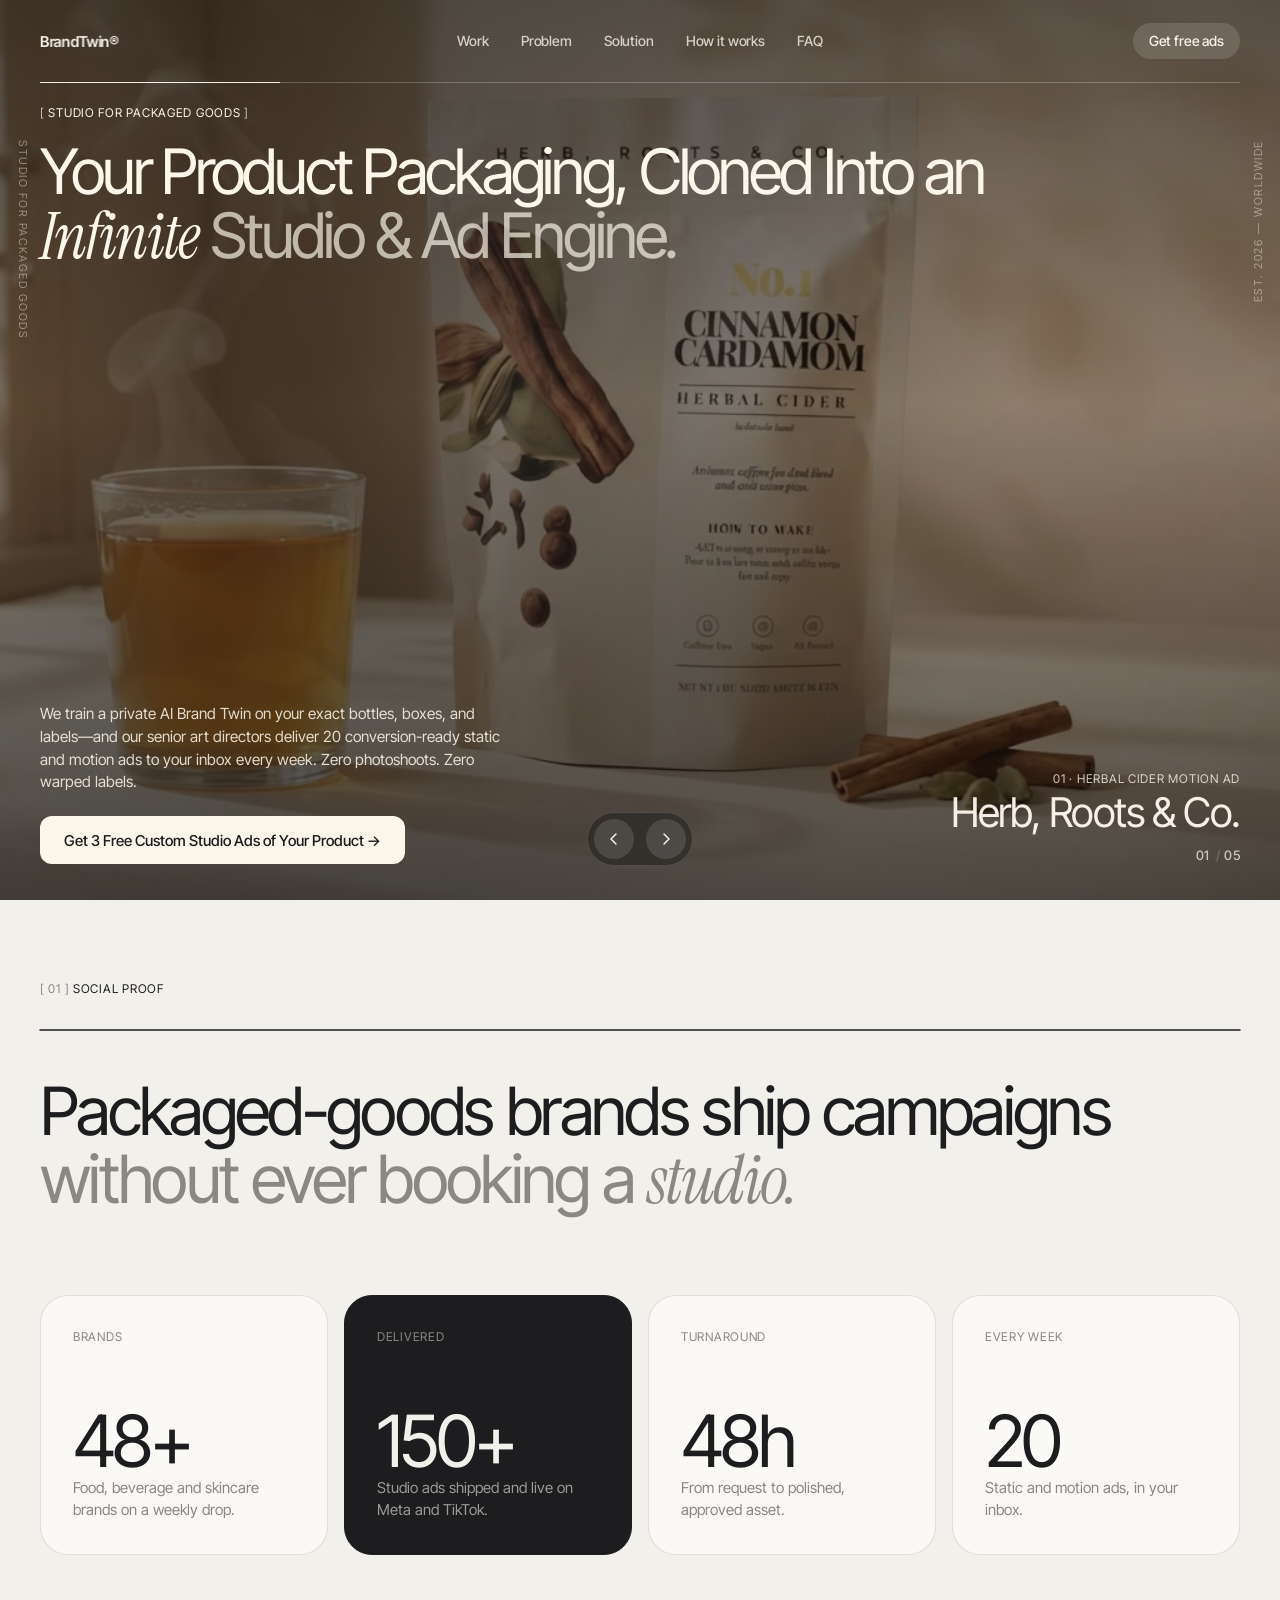
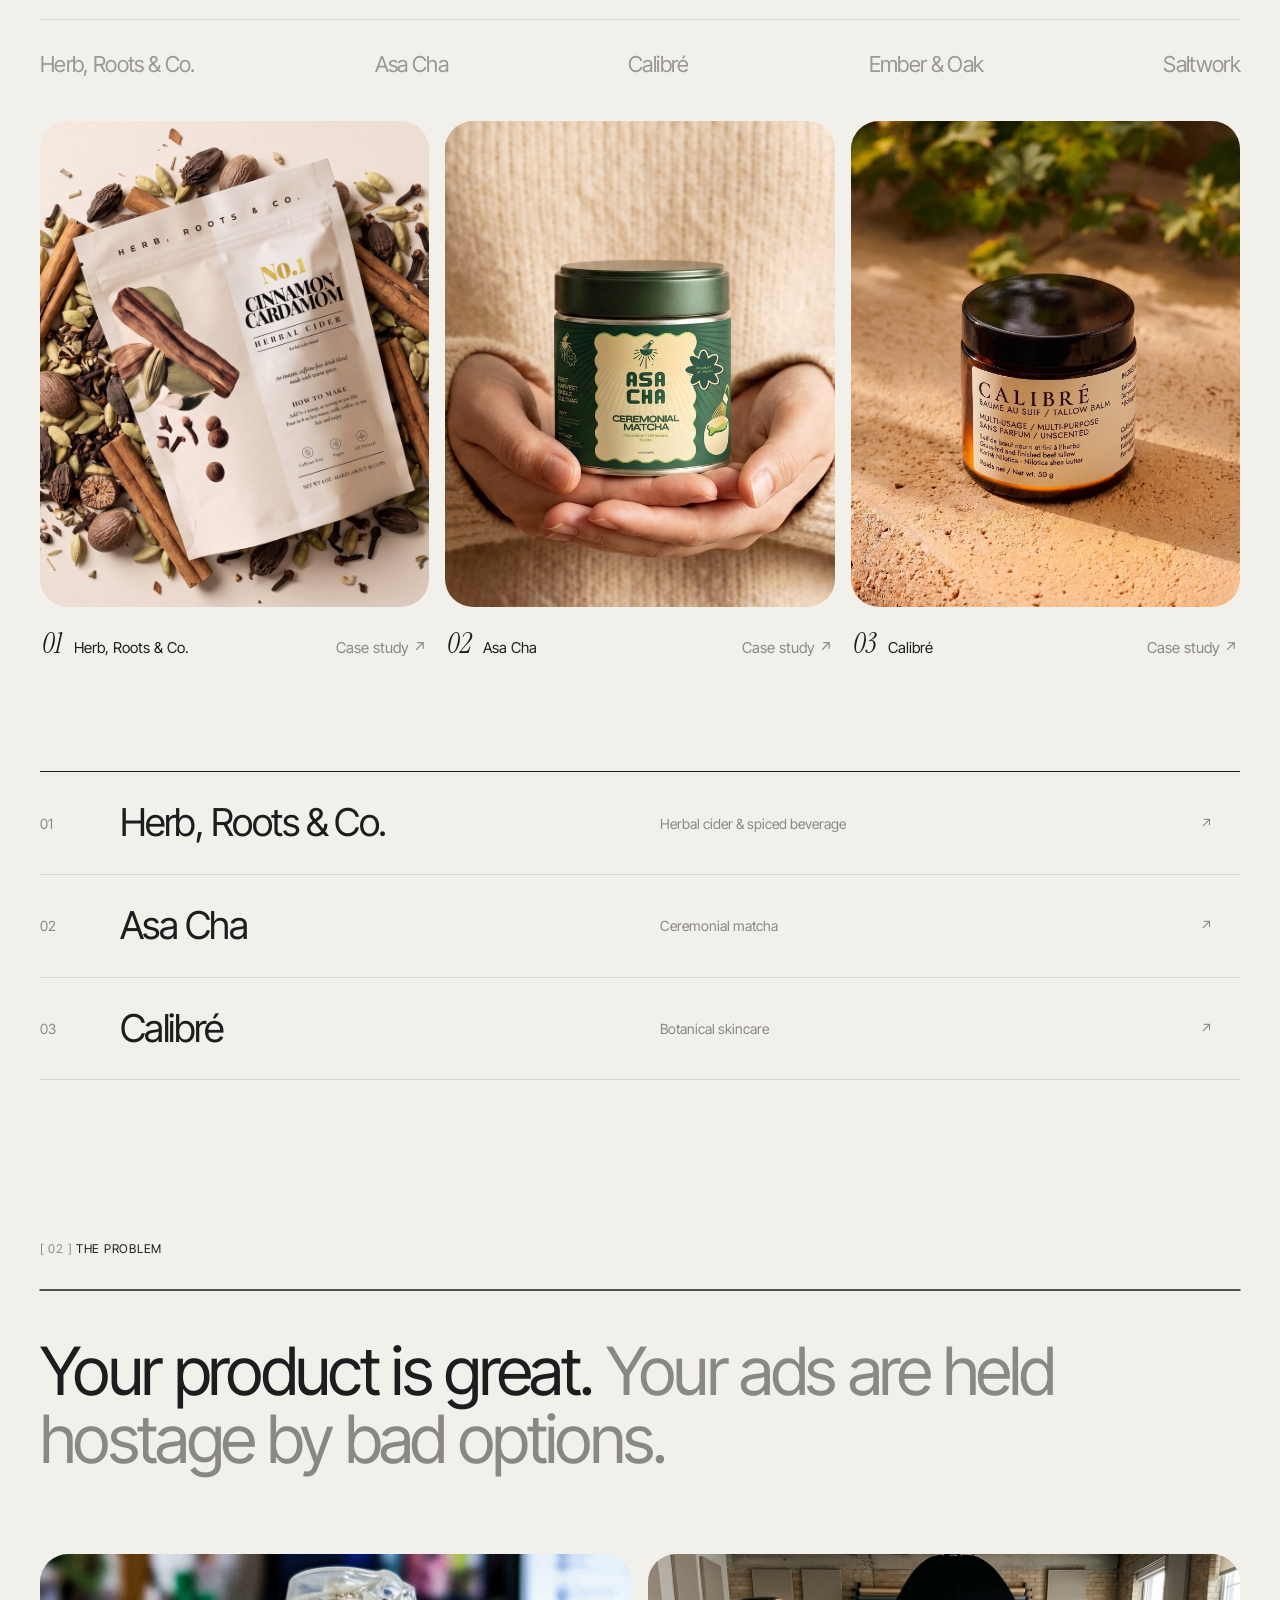
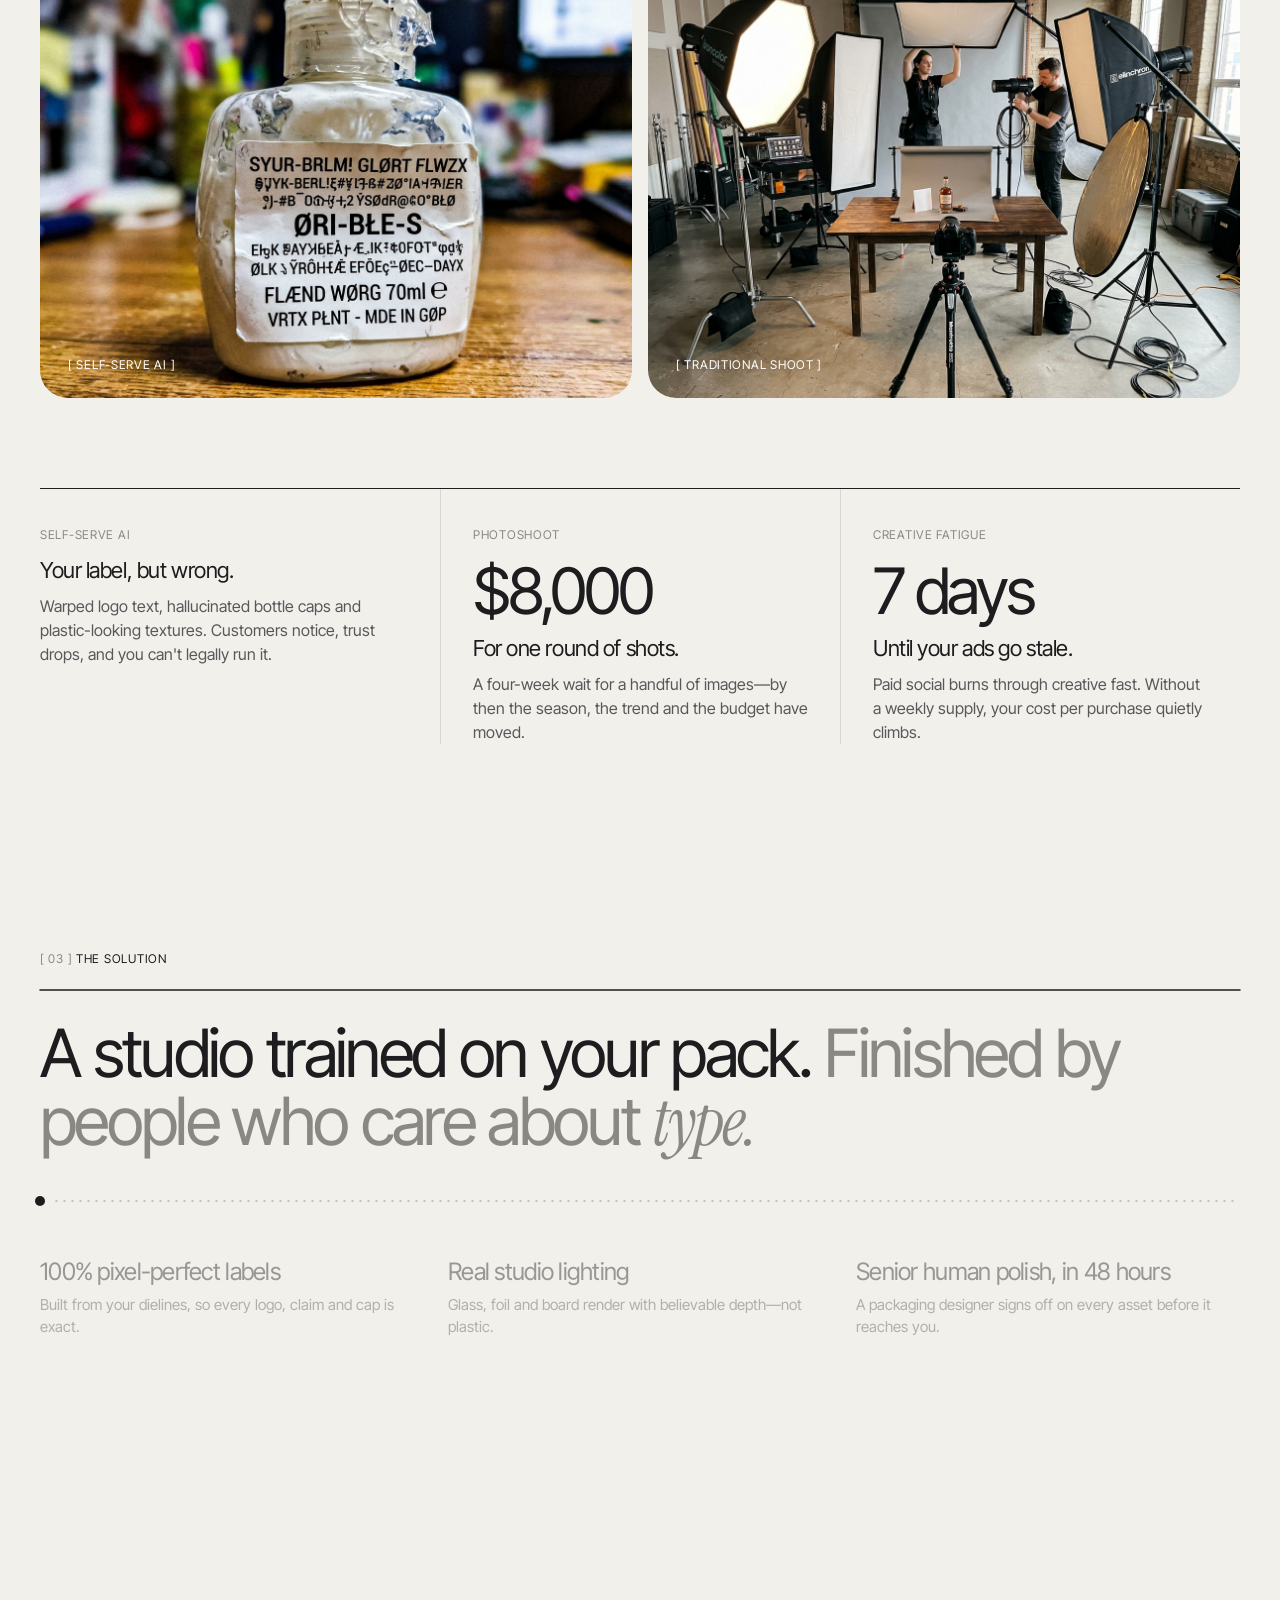
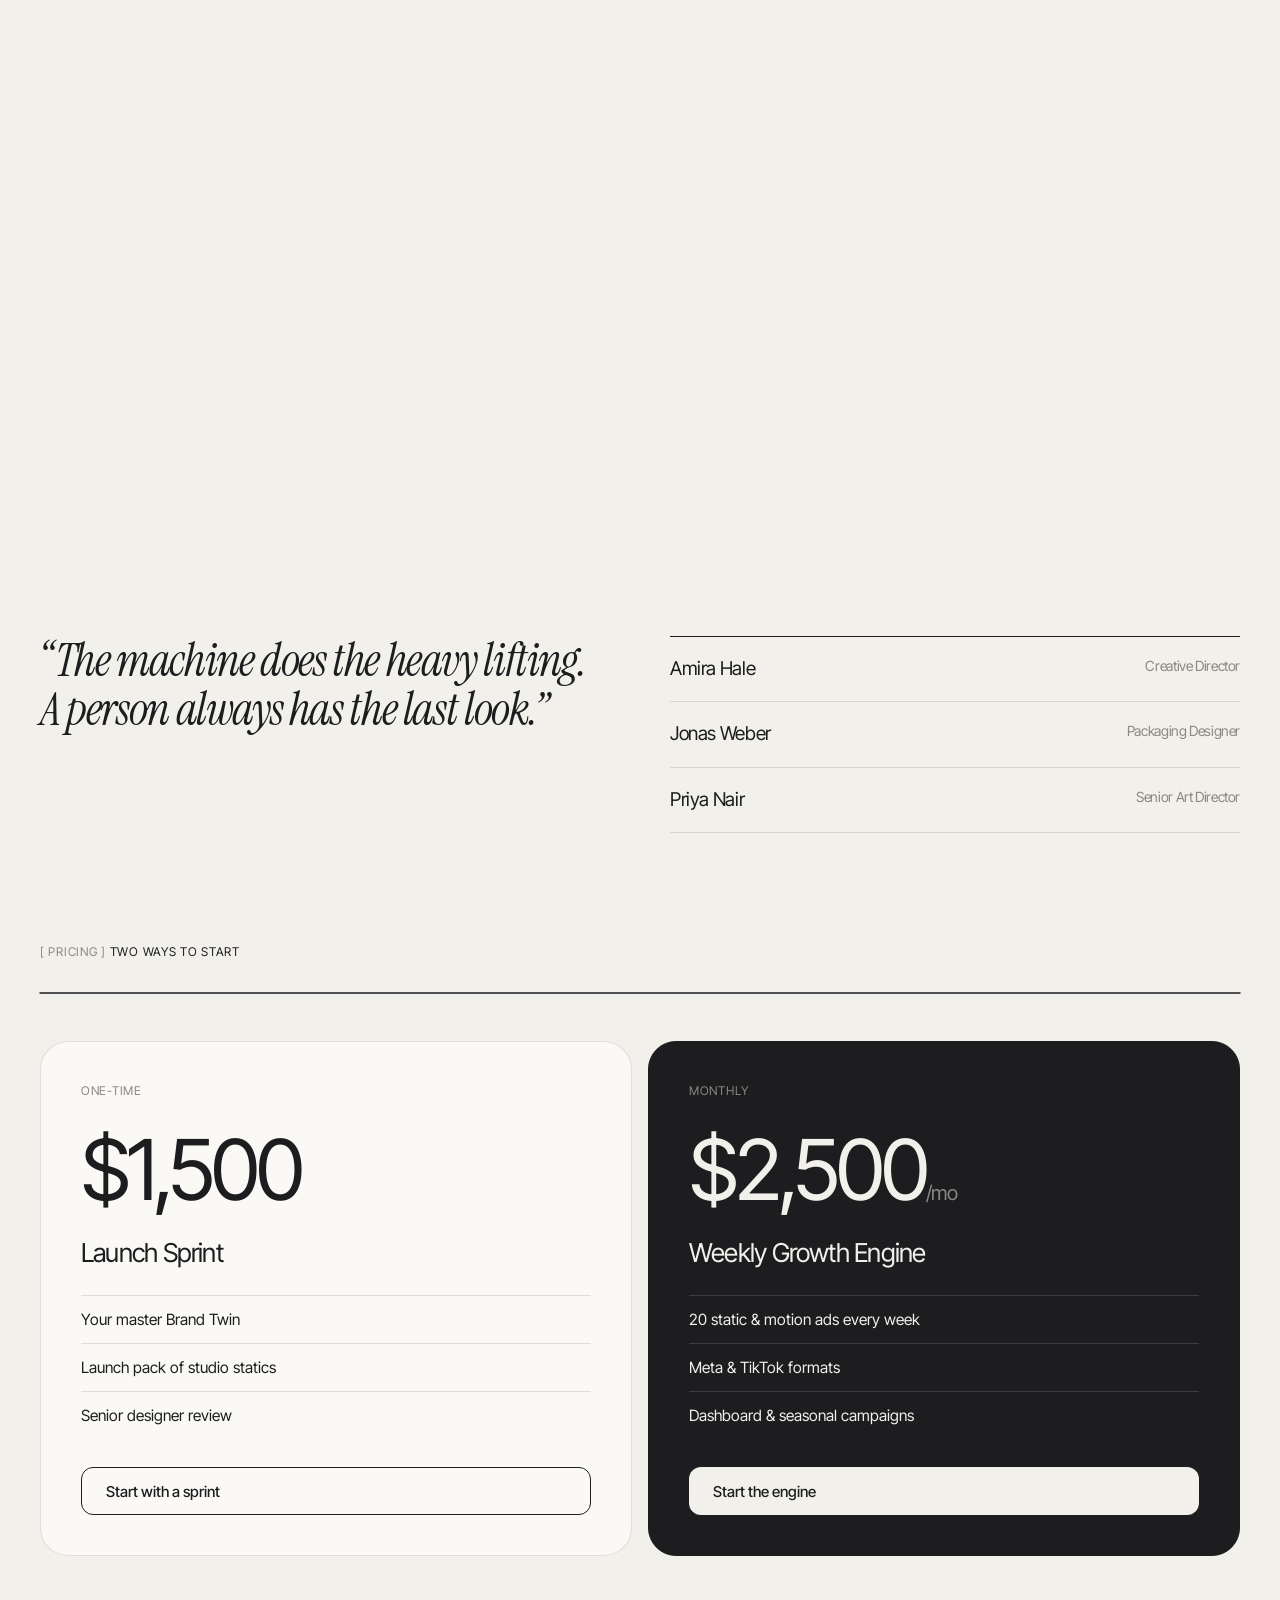
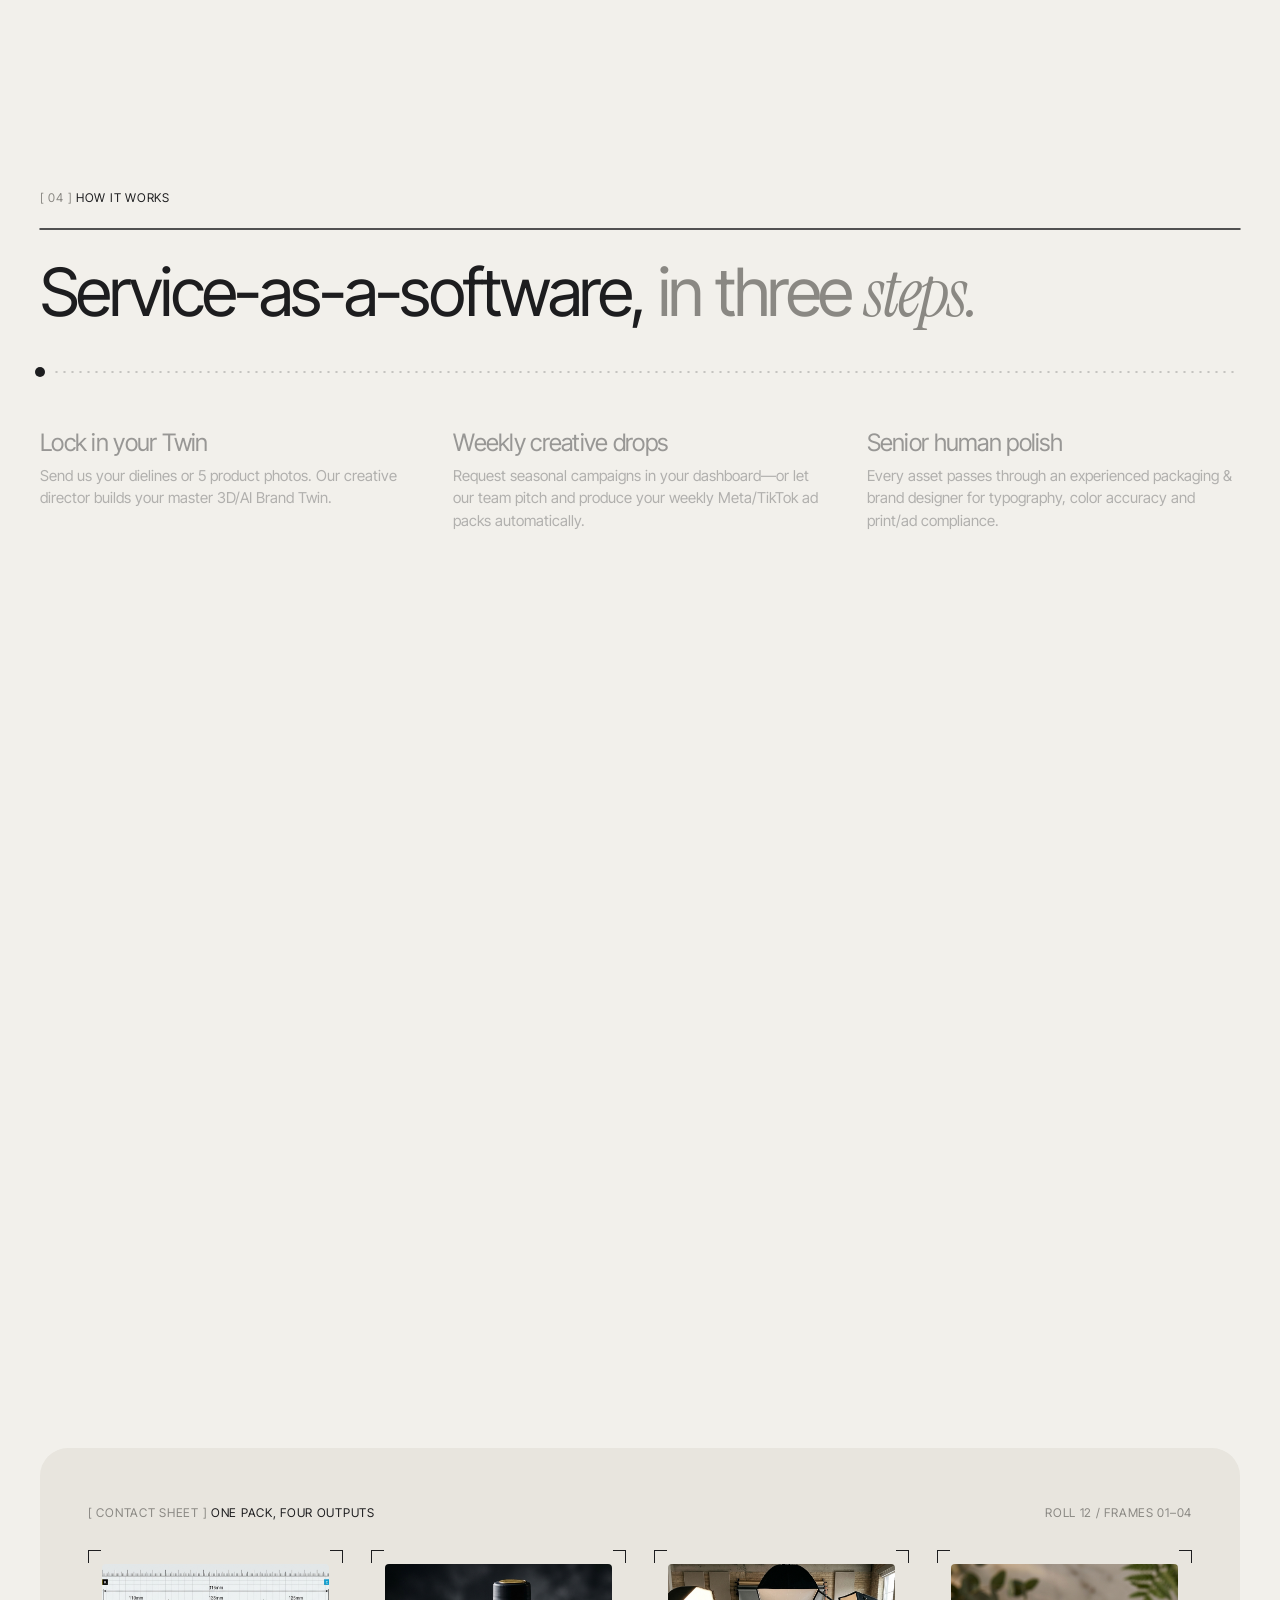
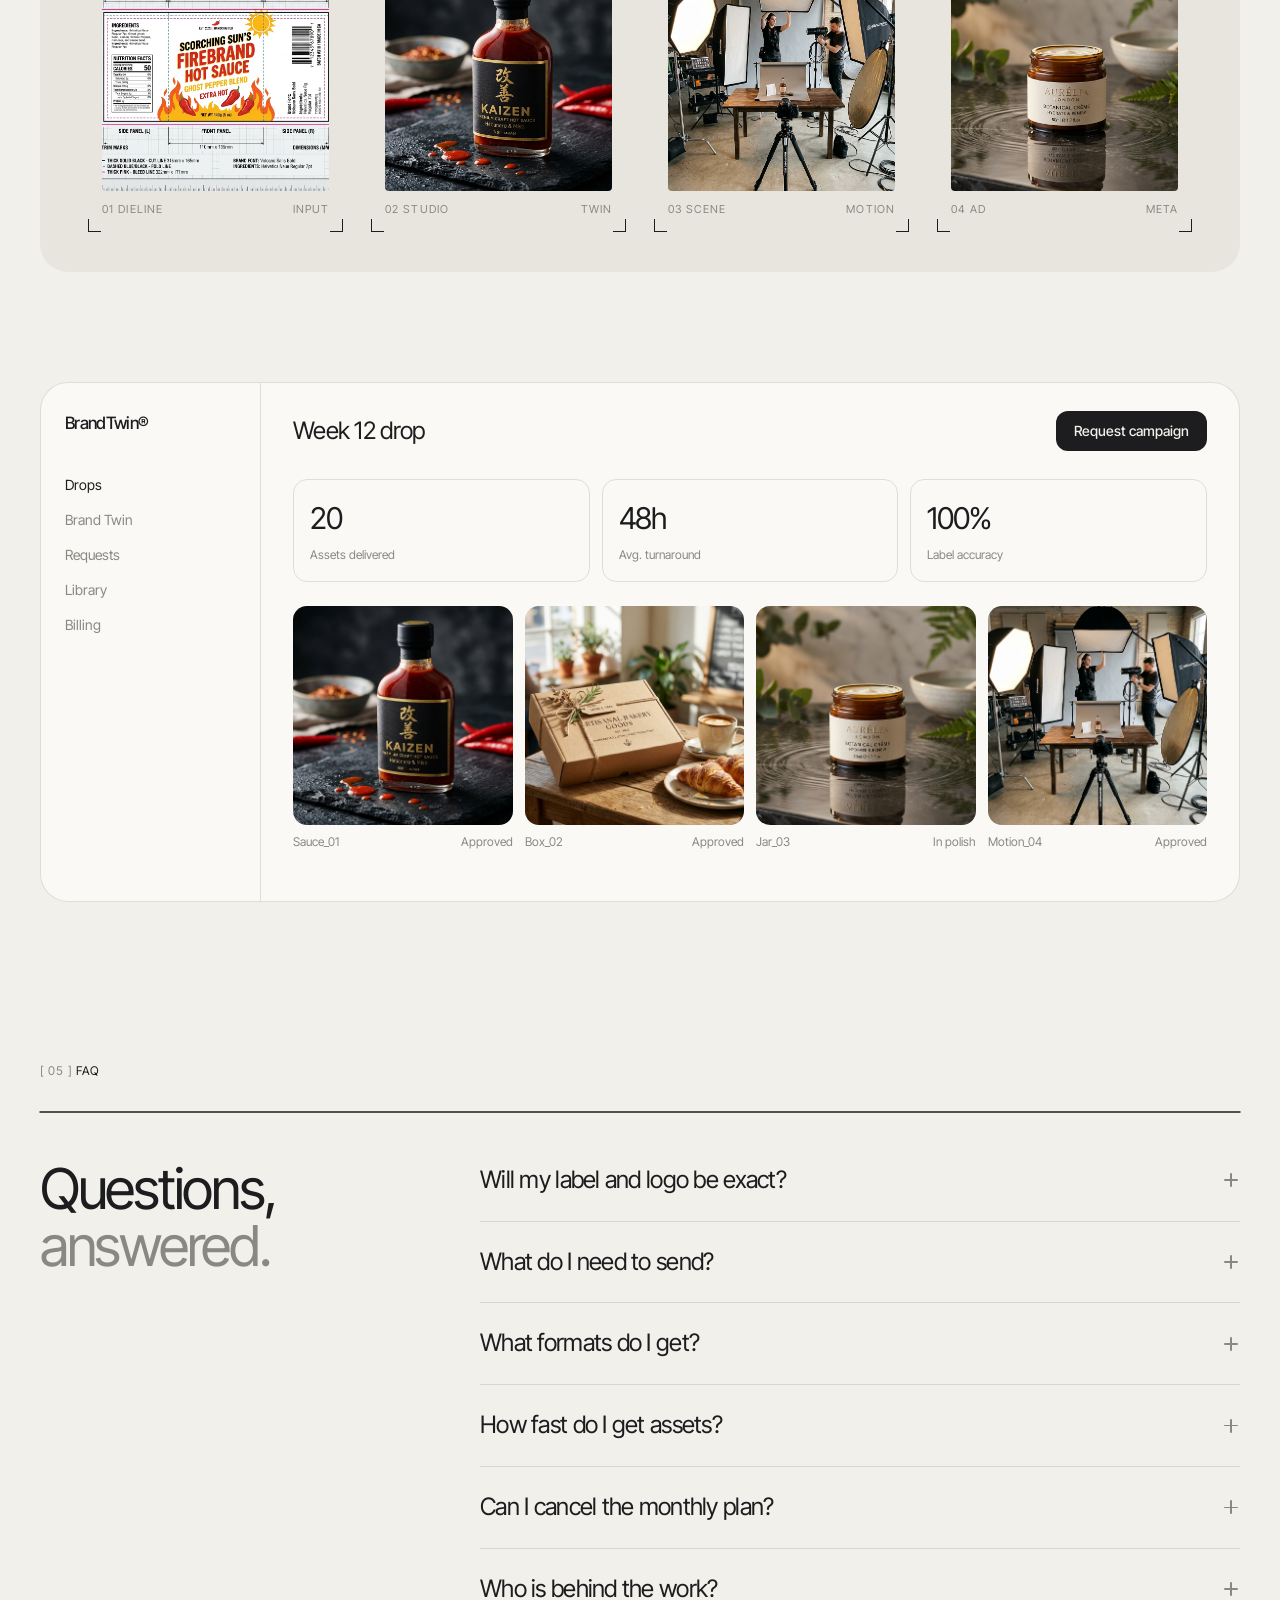
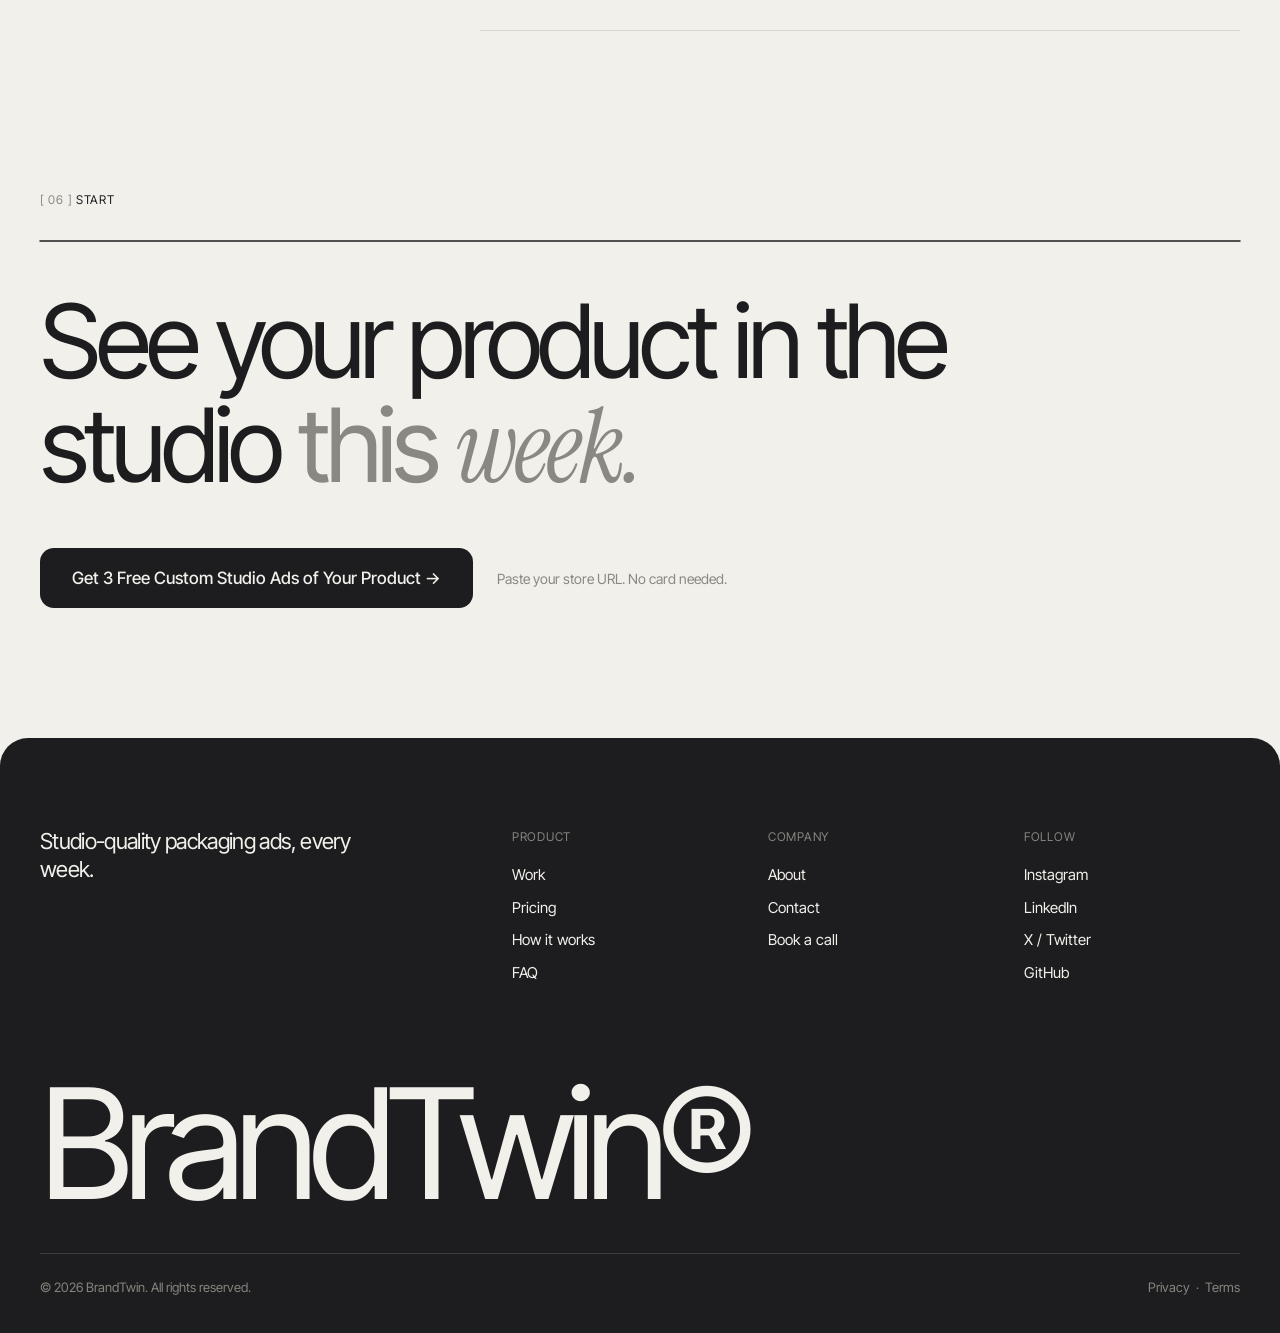
<file: index.html>
<!DOCTYPE html>
<html lang="en">
<head>
<meta charset="utf-8">
<meta name="viewport" content="width=device-width, initial-scale=1">
<title>BrandTwin — Your Product Packaging, Cloned Into an Infinite Studio & Ad Engine</title>
<meta name="description" content="A private AI Brand Twin trained on your packaging, polished by senior art directors. 20 conversion-ready ads every week.">
<link rel="preconnect" href="https://fonts.googleapis.com">
<link rel="preconnect" href="https://fonts.gstatic.com" crossorigin>
<link href="https://fonts.googleapis.com/css2?family=Inter+Tight:wght@300;400;500&family=Instrument+Serif:ital@0;1&display=swap" rel="stylesheet">
<link rel="stylesheet" href="floating-navbar.css">
<link rel="stylesheet" href="elastic-divider.css">
<link rel="stylesheet" href="process-rail.css">
<link rel="stylesheet" href="curtain-slider.css">
<link rel="stylesheet" href="accordion.css">
<style>
:root{--bg:#F2F0EB;--ink:#1D1D1F;--mute:#8A8883;--line:rgba(29,29,31,.12);--card:#FAF9F6;--accent:#CC5500;--r:28px}
*{box-sizing:border-box;margin:0;padding:0}
html{scroll-behavior:smooth}
body{background:var(--bg);color:var(--ink);font-family:'Inter Tight',-apple-system,'Helvetica Neue',Arial,sans-serif;font-weight:400;line-height:1.5;-webkit-font-smoothing:antialiased}
img,video{display:block;max-width:100%}
a{color:inherit;text-decoration:none}
.wrap{max-width:1360px;margin:0 auto;padding:0 40px}
.cap{font-size:12px;letter-spacing:.06em;text-transform:uppercase;color:var(--mute);font-weight:400}
.cap b{font-weight:400;color:var(--ink)}
h1,h2,h3{font-weight:400;letter-spacing:-.04em;line-height:1.02}
h2{font-size:clamp(36px,5.2vw,76px)}
h2 em,h1 em{font-style:normal;color:var(--mute)}
section{padding:80px 0}
.logo{font-size:20px;letter-spacing:-.04em;font-weight:500}
.btn{display:inline-flex;align-items:center;gap:10px;height:48px;padding:0 24px;border-radius:12px;background:var(--ink);color:var(--bg);font:500 15px 'Inter Tight',sans-serif;border:0;cursor:pointer;transition:background .25s}
.btn:hover{background:var(--accent)}
.btn.sm{height:40px;padding:0 18px;font-size:14px}
.btn.ghost{background:transparent;color:var(--ink);border:1px solid var(--ink)}
.btn.ghost:hover{background:var(--ink);color:var(--bg)}
/* hero */
.hero{padding:120px 0 80px;border:0}
.hero h1{font-size:clamp(44px,7.4vw,118px);letter-spacing:-.05em;max-width:1200px;margin:28px 0 36px}
.hero-row{display:grid;grid-template-columns:1.1fr .9fr;gap:60px;align-items:end;margin-bottom:56px}
.hero-row p{font-size:19px;line-height:1.45;color:#4a4a4c;max-width:560px}
.hero-act{display:flex;gap:20px;align-items:center;flex-wrap:wrap;justify-content:flex-end}
.hero-act span{font-size:13px;color:var(--mute)}
.frame{position:relative;border-radius:var(--r);overflow:hidden;background:#ddd;aspect-ratio:16/8}
.frame video,.frame img{width:100%;height:100%;object-fit:cover}
.frame .tag{position:absolute;left:28px;bottom:24px;color:#fff;font-size:12px;letter-spacing:.06em;text-transform:uppercase}
.frame .ct{position:absolute;right:28px;bottom:24px;color:#fff;font-size:12px;letter-spacing:.06em}
/* proof */
.stats{display:grid;grid-template-columns:repeat(4,1fr);gap:16px;margin-top:80px}
.stat{border-radius:var(--r);background:var(--card);border:1px solid var(--line);padding:32px;min-height:260px;display:flex;flex-direction:column;justify-content:space-between}
.stat strong{font-weight:400;font-size:72px;letter-spacing:-.05em;line-height:1}
.stat p{font-size:15px;color:var(--mute);max-width:200px}
.stat.dark{background:var(--ink);color:var(--bg);border-color:var(--ink)}
.stat.dark p{color:#9b9a96}
.brands{display:flex;justify-content:space-between;flex-wrap:wrap;gap:20px;margin-top:64px;padding-top:28px;border-top:1px solid var(--line);font-size:22px;letter-spacing:-.03em;color:#9a9893}
.cases{display:grid;grid-template-columns:repeat(3,1fr);gap:16px;margin-top:40px}
.case{display:block}
.case .frame{aspect-ratio:4/5;border-radius:var(--r)}
.case .ph{display:flex;justify-content:space-between;padding:16px 2px;font-size:15px}
.case .ph span{color:var(--mute);transition:color .25s}
.case .frame img{transition:transform .8s cubic-bezier(.2,.7,.2,1)}
.case:hover .frame img{transform:scale(1.04)}
.case:hover .ph b:nth-child(2),.case:hover .ph span{color:var(--accent)}
/* problem */
.prob-top{display:grid;grid-template-columns:1fr 2fr;gap:60px}
.cost{display:grid;grid-template-columns:repeat(3,1fr);margin-top:90px;border-top:1px solid var(--ink)}
.cost>div{padding:32px 32px 0 0}
.cost>div+div{padding-left:32px;border-left:1px solid var(--line)}
.cost h3{font-size:22px;letter-spacing:-.02em;margin:14px 0 12px}
.cost .big{font-size:64px;letter-spacing:-.05em;line-height:1}
.cost p{color:#58585a;font-size:16px;max-width:340px}
.pair{display:grid;grid-template-columns:1fr 1fr;gap:16px;margin-top:80px}
.pair .frame{aspect-ratio:4/3}
.pair .frame .tag{color:#fff}
/* solution */
.sol-grid{display:grid;grid-template-columns:repeat(3,1fr);gap:16px;margin-top:80px}
.sol{background:var(--card);border:1px solid var(--line);border-radius:var(--r);padding:28px 32px;min-height:250px;display:flex;flex-direction:column;justify-content:space-between;cursor:pointer}
.sol h3{font-size:26px;letter-spacing:-.03em;margin-bottom:12px;line-height:1.1}
.sol p{color:#58585a;font-size:15.5px}
.price{display:grid;grid-template-columns:1fr 1fr;gap:16px;margin-top:16px}
.tier{border-radius:var(--r);padding:40px;border:1px solid var(--line);background:var(--card);display:flex;flex-direction:column;gap:28px;min-height:380px}
.tier.dark{background:var(--ink);color:var(--bg);border-color:var(--ink)}
.tier .amt{font-size:84px;letter-spacing:-.05em;line-height:1}
.tier .amt small{font-size:20px;color:var(--mute);letter-spacing:-.02em}
.tier ul{list-style:none;margin-top:auto;font-size:15.5px}
.tier li{padding:12px 0;border-top:1px solid var(--line)}
.tier.dark li{border-color:rgba(255,255,255,.14)}
.tier.dark .btn{background:var(--bg);color:var(--ink)}
.tier.dark .btn:hover{background:var(--accent);color:#fff}
/* how */
.steps{display:grid;grid-template-columns:repeat(3,1fr);gap:40px;margin:80px 0}
.steps-rail{column-gap:40px}
.step{padding-top:8px;cursor:pointer}
.step h3{font-size:30px;letter-spacing:-.03em;margin:32px 0 14px}
.step p{color:#58585a;max-width:360px}
.dash{border-radius:var(--r);background:var(--card);border:1px solid var(--line);overflow:hidden;display:grid;grid-template-columns:220px 1fr;min-height:520px}
.dash aside{border-right:1px solid var(--line);padding:28px 24px;font-size:14px;display:flex;flex-direction:column;gap:14px;color:var(--mute)}
.dash aside .logo{color:var(--ink);margin-bottom:24px;font-size:17px}
.dash aside .on{color:var(--ink)}
.dash main{padding:28px 32px}
.dh{display:flex;justify-content:space-between;align-items:center;margin-bottom:28px}
.dh h4{font-weight:400;font-size:24px;letter-spacing:-.03em}
.dg{display:grid;grid-template-columns:repeat(4,1fr);gap:12px}
.dg img{border-radius:14px;aspect-ratio:1;object-fit:cover;width:100%}
.dg .it{font-size:12px;color:var(--mute);display:flex;justify-content:space-between;margin-top:8px}
.dm{display:grid;grid-template-columns:repeat(3,1fr);gap:12px;margin-bottom:24px}
.dm div{border:1px solid var(--line);border-radius:14px;padding:16px}
.dm strong{display:block;font-weight:400;font-size:30px;letter-spacing:-.04em}
.dm span{font-size:12px;color:var(--mute)}
/* faq */
.faq-grid{display:grid;grid-template-columns:1fr 2fr;gap:60px}
details{border-top:1px solid var(--line);padding:26px 0}
details:last-child{border-bottom:1px solid var(--line)}
summary{list-style:none;cursor:pointer;display:flex;justify-content:space-between;font-size:24px;letter-spacing:-.03em}
summary::-webkit-details-marker{display:none}
summary::after{content:"+";color:var(--mute);font-size:28px;line-height:1}
details[open] summary::after{content:"–"}
details p{margin-top:16px;color:#58585a;max-width:620px;font-size:16.5px}
/* cta */
.cta{text-align:left}
.cta h2{font-size:clamp(44px,8vw,128px);letter-spacing:-.05em;margin:28px 0 48px;max-width:1100px}
.cta .row{display:flex;gap:24px;align-items:center;flex-wrap:wrap}
.cta .row span{color:var(--mute);font-size:14px}
.btn.lg{height:60px;padding:0 32px;font-size:17px;border-radius:14px}
/* footer */
footer{background:var(--ink);color:var(--bg);padding:90px 0 36px;border-radius:var(--r) var(--r) 0 0}
.fg{display:grid;grid-template-columns:2fr 1fr 1fr 1fr;gap:40px}
.fl{font-size:clamp(60px,12vw,190px);letter-spacing:-.06em;line-height:.9;margin-top:90px;font-weight:400}
footer h5{font-weight:400;font-size:12px;letter-spacing:.06em;text-transform:uppercase;color:#85847f;margin-bottom:18px}
footer ul{list-style:none;display:grid;gap:10px;font-size:15px}
footer a:hover{color:var(--accent)}
footer .lead{font-size:22px;letter-spacing:-.03em;max-width:340px;line-height:1.25}
.fb{display:flex;justify-content:space-between;margin-top:40px;padding-top:24px;border-top:1px solid rgba(255,255,255,.14);font-size:13px;color:#85847f}
/* modal */
.md{position:fixed;inset:0;background:rgba(20,20,20,.5);display:none;align-items:center;justify-content:center;z-index:100;padding:20px}
.md.on{display:flex}
.box{background:var(--bg);border-radius:var(--r);padding:40px;width:100%;max-width:480px}
.box h3{font-size:32px;letter-spacing:-.04em;margin:12px 0 24px}
.box input{width:100%;height:52px;border:1px solid var(--line);background:var(--card);border-radius:12px;padding:0 16px;font:400 16px 'Inter Tight',sans-serif;margin-bottom:12px;color:var(--ink)}
.box input:focus{outline:2px solid var(--ink);outline-offset:1px}
.box .x{float:right;background:none;border:0;font-size:14px;color:var(--mute);cursor:pointer}
.rv{opacity:0;transform:translateY(24px);transition:opacity .9s cubic-bezier(.2,.7,.2,1),transform .9s cubic-bezier(.2,.7,.2,1)}
.rv.in{opacity:1;transform:none}
section{padding:80px 0}
section.cta{padding-bottom:130px}
.eldv_block{margin-bottom:-28px}
.eldv_divider{margin-bottom:-12px}
.faq-grid details:first-child{border-top:0;padding-top:6px}
@media(prefers-reduced-motion:reduce){.rv{opacity:0;transform:none;transition:none}html{scroll-behavior:auto}}
@media(max-width:900px){
.wrap{padding:0 20px}section{padding:48px 0}section.cta{padding-bottom:88px}.links{display:none}
.eldv_block{margin-bottom:-20px}.eldv_divider{margin-bottom:-8px}
.hero-row,.prob-top,.faq-grid,.pair,.price,.sol-grid,.cases,.steps,.cost,.fg{grid-template-columns:1fr}
.hero-act{justify-content:flex-start}.stats{grid-template-columns:1fr 1fr}.stat strong{font-size:48px}.stat{min-height:200px;padding:22px}
.frame{aspect-ratio:4/3}.cost>div+div{padding-left:0;border-left:0}.cost>div{padding-right:0}
.dash{grid-template-columns:1fr}.dash aside{display:none}.dg,.dm{grid-template-columns:1fr 1fr}.tier .amt{font-size:60px}
.fb{flex-direction:column;gap:8px}summary{font-size:20px}
}

.ser{font-family:'Instrument Serif',Georgia,serif;font-style:italic;font-weight:400;letter-spacing:-.03em;color:var(--ink)}
h2 em .ser,h1 em .ser{color:inherit}
.hero{position:relative;overflow:hidden;padding:120px 0 0;background:#E9E6DF}
.hero-bg{position:absolute;left:0;right:0;top:-8%;height:116%;background:url(hero_landscape.jpg) center bottom/cover no-repeat;will-change:transform}
.hero-bg::after{content:"";position:absolute;inset:0;background:linear-gradient(to bottom,rgba(242,240,235,.55),rgba(242,240,235,0) 45%,rgba(242,240,235,0) 80%,var(--bg))}
.hero .wrap{position:relative}
.vt{position:absolute;top:140px;font-size:11px;letter-spacing:.14em;text-transform:uppercase;color:var(--ink);writing-mode:vertical-rl;opacity:.7;z-index:2}
.vt.l{left:14px}.vt.r{right:14px;transform:rotate(180deg)}
.stage{position:relative;margin-top:30px;padding-bottom:120px}
.stage .frame{aspect-ratio:16/9;width:78%;margin-left:auto}
.stage .mini{position:absolute;left:0;bottom:60px;width:28%;aspect-ratio:4/5;border-radius:var(--r);overflow:hidden;transform:rotate(-3deg);border:8px solid var(--bg)}
.stage .mini img{width:100%;height:100%;object-fit:cover}
.note{position:absolute;left:24%;top:-30px;font-family:'Instrument Serif',serif;font-style:italic;font-size:26px;color:var(--ink);transform:rotate(-4deg);white-space:nowrap;z-index:2}
.note svg{display:block;margin:2px 0 0 40px}
.hero-row{margin-bottom:0}
.cases{align-items:start}
.case:nth-child(2){margin-top:90px}
.case:nth-child(3){margin-top:30px}
.case:nth-child(2) .frame{aspect-ratio:3/4}
.case .num{font-family:'Instrument Serif',serif;font-style:italic;font-weight:400;font-size:28px;color:var(--ink)}
.case .ph{align-items:baseline;gap:12px}
.idx{margin-top:90px;border-top:1px solid var(--ink)}
.idx a{display:grid;grid-template-columns:80px 1fr 1fr 40px;align-items:center;padding:22px 0;border-bottom:1px solid var(--line);font-size:clamp(24px,3vw,44px);letter-spacing:-.04em;transition:padding .35s,color .35s}
.idx a span{font-size:14px;color:var(--mute);letter-spacing:0}
.idx a:hover{padding-left:20px;color:var(--accent)}
.sheet{margin:80px 0 110px;background:#E8E5DE;border-radius:var(--r);padding:56px 48px 40px}
.sheet-row{display:grid;grid-template-columns:repeat(4,1fr);gap:28px}
.cs{position:relative;padding:14px}
.cs::before,.cs::after,.cs i::before,.cs i::after{content:"";position:absolute;width:12px;height:12px;border:0 solid var(--ink)}
.cs::before{left:0;top:0;border-width:1px 0 0 1px}.cs::after{right:0;top:0;border-width:1px 1px 0 0}
.cs i::before{left:0;bottom:0;border-width:0 0 1px 1px}.cs i::after{right:0;bottom:0;border-width:0 1px 1px 0}
.cs img{aspect-ratio:1;object-fit:cover;width:100%;border-radius:4px}
.cs figcaption{display:flex;justify-content:space-between;font-size:11px;letter-spacing:.1em;text-transform:uppercase;color:var(--mute);margin-top:10px}
.sheet-top{display:flex;justify-content:space-between;margin-bottom:28px}
.team{display:grid;grid-template-columns:1fr 1fr;gap:60px;margin-top:80px;align-items:start}
.team .quote{font-family:'Instrument Serif',serif;font-style:italic;font-size:clamp(30px,3.6vw,52px);line-height:1.08;letter-spacing:-.03em}
.ppl{border-top:1px solid var(--ink)}
.ppl div{display:flex;justify-content:space-between;padding:18px 0;border-bottom:1px solid var(--line);font-size:19px;letter-spacing:-.02em}
.ppl span{color:var(--mute);font-size:14px}
@media(max-width:900px){.vt{display:none}.stage .frame{width:100%}.stage .mini{position:relative;bottom:auto;width:50%;margin-top:-60px;margin-left:10px}.stage{padding-bottom:60px}.note{display:none}
.case:nth-child(n){margin-top:0}.idx a{grid-template-columns:40px 1fr}.idx a span:nth-of-type(2),.idx a span:last-child{display:none}.sheet-row{grid-template-columns:1fr 1fr}.sheet{padding:28px 16px}.team{grid-template-columns:1fr}}

/* v4 hero: full-bleed 5-video curtain slider */
.hero{height:100vh;height:100svh;min-height:660px;padding:0;display:flex;flex-direction:column;background:#101010;color:#FBF6EA}
.hero>.wrap{flex:1;display:flex;flex-direction:column;width:100%;padding-top:104px;padding-bottom:36px;position:relative;z-index:3;pointer-events:none}
.hero .cap{color:rgba(251,246,234,.72)}
.hero .cap b{color:#FBF6EA}
.hero h1{font-size:clamp(38px,4.9vw,84px);margin:18px 0 0;max-width:980px;color:#FBF6EA}
.hero h1 .ser{color:#FBF6EA}
.hero h1 em{color:rgba(251,246,234,.68)}
.vt{color:rgba(251,246,234,.62);z-index:3;pointer-events:none}
.hero-low{margin-top:auto;display:flex;justify-content:space-between;align-items:flex-end;gap:40px}
.hero-low p{font-size:clamp(15px,1.2vw,17.5px);line-height:1.48;color:rgba(251,246,234,.86);max-width:460px;margin-bottom:22px}
.hero-low .btn{background:#FBF6EA;color:var(--ink);pointer-events:auto}
.hero-low .btn:hover{background:var(--accent);color:#fff}
.case:nth-child(2),.case:nth-child(3){margin-top:0}
.case:nth-child(2) .frame{aspect-ratio:4/5}
@media(max-width:900px){.hero{height:100svh;min-height:640px}.hero>.wrap{padding-top:90px;padding-bottom:96px}.hero-low{flex-direction:column;align-items:flex-start;gap:16px;margin-top:auto}.hero-low p{margin-bottom:14px}}
@media(max-height:700px) and (min-width:901px){.hero h1{font-size:clamp(36px,4.4vw,66px)}}
</style>
</head>
<body>
<header
  class="fnb_wrap"
  data-anm-floating-navbar
  data-anm-dock-threshold="80"
  data-anm-dock-duration="0.42"
  data-anm-dock-ease="annnimate"
  data-anm-dock-mode="toggle"
  data-anm-dock-offset="12"
  data-anm-dock-mark="B"
>
  <div class="fnb_bg" data-anm-fnb-bg aria-hidden="true"></div>

  <nav class="fnb_nav" data-anm-fnb-nav aria-label="Main">
    <a class="fnb_logo" data-anm-fnb-logo href="#top" aria-label="BrandTwin">
      <span class="fnb_logo_text" data-anm-fnb-logo-text>BrandTwin®</span>
    </a>

    <ul class="fnb_links">
      <li class="fnb_links_item"><a class="fnb_link" data-anm-fnb-link href="#proof">Work</a></li>
      <li class="fnb_links_item"><a class="fnb_link" data-anm-fnb-link href="#problem">Problem</a></li>
      <li class="fnb_links_item"><a class="fnb_link" data-anm-fnb-link href="#solution">Solution</a></li>
      <li class="fnb_links_item"><a class="fnb_link" data-anm-fnb-link href="#how">How it works</a></li>
      <li class="fnb_links_item"><a class="fnb_link" data-anm-fnb-link href="#faq">FAQ</a></li>
    </ul>

    <a class="fnb_cta" data-anm-fnb-cta href="#cta" data-open>Get free ads</a>
  </nav>
</header>

<header class="hero" id="top">
  <div
    class="cs_wrap"
    data-anm-curtain-slider
    data-anm-duration="1.1"
    data-anm-ease="annnimate"
    data-anm-columns="12"
    data-anm-auto="5"
    data-anm-drag="true"
  >
    <div class="cs_slides" data-anm-cs-slides>
      <div class="cs_slide" data-anm-cs-slide data-title="Herb, Roots &amp; Co." data-label="01 · Herbal Cider Motion Ad">
        <video src="hero_herbal_cider.mp4" poster="hero_herbal_cider_poster.jpg" muted loop playsinline></video>
      </div>
      <div class="cs_slide" data-anm-cs-slide data-title="Asa Cha" data-label="02 · Ceremonial Matcha Film">
        <video src="hero_ceremonial_matcha.mp4" poster="hero_ceremonial_matcha_poster.jpg" muted loop playsinline></video>
      </div>
      <div class="cs_slide" data-anm-cs-slide data-title="Calibré" data-label="03 · Botanical Tallow Balm Ad">
        <video src="hero_tallow_balm.mp4" poster="hero_tallow_balm_poster.jpg" muted loop playsinline></video>
      </div>
      <div class="cs_slide" data-anm-cs-slide data-title="Virtual Studio Set" data-label="04 · Lighting &amp; Physics Engine">
        <video src="hero_ad_04.mp4" poster="studio_shoot.jpg" muted loop playsinline></video>
      </div>
      <div class="cs_slide" data-anm-cs-slide data-title="Dieline to Final Ad" data-label="05 · End-to-End Pipeline">
        <video src="hero_split_screen.mp4" poster="sauce_dieline.jpg" muted loop playsinline></video>
      </div>
    </div>
    <div class="cs_stage" data-anm-cs-stage></div>
  </div>
  <span class="vt l">Studio for packaged goods</span>
  <span class="vt r">Est. 2026 — Worldwide</span>
  <div class="wrap">
    <div class="cap rv">[ <b>Studio for packaged goods</b> ]</div>
    <h1 class="rv">Your Product Packaging, Cloned Into an <span class="ser">Infinite</span> <em>Studio &amp; Ad Engine.</em></h1>
    <div class="hero-low rv">
      <div>
        <p>We train a private AI Brand Twin on your exact bottles, boxes, and labels—and our senior art directors deliver 20 conversion-ready static and motion ads to your inbox every week. Zero photoshoots. Zero warped labels.</p>
        <button class="btn" data-open>Get 3 Free Custom Studio Ads of Your Product →</button>
      </div>
    </div>
  </div>
</header>

<section id="proof" data-anm-fnb-hide-start><div class="wrap">
<div class="eldv_block rv"><div class="cap">[ 01 ] <b>Social proof</b></div></div>
<div class="eldv_divider" data-anm-elastic-divider data-anm-color="#1D1D1F" data-anm-weight="1.5" data-anm-frequency="2.6" data-anm-damping="0.72" data-anm-sensitivity="1" data-anm-max-amplitude="38"><svg class="eldv_svg" data-anm-elastic-divider-svg aria-hidden="true" focusable="false"><path class="eldv_path" data-anm-elastic-divider-path fill="none" stroke-linecap="round"></path></svg></div>
<h2 class="rv" style="max-width:1100px">Packaged-goods brands ship campaigns <em>without ever booking a <span class="ser">studio.</span></em></h2>
<div class="stats rv">
<div class="stat"><span class="cap">Brands</span><div><strong>48+</strong><p>Food, beverage and skincare brands on a weekly drop.</p></div></div>
<div class="stat dark"><span class="cap">Delivered</span><div><strong>150+</strong><p>Studio ads shipped and live on Meta and TikTok.</p></div></div>
<div class="stat"><span class="cap">Turnaround</span><div><strong>48h</strong><p>From request to polished, approved asset.</p></div></div>
<div class="stat"><span class="cap">Every week</span><div><strong>20</strong><p>Static and motion ads, in your inbox.</p></div></div>
</div>
<div class="brands rv"><span>Herb, Roots &amp; Co.</span><span>Asa Cha</span><span>Calibré</span><span>Ember &amp; Oak</span><span>Saltwork</span></div>
<div class="cases rv">
<a class="case" href="work/herb-roots-co.html"><div class="frame"><img src="assets/work/herb-roots/01-spice-flatlay.jpg" alt="Herb, Roots &amp; Co. herbal cider pouch studio flatlay"></div><div class="ph"><b class="num">01</b><b style="font-weight:400;margin-right:auto">Herb, Roots &amp; Co.</b><span>Case study ↗</span></div></a>
<a class="case" href="work/asa-cha.html"><div class="frame"><img src="assets/work/asa-cha/03-tin-in-hands.jpg" alt="Asa Cha Ceremonial Matcha tin studio shot"></div><div class="ph"><b class="num">02</b><b style="font-weight:400;margin-right:auto">Asa Cha</b><span>Case study ↗</span></div></a>
<a class="case" href="work/calibre.html"><div class="frame"><img src="assets/work/calibre/05-travertine-jar.jpg" alt="Calibré Botanical Tallow Balm amber jar on travertine"></div><div class="ph"><b class="num">03</b><b style="font-weight:400;margin-right:auto">Calibré</b><span>Case study ↗</span></div></a>
</div>
<div class="idx rv">
<a href="work/herb-roots-co.html"><span>01</span>Herb, Roots &amp; Co.<span>Herbal cider &amp; spiced beverage</span><span>↗</span></a>
<a href="work/asa-cha.html"><span>02</span>Asa Cha<span>Ceremonial matcha</span><span>↗</span></a>
<a href="work/calibre.html"><span>03</span>Calibré<span>Botanical skincare</span><span>↗</span></a>
</div>
</div></section>

<section id="problem"><div class="wrap">
<div class="eldv_block rv"><div class="cap">[ 02 ] <b>The problem</b></div></div>
<div class="eldv_divider" data-anm-elastic-divider data-anm-color="#1D1D1F" data-anm-weight="1.5" data-anm-frequency="2.6" data-anm-damping="0.72" data-anm-sensitivity="1" data-anm-max-amplitude="38"><svg class="eldv_svg" data-anm-elastic-divider-svg aria-hidden="true" focusable="false"><path class="eldv_path" data-anm-elastic-divider-path fill="none" stroke-linecap="round"></path></svg></div>
<h2 class="rv" style="max-width:1100px">Your product is great. <em>Your ads are held hostage by bad options.</em></h2>
<div class="pair rv">
<div class="frame"><img src="generic_ai.jpg" alt="Generic AI output with warped label"><span class="tag">[ Self-serve AI ]</span></div>
<div class="frame"><img src="studio_shoot.jpg" alt="Traditional photoshoot"><span class="tag">[ Traditional shoot ]</span></div>
</div>
<div class="cost rv">
<div><span class="cap">Self-serve AI</span><h3>Your label, but wrong.</h3><p>Warped logo text, hallucinated bottle caps and plastic-looking textures. Customers notice, trust drops, and you can't legally run it.</p></div>
<div><span class="cap">Photoshoot</span><div class="big" style="margin-top:14px">$8,000</div><h3>For one round of shots.</h3><p>A four-week wait for a handful of images—by then the season, the trend and the budget have moved.</p></div>
<div><span class="cap">Creative fatigue</span><div class="big" style="margin-top:14px">7 days</div><h3>Until your ads go stale.</h3><p>Paid social burns through creative fast. Without a weekly supply, your cost per purchase quietly climbs.</p></div>
</div>
</div></section>

<section id="solution" style="padding-top:0"><div class="wrap">
<div class="prl_wrap" data-anm-process-rail data-anm-scrub="0.25" data-anm-bead-size="10" data-anm-sticky="true" data-anm-stagger="0.08">
  <div class="prl_stage">
    <div>
      <div class="eldv_block rv"><div class="cap">[ 03 ] <b>The solution</b></div></div>
      <div class="eldv_divider" data-anm-elastic-divider data-anm-color="#1D1D1F" data-anm-weight="1.5" data-anm-frequency="2.6" data-anm-damping="0.72" data-anm-sensitivity="1" data-anm-max-amplitude="38"><svg class="eldv_svg" data-anm-elastic-divider-svg aria-hidden="true" focusable="false"><path class="eldv_path" data-anm-elastic-divider-path fill="none" stroke-linecap="round"></path></svg></div>
      <h2 class="rv" style="max-width:1100px">A studio trained on your pack. <em>Finished by people who care about <span class="ser">type.</span></em></h2>
    </div>
    <div class="prl_rail" data-anm-prl-rail>
      <svg class="prl_svg prl_svg_desktop" viewBox="0 0 1200 40" aria-hidden="true" focusable="false">
        <path class="prl_path" data-anm-prl-path="desktop" d="M 20 20 L 1180 20" />
      </svg>
      <svg class="prl_svg prl_svg_mobile" viewBox="0 0 80 560" aria-hidden="true" focusable="false">
        <path class="prl_path" data-anm-prl-path="mobile" d="M 40 16 L 40 544" />
      </svg>
      <span class="prl_bead" data-anm-prl-bead></span>
      <ol class="prl_steps">
        <li class="prl_step" data-anm-prl-step>
          <button type="button" class="prl_step_btn">
            <span class="prl_step_num" data-anm-prl-num aria-hidden="true">01</span>
            <span class="prl_step_title">100% pixel-perfect labels</span>
            <span class="prl_step_text">Built from your dielines, so every logo, claim and cap is exact.</span>
            <span class="prl_step_media" data-anm-prl-media>
              <img src="sauce_dieline.jpg" alt="100% pixel-perfect labels built from dielines" loading="lazy" />
            </span>
          </button>
        </li>
        <li class="prl_step" data-anm-prl-step>
          <button type="button" class="prl_step_btn">
            <span class="prl_step_num" data-anm-prl-num aria-hidden="true">02</span>
            <span class="prl_step_title">Real studio lighting</span>
            <span class="prl_step_text">Glass, foil and board render with believable depth—not plastic.</span>
            <span class="prl_step_media" data-anm-prl-media>
              <img src="sauce_studio.jpg" alt="Real studio lighting on glass and foil packaging" loading="lazy" />
            </span>
          </button>
        </li>
        <li class="prl_step" data-anm-prl-step>
          <button type="button" class="prl_step_btn">
            <span class="prl_step_num" data-anm-prl-num aria-hidden="true">03</span>
            <span class="prl_step_title">Senior human polish, in 48 hours</span>
            <span class="prl_step_text">A packaging designer signs off on every asset before it reaches you.</span>
            <span class="prl_step_media" data-anm-prl-media>
              <img src="cosmetics_studio.jpg" alt="Senior human polish on studio packaging shot" loading="lazy" />
            </span>
          </button>
        </li>
      </ol>
    </div>
  </div>
</div>
<div class="team rv"><div class="quote">“The machine does the heavy lifting. A person always has the last look.”</div>
<div class="ppl"><div>Amira Hale<span>Creative Director</span></div><div>Jonas Weber<span>Packaging Designer</span></div><div>Priya Nair<span>Senior Art Director</span></div></div></div>
<div class="eldv_block rv" style="margin-top:110px"><div class="cap">[ Pricing ] <b>Two ways to start</b></div></div>
<div class="eldv_divider" data-anm-elastic-divider data-anm-color="#1D1D1F" data-anm-weight="1.5" data-anm-frequency="2.6" data-anm-damping="0.72" data-anm-sensitivity="1" data-anm-max-amplitude="38"><svg class="eldv_svg" data-anm-elastic-divider-svg aria-hidden="true" focusable="false"><path class="eldv_path" data-anm-elastic-divider-path fill="none" stroke-linecap="round"></path></svg></div>
<div class="price rv" style="margin-top:0">
<div class="tier"><span class="cap">One-time</span><div class="amt">$1,500</div><div><h3 style="font-size:26px;letter-spacing:-.03em">Launch Sprint</h3></div>
<ul><li>Your master Brand Twin</li><li>Launch pack of studio statics</li><li>Senior designer review</li></ul><button class="btn ghost" data-open>Start with a sprint</button></div>
<div class="tier dark"><span class="cap">Monthly</span><div class="amt">$2,500<small>/mo</small></div><div><h3 style="font-size:26px;letter-spacing:-.03em">Weekly Growth Engine</h3></div>
<ul><li>20 static &amp; motion ads every week</li><li>Meta &amp; TikTok formats</li><li>Dashboard &amp; seasonal campaigns</li></ul><button class="btn" data-open>Start the engine</button></div>
</div>
</div></section>

<section id="how" style="padding-top:0"><div class="wrap">
<div class="prl_wrap" data-anm-process-rail data-anm-scrub="0.25" data-anm-bead-size="10" data-anm-sticky="true" data-anm-stagger="0.08">
  <div class="prl_stage">
    <div>
      <div class="eldv_block rv"><div class="cap">[ 04 ] <b>How it works</b></div></div>
      <div class="eldv_divider" data-anm-elastic-divider data-anm-color="#1D1D1F" data-anm-weight="1.5" data-anm-frequency="2.6" data-anm-damping="0.72" data-anm-sensitivity="1" data-anm-max-amplitude="38"><svg class="eldv_svg" data-anm-elastic-divider-svg aria-hidden="true" focusable="false"><path class="eldv_path" data-anm-elastic-divider-path fill="none" stroke-linecap="round"></path></svg></div>
      <h2 class="rv">Service-as-a-software, <em>in three <span class="ser">steps.</span></em></h2>
    </div>
    <div class="prl_rail" data-anm-prl-rail>
      <svg class="prl_svg prl_svg_desktop" viewBox="0 0 1200 40" aria-hidden="true" focusable="false">
        <path class="prl_path" data-anm-prl-path="desktop" d="M 20 20 L 1180 20" />
      </svg>
      <svg class="prl_svg prl_svg_mobile" viewBox="0 0 80 560" aria-hidden="true" focusable="false">
        <path class="prl_path" data-anm-prl-path="mobile" d="M 40 16 L 40 544" />
      </svg>
      <span class="prl_bead" data-anm-prl-bead></span>
      <ol class="prl_steps steps-rail">
        <li class="prl_step" data-anm-prl-step>
          <button type="button" class="prl_step_btn">
            <span class="prl_step_num" data-anm-prl-num aria-hidden="true">Step 01</span>
            <span class="prl_step_title">Lock in your Twin</span>
            <span class="prl_step_text">Send us your dielines or 5 product photos. Our creative director builds your master 3D/AI Brand Twin.</span>
            <span class="prl_step_media" data-anm-prl-media>
              <img src="bakery_dieline.jpg" alt="Lock in your Brand Twin from packaging dielines" loading="lazy" />
            </span>
          </button>
        </li>
        <li class="prl_step" data-anm-prl-step>
          <button type="button" class="prl_step_btn">
            <span class="prl_step_num" data-anm-prl-num aria-hidden="true">Step 02</span>
            <span class="prl_step_title">Weekly creative drops</span>
            <span class="prl_step_text">Request seasonal campaigns in your dashboard—or let our team pitch and produce your weekly Meta/TikTok ad packs automatically.</span>
            <span class="prl_step_media" data-anm-prl-media>
              <img src="bakery_studio.jpg" alt="Weekly creative drops of studio packaging ads" loading="lazy" />
            </span>
          </button>
        </li>
        <li class="prl_step" data-anm-prl-step>
          <button type="button" class="prl_step_btn">
            <span class="prl_step_num" data-anm-prl-num aria-hidden="true">Step 03</span>
            <span class="prl_step_title">Senior human polish</span>
            <span class="prl_step_text">Every asset passes through an experienced packaging &amp; brand designer for typography, color accuracy and print/ad compliance.</span>
            <span class="prl_step_media" data-anm-prl-media>
              <img src="studio_shoot.jpg" alt="Senior human polish and studio art direction" loading="lazy" />
            </span>
          </button>
        </li>
      </ol>
    </div>
  </div>
</div>
<div class="sheet rv">
<div class="sheet-top"><span class="cap">[ Contact sheet ] <b>One pack, four outputs</b></span><span class="cap">Roll 12 / Frames 01–04</span></div>
<div class="sheet-row">
<figure class="cs"><i></i><img src="sauce_dieline.jpg" alt="Dieline"><figcaption><span>01 Dieline</span><span>Input</span></figcaption></figure>
<figure class="cs"><i></i><img src="sauce_studio.jpg" alt="Studio"><figcaption><span>02 Studio</span><span>Twin</span></figcaption></figure>
<figure class="cs"><i></i><img src="studio_shoot.jpg" alt="Scene"><figcaption><span>03 Scene</span><span>Motion</span></figcaption></figure>
<figure class="cs"><i></i><img src="cosmetics_studio.jpg" alt="Ad"><figcaption><span>04 Ad</span><span>Meta</span></figcaption></figure>
</div></div>
<div class="dash rv">
<aside><div class="logo">BrandTwin®</div><span class="on">Drops</span><span>Brand Twin</span><span>Requests</span><span>Library</span><span>Billing</span></aside>
<main>
<div class="dh"><h4>Week 12 drop</h4><span class="btn sm">Request campaign</span></div>
<div class="dm"><div><strong>20</strong><span>Assets delivered</span></div><div><strong>48h</strong><span>Avg. turnaround</span></div><div><strong>100%</strong><span>Label accuracy</span></div></div>
<div class="dg">
<div><img src="sauce_studio.jpg" alt=""><div class="it"><span>Sauce_01</span><span>Approved</span></div></div>
<div><img src="bakery_studio.jpg" alt=""><div class="it"><span>Box_02</span><span>Approved</span></div></div>
<div><img src="cosmetics_studio.jpg" alt=""><div class="it"><span>Jar_03</span><span>In polish</span></div></div>
<div><img src="studio_shoot.jpg" alt=""><div class="it"><span>Motion_04</span><span>Approved</span></div></div>
</div></main></div>
</div></section>

<section id="faq"><div class="wrap">
<div class="eldv_block rv"><div class="cap">[ 05 ] <b>FAQ</b></div></div>
<div class="eldv_divider" data-anm-elastic-divider data-anm-color="#1D1D1F" data-anm-weight="1.5" data-anm-frequency="2.6" data-anm-damping="0.72" data-anm-sensitivity="1" data-anm-max-amplitude="38"><svg class="eldv_svg" data-anm-elastic-divider-svg aria-hidden="true" focusable="false"><path class="eldv_path" data-anm-elastic-divider-path fill="none" stroke-linecap="round"></path></svg></div>
<div class="faq-grid">
<div><h2 class="rv" style="font-size:clamp(36px,4.4vw,64px)">Questions, <em>answered.</em></h2></div>
<div class="accordion_section rv" data-anm-accordion data-anm-allow-multiple="false" data-anm-icon-mode="both">
  <div class="accordion_item" data-anm-accordion-item data-anm-duration="0.55" data-anm-ease="expo.inOut">
    <button type="button" class="accordion_trigger" data-anm-accordion-trigger>
      <span class="accordion_title">Will my label and logo be exact?</span>
      <span class="accordion_icon" data-anm-accordion-icon data-anm-icon-rotation="-180" aria-hidden="true">
        <span class="accordion_icon_bar accordion_icon_h" data-anm-accordion-icon-horizontal></span>
        <span class="accordion_icon_bar accordion_icon_v" data-anm-accordion-icon-vertical></span>
      </span>
    </button>
    <div class="accordion_content" data-anm-accordion-content data-anm-accordion-stagger-text data-anm-stagger-start-delay="100">
      <div class="accordion_inner">
        <p class="accordion_text">Yes. We build from your dielines and vector artwork, and a senior designer checks every asset against them before delivery.</p>
      </div>
    </div>
  </div>
  <div class="accordion_item" data-anm-accordion-item data-anm-duration="0.55" data-anm-ease="expo.inOut">
    <button type="button" class="accordion_trigger" data-anm-accordion-trigger>
      <span class="accordion_title">What do I need to send?</span>
      <span class="accordion_icon" data-anm-accordion-icon data-anm-icon-rotation="-180" aria-hidden="true">
        <span class="accordion_icon_bar accordion_icon_h" data-anm-accordion-icon-horizontal></span>
        <span class="accordion_icon_bar accordion_icon_v" data-anm-accordion-icon-vertical></span>
      </span>
    </button>
    <div class="accordion_content" data-anm-accordion-content data-anm-accordion-stagger-text data-anm-stagger-start-delay="100">
      <div class="accordion_inner">
        <p class="accordion_text">Your dielines, or five clear product photos. That's enough for us to build your master Brand Twin.</p>
      </div>
    </div>
  </div>
  <div class="accordion_item" data-anm-accordion-item data-anm-duration="0.55" data-anm-ease="expo.inOut">
    <button type="button" class="accordion_trigger" data-anm-accordion-trigger>
      <span class="accordion_title">What formats do I get?</span>
      <span class="accordion_icon" data-anm-accordion-icon data-anm-icon-rotation="-180" aria-hidden="true">
        <span class="accordion_icon_bar accordion_icon_h" data-anm-accordion-icon-horizontal></span>
        <span class="accordion_icon_bar accordion_icon_v" data-anm-accordion-icon-vertical></span>
      </span>
    </button>
    <div class="accordion_content" data-anm-accordion-content data-anm-accordion-stagger-text data-anm-stagger-start-delay="100">
      <div class="accordion_inner">
        <p class="accordion_text">Static and motion ads sized for Meta and TikTok, plus clean studio shots for your store.</p>
      </div>
    </div>
  </div>
  <div class="accordion_item" data-anm-accordion-item data-anm-duration="0.55" data-anm-ease="expo.inOut">
    <button type="button" class="accordion_trigger" data-anm-accordion-trigger>
      <span class="accordion_title">How fast do I get assets?</span>
      <span class="accordion_icon" data-anm-accordion-icon data-anm-icon-rotation="-180" aria-hidden="true">
        <span class="accordion_icon_bar accordion_icon_h" data-anm-accordion-icon-horizontal></span>
        <span class="accordion_icon_bar accordion_icon_v" data-anm-accordion-icon-vertical></span>
      </span>
    </button>
    <div class="accordion_content" data-anm-accordion-content data-anm-accordion-stagger-text data-anm-stagger-start-delay="100">
      <div class="accordion_inner">
        <p class="accordion_text">Requests are delivered within 48 hours, and your weekly pack of 20 lands in your inbox automatically.</p>
      </div>
    </div>
  </div>
  <div class="accordion_item" data-anm-accordion-item data-anm-duration="0.55" data-anm-ease="expo.inOut">
    <button type="button" class="accordion_trigger" data-anm-accordion-trigger>
      <span class="accordion_title">Can I cancel the monthly plan?</span>
      <span class="accordion_icon" data-anm-accordion-icon data-anm-icon-rotation="-180" aria-hidden="true">
        <span class="accordion_icon_bar accordion_icon_h" data-anm-accordion-icon-horizontal></span>
        <span class="accordion_icon_bar accordion_icon_v" data-anm-accordion-icon-vertical></span>
      </span>
    </button>
    <div class="accordion_content" data-anm-accordion-content data-anm-accordion-stagger-text data-anm-stagger-start-delay="100">
      <div class="accordion_inner">
        <p class="accordion_text">Yes, anytime. The Brand Twin built for you stays yours.</p>
      </div>
    </div>
  </div>
  <div class="accordion_item" data-anm-accordion-item data-anm-duration="0.55" data-anm-ease="expo.inOut">
    <button type="button" class="accordion_trigger" data-anm-accordion-trigger>
      <span class="accordion_title">Who is behind the work?</span>
      <span class="accordion_icon" data-anm-accordion-icon data-anm-icon-rotation="-180" aria-hidden="true">
        <span class="accordion_icon_bar accordion_icon_h" data-anm-accordion-icon-horizontal></span>
        <span class="accordion_icon_bar accordion_icon_v" data-anm-accordion-icon-vertical></span>
      </span>
    </button>
    <div class="accordion_content" data-anm-accordion-content data-anm-accordion-stagger-text data-anm-stagger-start-delay="100">
      <div class="accordion_inner">
        <p class="accordion_text">AI does the heavy lifting; senior art directors and packaging designers direct and finish every piece.</p>
      </div>
    </div>
  </div>
</div></div></div></section>

<section class="cta" id="cta"><div class="wrap">
<div class="eldv_block rv"><div class="cap">[ 06 ] <b>Start</b></div></div>
<div class="eldv_divider" data-anm-elastic-divider data-anm-color="#1D1D1F" data-anm-weight="1.5" data-anm-frequency="2.6" data-anm-damping="0.72" data-anm-sensitivity="1" data-anm-max-amplitude="38"><svg class="eldv_svg" data-anm-elastic-divider-svg aria-hidden="true" focusable="false"><path class="eldv_path" data-anm-elastic-divider-path fill="none" stroke-linecap="round"></path></svg></div>
<h2 class="rv" style="margin-top:0">See your product in the studio <em>this <span class="ser">week.</span></em></h2>
<div class="row rv"><button class="btn lg" data-open>Get 3 Free Custom Studio Ads of Your Product →</button><span>Paste your store URL. No card needed.</span></div>
</div></section>

<footer><div class="wrap">
<div class="fg">
<div class="lead">Studio-quality packaging ads, every week.</div>
<div><h5>Product</h5><ul><li><a href="#proof">Work</a></li><li><a href="#solution">Pricing</a></li><li><a href="#how">How it works</a></li><li><a href="#faq">FAQ</a></li></ul></div>
<div><h5>Company</h5><ul><li><a href="#top">About</a></li><li><a href="mailto:hello@brandtwin.com">Contact</a></li><li><a href="#" data-open>Book a call</a></li></ul></div>
<div><h5>Follow</h5><ul><li><a href="#">Instagram</a></li><li><a href="#">LinkedIn</a></li><li><a href="#">X / Twitter</a></li><li><a href="https://github.com/Waqasdevs/brandtwin">GitHub</a></li></ul></div>
</div>
<div class="fl">BrandTwin®</div>
<div class="fb"><span>© 2026 BrandTwin. All rights reserved.</span><span><a href="#">Privacy</a> &nbsp;·&nbsp; <a href="#">Terms</a></span></div>
</div></footer>

<div class="md" id="md"><form class="box" id="f">
<button type="button" class="x" id="cl">Close</button>
<div class="cap">[ Free offer ]</div>
<div id="fb"><h3>Get 3 free studio ads</h3>
<input name="n" placeholder="Your name" required><input type="email" name="e" placeholder="Email" required><input type="url" name="u" placeholder="Store URL — https://" required>
<button class="btn" style="width:100%;justify-content:center">Send my 3 free ads</button></div>
</form></div>

<script>
const md=document.getElementById('md');
document.querySelectorAll('[data-open]').forEach(b=>b.addEventListener('click',e=>{e.preventDefault();md.classList.add('on')}));
document.getElementById('cl').onclick=()=>md.classList.remove('on');
md.addEventListener('click',e=>{if(e.target===md)md.classList.remove('on')});
document.getElementById('f').addEventListener('submit',e=>{e.preventDefault();document.getElementById('fb').innerHTML='<h3>Thank you.</h3><p style="color:#58585a">We\'ll send your 3 free studio ads within 48 hours.</p>'});
const io=new IntersectionObserver(es=>es.forEach(x=>{if(x.isIntersecting){x.target.classList.add('in');io.unobserve(x.target)}}),{threshold:.1});
document.querySelectorAll('.rv').forEach(el=>io.observe(el));
</script>
<script src="gsap.min.js"></script>
<script src="ScrollTrigger.min.js"></script>
<script src="CustomEase.min.js"></script>
<script src="MotionPathPlugin.min.js"></script>
<script src="DrawSVGPlugin.min.js"></script>
<script src="SplitText.min.js"></script>
<script src="floating-navbar.js"></script>
<script src="elastic-divider.js"></script>
<script src="process-rail.js"></script>
<script src="curtain-slider.js"></script>
<script src="accordion.js"></script>
</body>
</html>
</file>
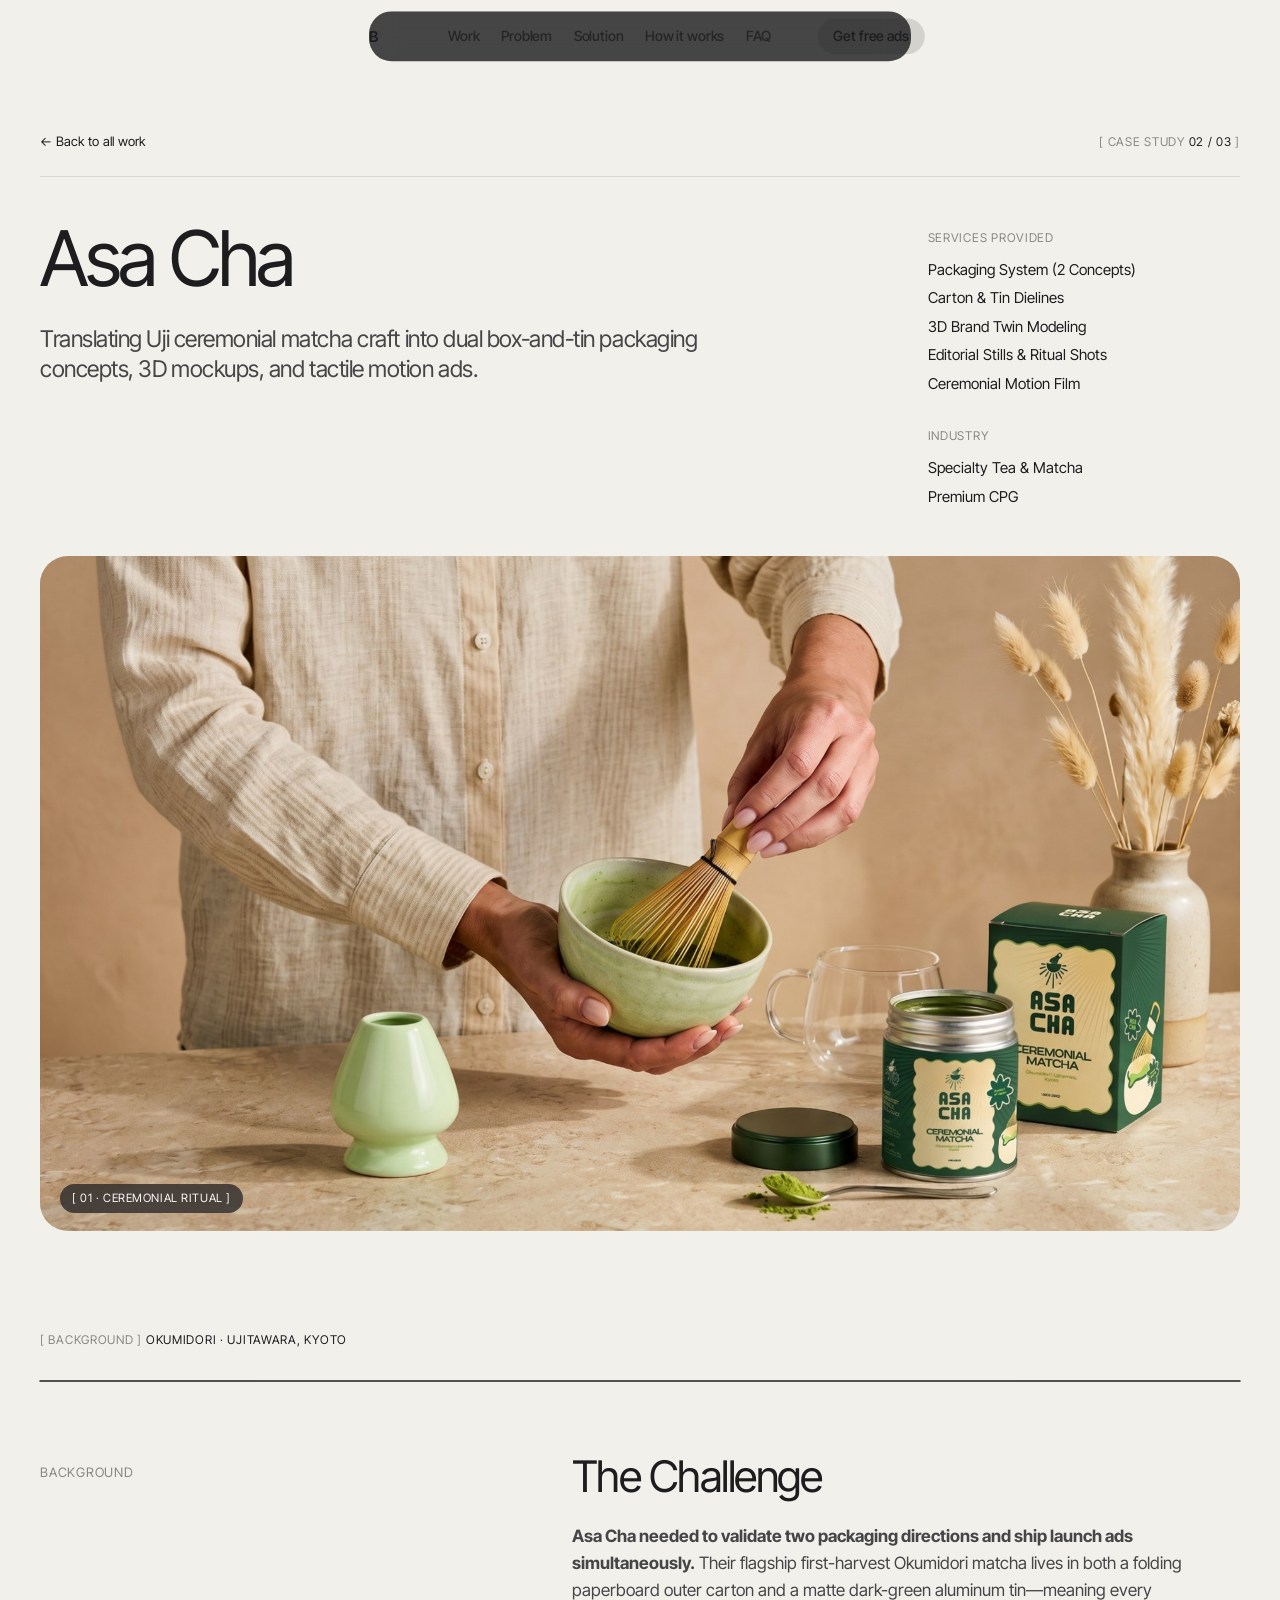
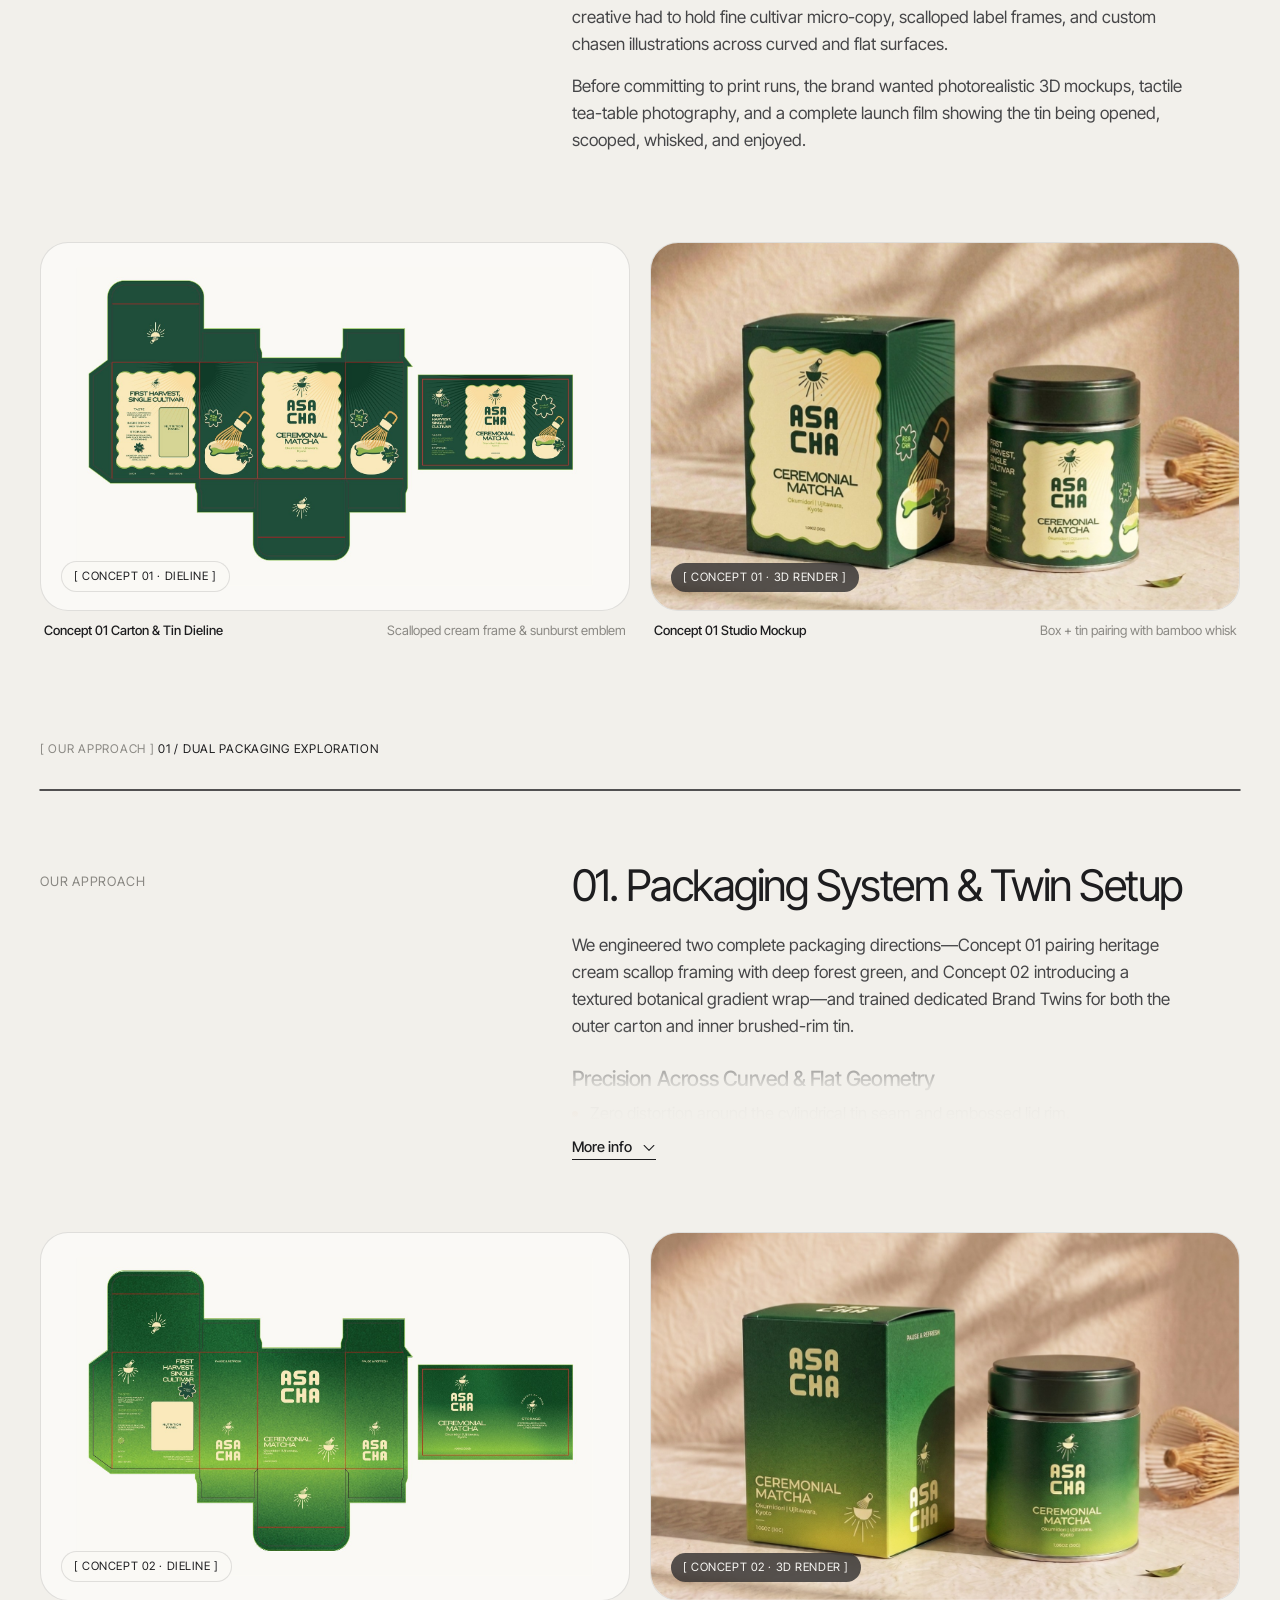
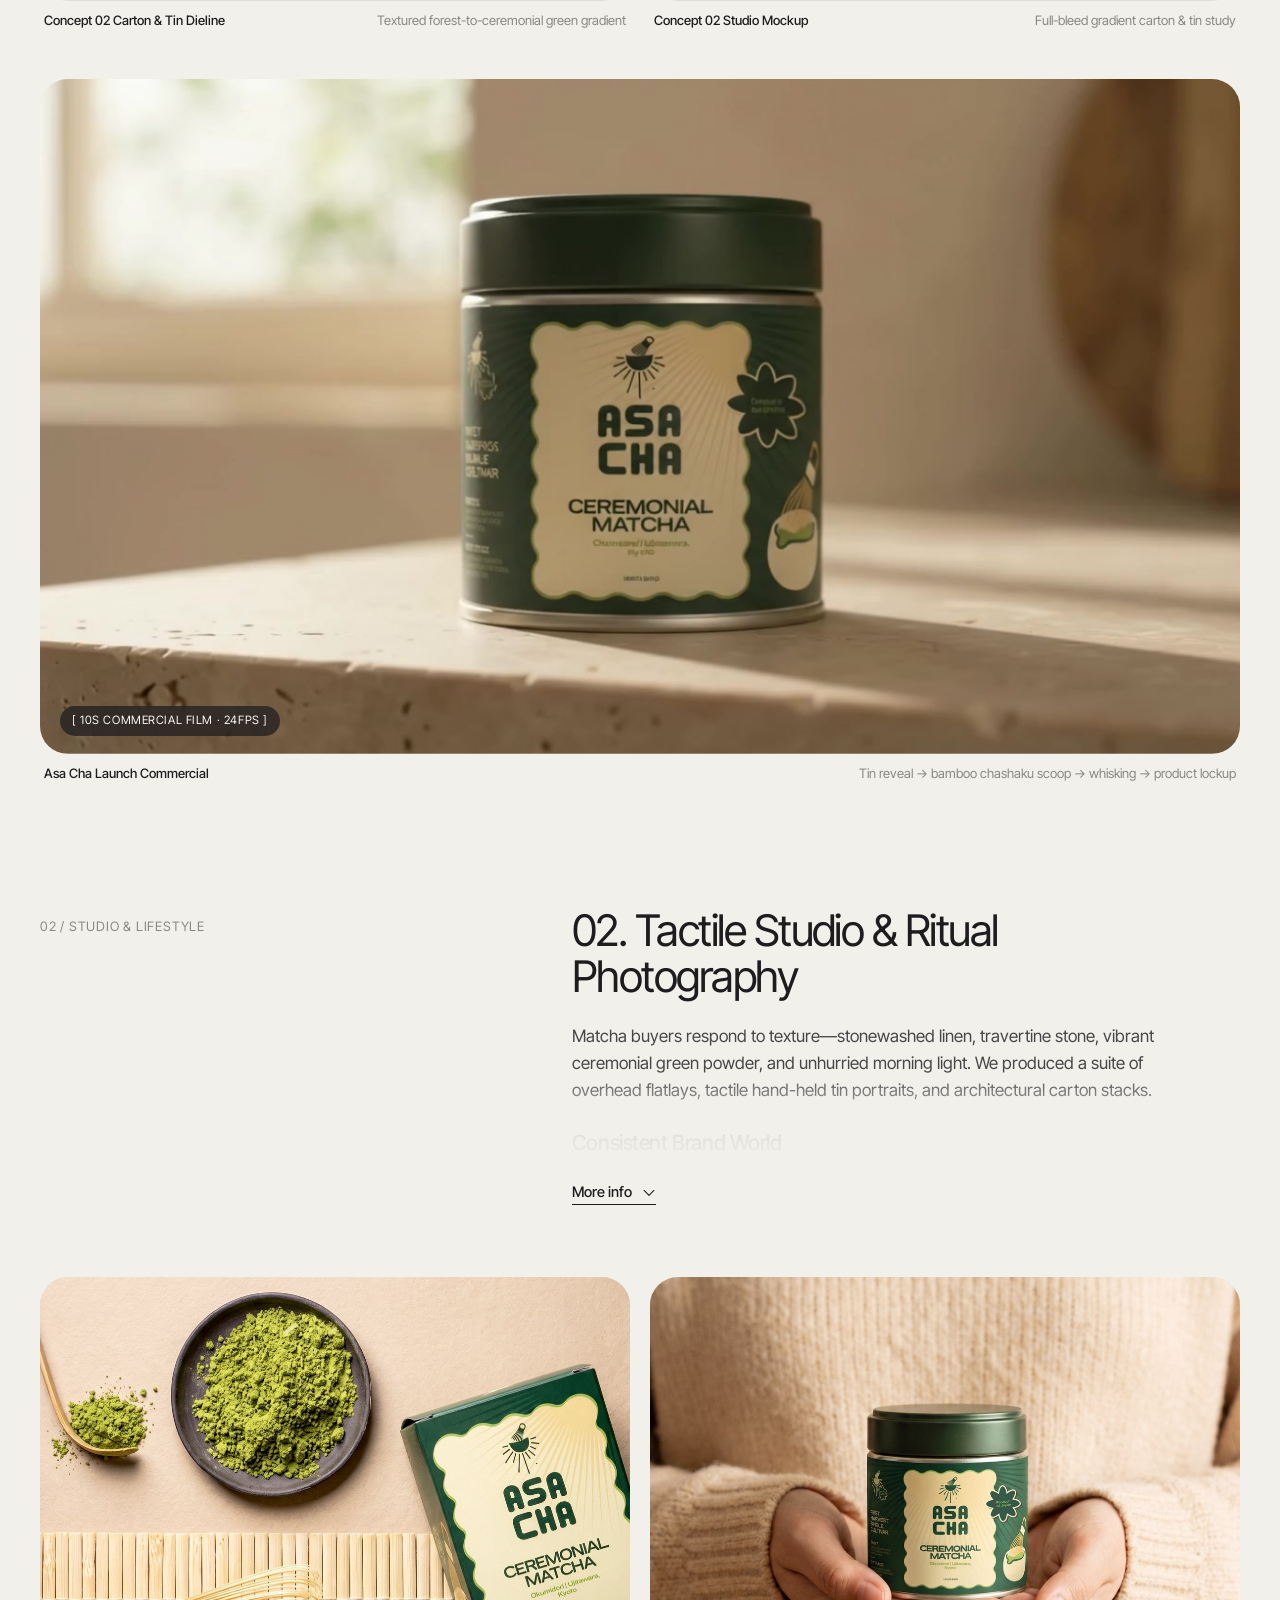
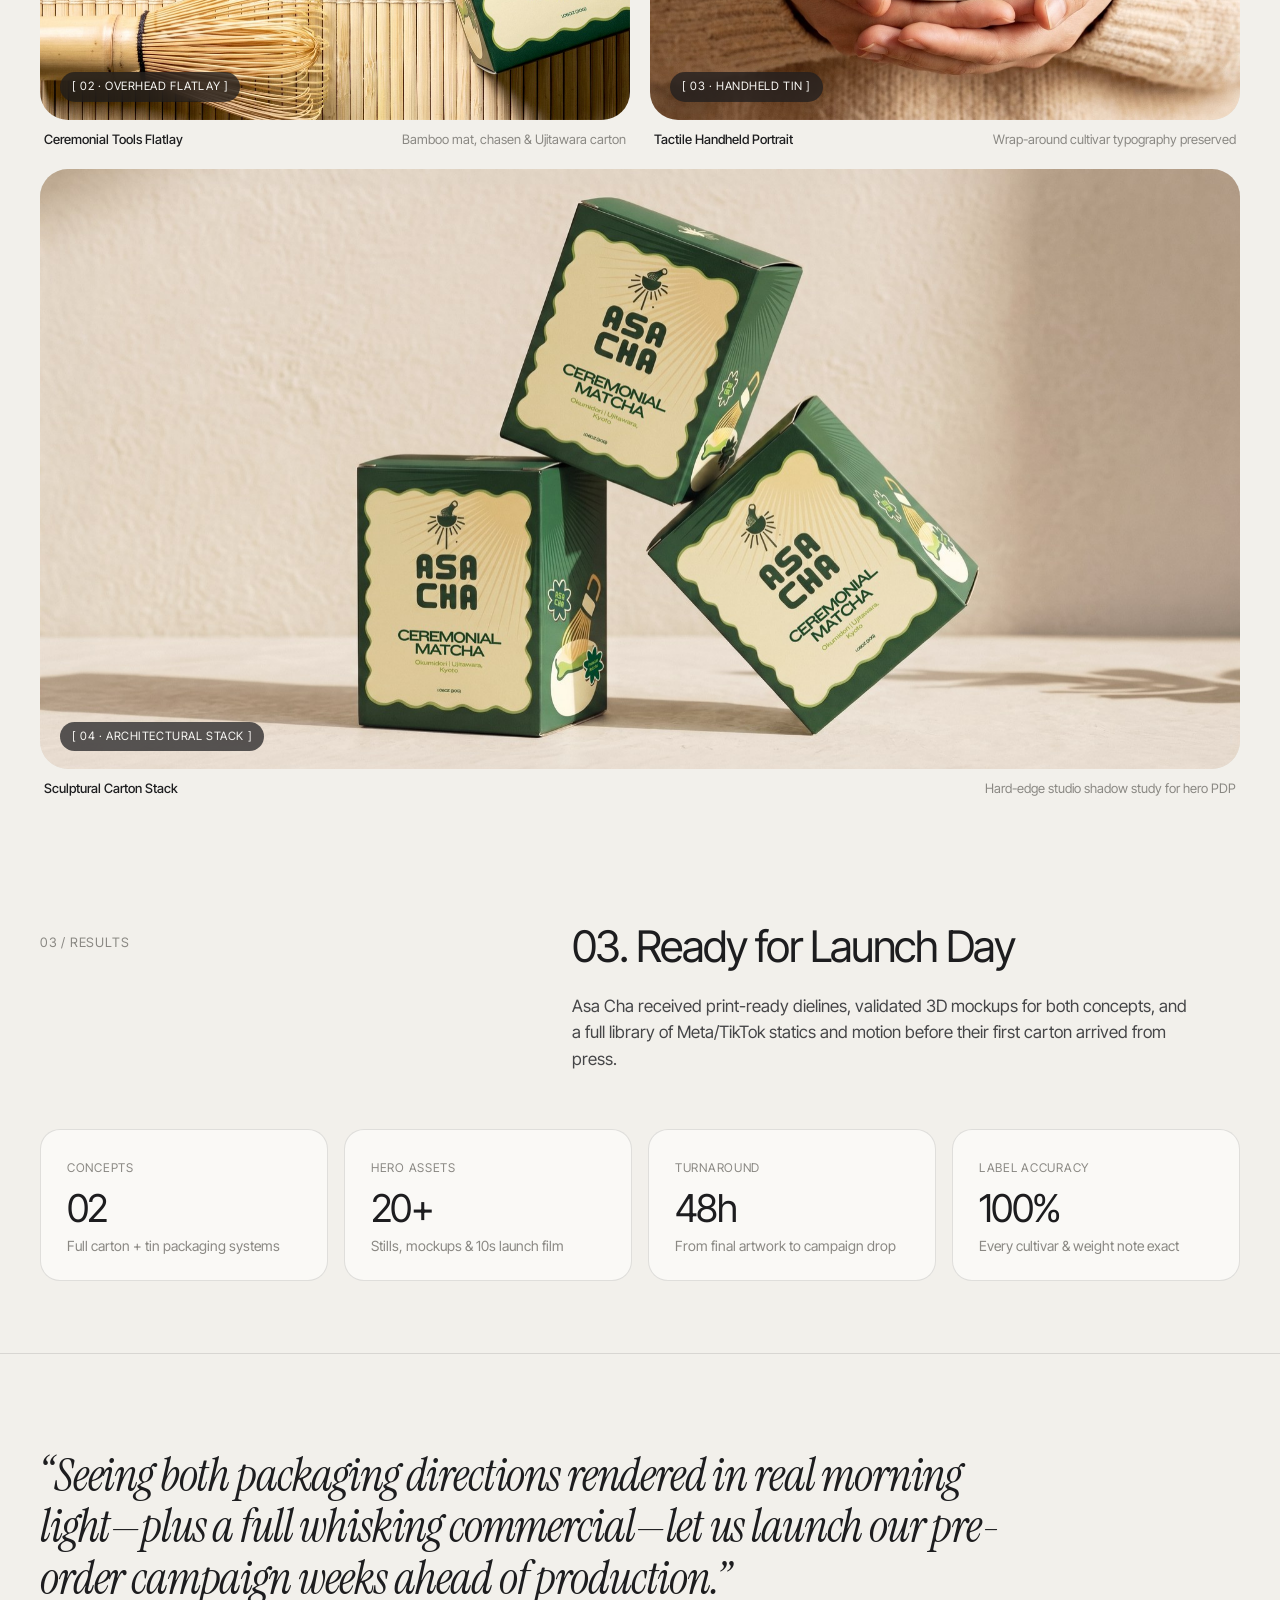
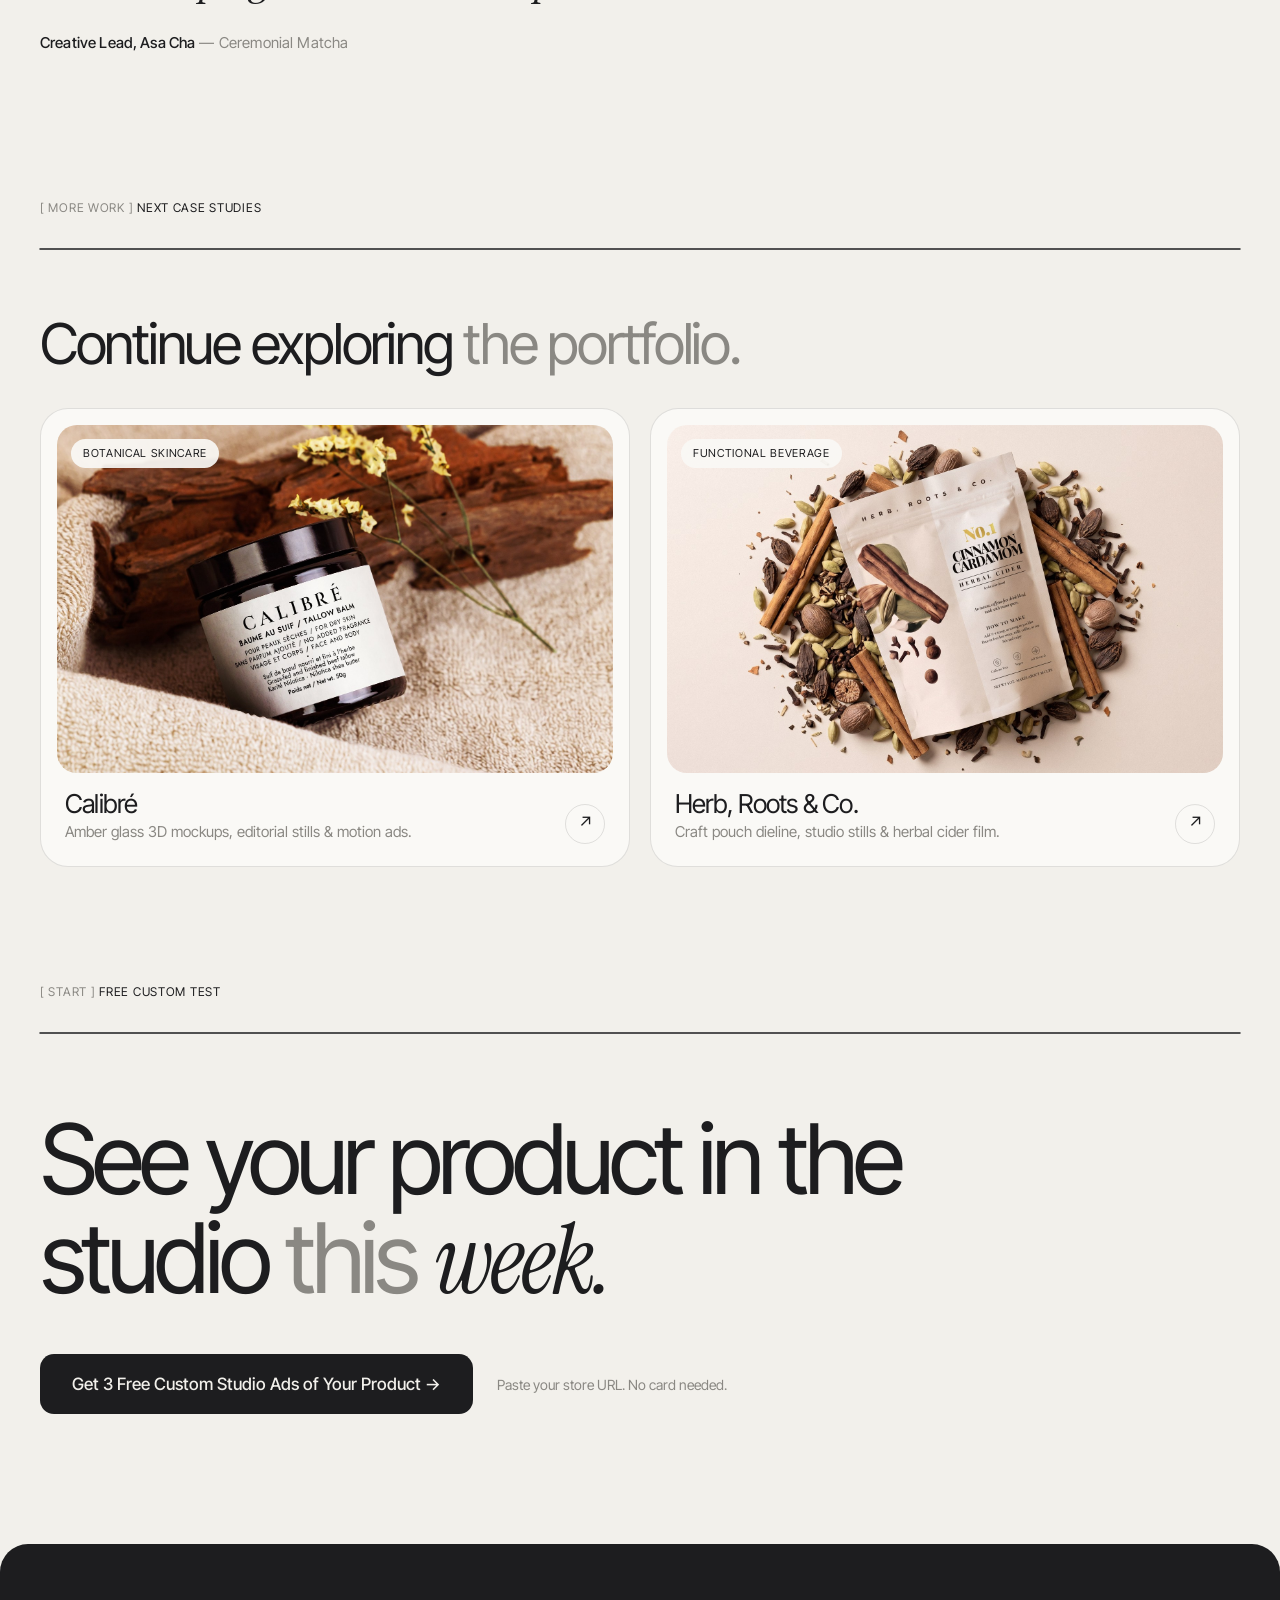
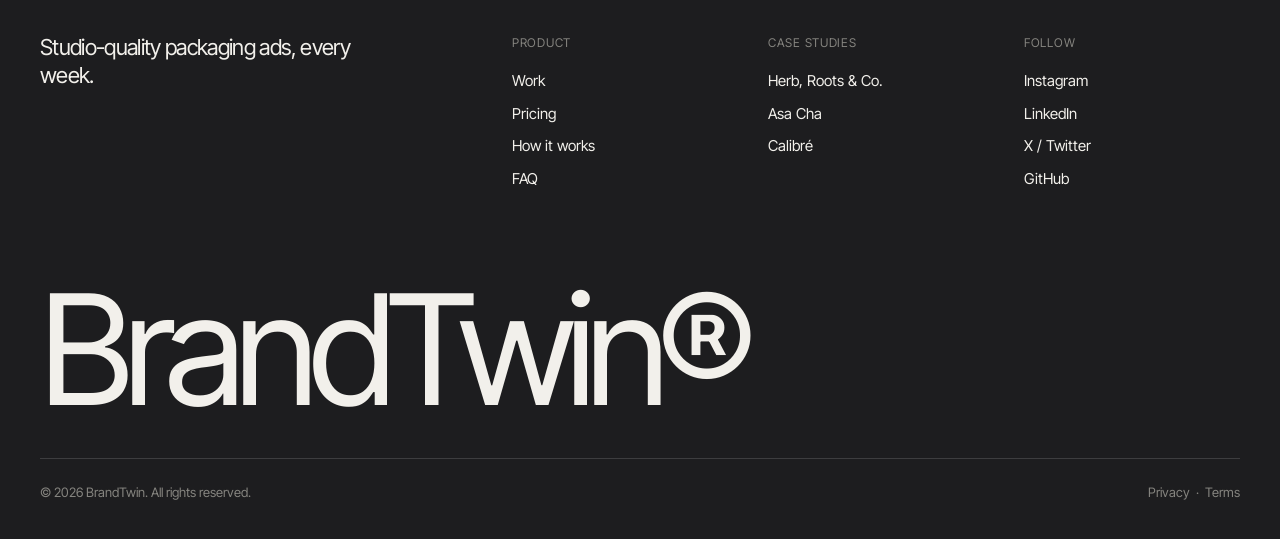
<file: work/asa-cha.html>
<!DOCTYPE html>
<html lang="en">
<head>
<meta charset="utf-8">
<meta name="viewport" content="width=device-width, initial-scale=1">
<title>Asa Cha — Case Study · BrandTwin®</title>
<meta name="description" content="How BrandTwin crafted dual packaging dielines, 3D tin and carton renders, and a ceremonial matcha launch commercial for Asa Cha.">
<link rel="preconnect" href="https://fonts.googleapis.com">
<link rel="preconnect" href="https://fonts.gstatic.com" crossorigin>
<link href="https://fonts.googleapis.com/css2?family=Inter+Tight:wght@300;400;500&family=Instrument+Serif:ital@0;1&display=swap" rel="stylesheet">
<link rel="stylesheet" href="../floating-navbar.css">
<link rel="stylesheet" href="../elastic-divider.css">
<link rel="stylesheet" href="../case-study.css">
</head>
<body>

<header
  class="fnb_wrap"
  data-anm-floating-navbar
  data-anm-dock-threshold="80"
  data-anm-dock-duration="0.42"
  data-anm-dock-ease="annnimate"
  data-anm-dock-mode="toggle"
  data-anm-dock-offset="12"
  data-anm-dock-mark="B"
>
  <div class="fnb_bg" data-anm-fnb-bg aria-hidden="true"></div>
  <nav class="fnb_nav" data-anm-fnb-nav aria-label="Main">
    <a class="fnb_logo" data-anm-fnb-logo href="../index.html#top" aria-label="BrandTwin">
      <span class="fnb_logo_text" data-anm-fnb-logo-text>BrandTwin®</span>
    </a>
    <ul class="fnb_links">
      <li class="fnb_links_item"><a class="fnb_link" data-anm-fnb-link href="../index.html#proof">Work</a></li>
      <li class="fnb_links_item"><a class="fnb_link" data-anm-fnb-link href="../index.html#problem">Problem</a></li>
      <li class="fnb_links_item"><a class="fnb_link" data-anm-fnb-link href="../index.html#solution">Solution</a></li>
      <li class="fnb_links_item"><a class="fnb_link" data-anm-fnb-link href="../index.html#how">How it works</a></li>
      <li class="fnb_links_item"><a class="fnb_link" data-anm-fnb-link href="../index.html#faq">FAQ</a></li>
    </ul>
    <a class="fnb_cta" data-anm-fnb-cta href="#cta" data-open>Get free ads</a>
  </nav>
</header>

<main>
  <!-- Case Study Hero -->
  <section class="cs_hero">
    <div class="wrap">
      <div class="cs_crumb" data-cs-hero-item>
        <a class="cs_back" href="../index.html#proof">← Back to all work</a>
        <span class="cap">[ Case Study <b>02 / 03</b> ]</span>
      </div>
      <div class="cs_hero_grid">
        <div class="cs_hero_main">
          <h1 data-cs-hero-title>Asa <span class="ser">Cha</span></h1>
          <p class="cs_hero_lead" data-cs-hero-item>Translating Uji ceremonial matcha craft into dual box-and-tin packaging concepts, 3D mockups, and tactile motion ads.</p>
        </div>
        <aside class="cs_hero_meta" data-cs-hero-item>
          <div class="cs_meta_group">
            <h4>Services Provided</h4>
            <ul>
              <li>Packaging System (2 Concepts)</li>
              <li>Carton &amp; Tin Dielines</li>
              <li>3D Brand Twin Modeling</li>
              <li>Editorial Stills &amp; Ritual Shots</li>
              <li>Ceremonial Motion Film</li>
            </ul>
          </div>
          <div class="cs_meta_group">
            <h4>Industry</h4>
            <ul>
              <li>Specialty Tea &amp; Matcha</li>
              <li>Premium CPG</li>
            </ul>
          </div>
        </aside>
      </div>
    </div>
  </section>

  <!-- Lead Showcase -->
  <section class="cs_showcase">
    <div class="wrap">
      <div class="cs_media_reveal ar-wide" data-cs-media>
        <img src="../assets/work/asa-cha/01-whisking-ritual.jpg" alt="Artisan whisking Asa Cha Ceremonial Matcha in ceramic bowl beside tin and carton" loading="eager">
        <span class="cs_media_curtain" aria-hidden="true"></span>
        <span class="cs_media_tag">[ 01 · Ceremonial Ritual ]</span>
      </div>
    </div>
  </section>

  <!-- Background / The Challenge -->
  <section class="cs_section" data-anm-fnb-hide-start>
    <div class="wrap">
      <div class="eldv_block" data-cs-reveal><div class="cap">[ Background ] <b>Okumidori · Ujitawara, Kyoto</b></div></div>
      <div class="eldv_divider" data-anm-elastic-divider data-anm-color="#1D1D1F" data-anm-weight="1.5" data-anm-frequency="2.6" data-anm-damping="0.72" data-anm-sensitivity="1" data-anm-max-amplitude="38"><svg class="eldv_svg" data-anm-elastic-divider-svg aria-hidden="true" focusable="false"><path class="eldv_path" data-anm-elastic-divider-path fill="none" stroke-linecap="round"></path></svg></div>

      <div class="cs_row">
        <div class="cs_row_label" data-cs-reveal>Background</div>
        <div class="cs_col" data-cs-reveal>
          <h2>The Challenge</h2>
          <p><strong>Asa Cha needed to validate two packaging directions and ship launch ads simultaneously.</strong> Their flagship first-harvest Okumidori matcha lives in both a folding paperboard outer carton and a matte dark-green aluminum tin—meaning every creative had to hold fine cultivar micro-copy, scalloped label frames, and custom chasen illustrations across curved and flat surfaces.</p>
          <p>Before committing to print runs, the brand wanted photorealistic 3D mockups, tactile tea-table photography, and a complete launch film showing the tin being opened, scooped, whisked, and enjoyed.</p>
        </div>
      </div>
    </div>
  </section>

  <!-- Grid 1: Concept 01 Dieline + 3D Mockup -->
  <section class="cs_section_media">
    <div class="wrap">
      <div class="cs_grid">
        <figure class="cs_figure">
          <div class="cs_media_reveal ar-dieline contain" data-cs-media>
            <img src="../assets/work/asa-cha/05-concept01-dieline.jpg" alt="Asa Cha Concept 01 folding carton and cylindrical tin dieline artwork" loading="lazy">
            <span class="cs_media_curtain" aria-hidden="true"></span>
            <span class="cs_media_tag light">[ Concept 01 · Dieline ]</span>
          </div>
          <figcaption class="cs_caption"><b>Concept 01 Carton &amp; Tin Dieline</b><span>Scalloped cream frame &amp; sunburst emblem</span></figcaption>
        </figure>
        <figure class="cs_figure">
          <div class="cs_media_reveal ar-dieline" data-cs-media data-cs-delay="0.12">
            <img src="../assets/work/asa-cha/06-concept01-mockup.jpg" alt="Asa Cha Concept 01 3D box and tin mockup in warm sunlight" loading="lazy">
            <span class="cs_media_curtain" aria-hidden="true"></span>
            <span class="cs_media_tag">[ Concept 01 · 3D Render ]</span>
          </div>
          <figcaption class="cs_caption"><b>Concept 01 Studio Mockup</b><span>Box + tin pairing with bamboo whisk</span></figcaption>
        </figure>
      </div>
    </div>
  </section>

  <!-- Approach 01 -->
  <section class="cs_section">
    <div class="wrap">
      <div class="eldv_block" data-cs-reveal><div class="cap">[ Our Approach ] <b>01 / Dual Packaging Exploration</b></div></div>
      <div class="eldv_divider" data-anm-elastic-divider data-anm-color="#1D1D1F" data-anm-weight="1.5" data-anm-frequency="2.6" data-anm-damping="0.72" data-anm-sensitivity="1" data-anm-max-amplitude="38"><svg class="eldv_svg" data-anm-elastic-divider-svg aria-hidden="true" focusable="false"><path class="eldv_path" data-anm-elastic-divider-path fill="none" stroke-linecap="round"></path></svg></div>

      <div class="cs_row">
        <div class="cs_row_label" data-cs-reveal>Our Approach</div>
        <div class="cs_col" data-cs-reveal>
          <div class="cs_more_wrap" data-cs-more>
            <div class="cs_more_body" data-cs-more-body>
              <h2>01. Packaging System &amp; Twin Setup</h2>
              <p>We engineered two complete packaging directions—Concept 01 pairing heritage cream scallop framing with deep forest green, and Concept 02 introducing a textured botanical gradient wrap—and trained dedicated Brand Twins for both the outer carton and inner brushed-rim tin.</p>
              <h3>Precision Across Curved &amp; Flat Geometry</h3>
              <ul>
                <li>Zero distortion around the cylindrical tin seam and embossed lid rim.</li>
                <li>Color-calibrated matte paperboard stock preserving deep matcha greens under bright sun.</li>
                <li>Side-by-side 3D mockup testing enabled instant team alignment before press proof.</li>
              </ul>
              <div class="cs_more_fade" aria-hidden="true"></div>
            </div>
            <button type="button" class="cs_more_btn" data-cs-more-btn aria-expanded="false">
              <span data-cs-more-label>More info</span>
              <svg viewBox="0 0 20 13" fill="none" aria-hidden="true"><path d="M3 4.34375L10 11.3438L17 4.34375" stroke="currentColor" stroke-width="1.5" stroke-linecap="round" stroke-linejoin="round"/></svg>
            </button>
          </div>
        </div>
      </div>
    </div>
  </section>

  <!-- Grid 2: Concept 02 Dieline + 3D Mockup -->
  <section class="cs_section_media">
    <div class="wrap">
      <div class="cs_grid">
        <figure class="cs_figure">
          <div class="cs_media_reveal ar-dieline contain" data-cs-media>
            <img src="../assets/work/asa-cha/07-concept02-dieline.jpg" alt="Asa Cha Concept 02 gradient green carton and tin dieline" loading="lazy">
            <span class="cs_media_curtain" aria-hidden="true"></span>
            <span class="cs_media_tag light">[ Concept 02 · Dieline ]</span>
          </div>
          <figcaption class="cs_caption"><b>Concept 02 Carton &amp; Tin Dieline</b><span>Textured forest-to-ceremonial green gradient</span></figcaption>
        </figure>
        <figure class="cs_figure">
          <div class="cs_media_reveal ar-dieline" data-cs-media data-cs-delay="0.12">
            <img src="../assets/work/asa-cha/08-concept02-mockup.jpg" alt="Asa Cha Concept 02 3D box and tin render" loading="lazy">
            <span class="cs_media_curtain" aria-hidden="true"></span>
            <span class="cs_media_tag">[ Concept 02 · 3D Render ]</span>
          </div>
          <figcaption class="cs_caption"><b>Concept 02 Studio Mockup</b><span>Full-bleed gradient carton &amp; tin study</span></figcaption>
        </figure>
      </div>
    </div>
  </section>

  <!-- Full-width Motion Film -->
  <section class="cs_section_media" style="padding-top:20px">
    <div class="wrap">
      <figure class="cs_figure">
        <div class="cs_media_reveal ar-wide" data-cs-media>
          <video class="cs_video" src="../hero_ceremonial_matcha.mp4" poster="../hero_ceremonial_matcha_poster.jpg" muted loop playsinline preload="metadata"></video>
          <span class="cs_media_curtain" aria-hidden="true"></span>
          <span class="cs_media_tag">[ 10s Commercial Film · 24fps ]</span>
        </div>
        <figcaption class="cs_caption"><b>Asa Cha Launch Commercial</b><span>Tin reveal → bamboo chashaku scoop → whisking → product lockup</span></figcaption>
      </figure>
    </div>
  </section>

  <!-- Approach 02 -->
  <section class="cs_section">
    <div class="wrap">
      <div class="cs_row">
        <div class="cs_row_label" data-cs-reveal>02 / Studio &amp; Lifestyle</div>
        <div class="cs_col" data-cs-reveal>
          <div class="cs_more_wrap" data-cs-more>
            <div class="cs_more_body" data-cs-more-body>
              <h2>02. Tactile Studio &amp; Ritual Photography</h2>
              <p>Matcha buyers respond to texture—stonewashed linen, travertine stone, vibrant ceremonial green powder, and unhurried morning light. We produced a suite of overhead flatlays, tactile hand-held tin portraits, and architectural carton stacks.</p>
              <h3>Consistent Brand World</h3>
              <ul>
                <li>Overhead studio composition pairing loose powder, bamboo chasen, and carton geometry.</li>
                <li>Warm knitwear handheld shot anchoring the 30g tin for Meta carousel cover slides.</li>
                <li>Sculptural stacked-carton still built for hero storefront headers and OOH banners.</li>
              </ul>
              <div class="cs_more_fade" aria-hidden="true"></div>
            </div>
            <button type="button" class="cs_more_btn" data-cs-more-btn aria-expanded="false">
              <span data-cs-more-label>More info</span>
              <svg viewBox="0 0 20 13" fill="none" aria-hidden="true"><path d="M3 4.34375L10 11.3438L17 4.34375" stroke="currentColor" stroke-width="1.5" stroke-linecap="round" stroke-linejoin="round"/></svg>
            </button>
          </div>
        </div>
      </div>
    </div>
  </section>

  <!-- Grid 3: Overhead + Tin in Hands + Stacked Cartons -->
  <section class="cs_section_media">
    <div class="wrap">
      <div class="cs_grid">
        <figure class="cs_figure">
          <div class="cs_media_reveal ar-43" data-cs-media>
            <img src="../assets/work/asa-cha/02-overhead-matcha.jpg" alt="Overhead flatlay of Asa Cha Ceremonial Matcha carton, bamboo whisk, and matcha powder" loading="lazy">
            <span class="cs_media_curtain" aria-hidden="true"></span>
            <span class="cs_media_tag">[ 02 · Overhead Flatlay ]</span>
          </div>
          <figcaption class="cs_caption"><b>Ceremonial Tools Flatlay</b><span>Bamboo mat, chasen &amp; Ujitawara carton</span></figcaption>
        </figure>
        <figure class="cs_figure">
          <div class="cs_media_reveal ar-43" data-cs-media data-cs-delay="0.12">
            <img src="../assets/work/asa-cha/03-tin-in-hands.jpg" alt="Hands cradling Asa Cha Ceremonial Matcha matte green tin" loading="lazy">
            <span class="cs_media_curtain" aria-hidden="true"></span>
            <span class="cs_media_tag">[ 03 · Handheld Tin ]</span>
          </div>
          <figcaption class="cs_caption"><b>Tactile Handheld Portrait</b><span>Wrap-around cultivar typography preserved</span></figcaption>
        </figure>
        <figure class="cs_figure cs_span_2">
          <div class="cs_media_reveal ar-21" data-cs-media>
            <img src="../assets/work/asa-cha/04-stacked-cartons.jpg" alt="Three Asa Cha Ceremonial Matcha cartons balanced in architectural studio light" loading="lazy">
            <span class="cs_media_curtain" aria-hidden="true"></span>
            <span class="cs_media_tag">[ 04 · Architectural Stack ]</span>
          </div>
          <figcaption class="cs_caption"><b>Sculptural Carton Stack</b><span>Hard-edge studio shadow study for hero PDP</span></figcaption>
        </figure>
      </div>
    </div>
  </section>

  <!-- Metrics -->
  <section class="cs_section">
    <div class="wrap">
      <div class="cs_row">
        <div class="cs_row_label" data-cs-reveal>03 / Results</div>
        <div class="cs_col" data-cs-reveal>
          <h2>03. Ready for Launch Day</h2>
          <p>Asa Cha received print-ready dielines, validated 3D mockups for both concepts, and a full library of Meta/TikTok statics and motion before their first carton arrived from press.</p>
        </div>
      </div>
      <div class="cs_metrics">
        <div class="cs_metric"><span class="cap">Concepts</span><strong>02</strong><p>Full carton + tin packaging systems</p></div>
        <div class="cs_metric"><span class="cap">Hero assets</span><strong>20+</strong><p>Stills, mockups &amp; 10s launch film</p></div>
        <div class="cs_metric"><span class="cap">Turnaround</span><strong>48h</strong><p>From final artwork to campaign drop</p></div>
        <div class="cs_metric"><span class="cap">Label accuracy</span><strong>100%</strong><p>Every cultivar &amp; weight note exact</p></div>
      </div>
    </div>
  </section>

  <!-- Quote -->
  <section class="cs_quote_sec">
    <div class="wrap">
      <div class="cs_quote_wrap" data-cs-reveal>
        <blockquote class="cs_quote_text">“Seeing both packaging directions rendered in real morning light—plus a full whisking commercial—let us launch our pre-order campaign weeks ahead of production.”</blockquote>
        <div class="cs_quote_by"><b>Creative Lead, Asa Cha</b> — Ceremonial Matcha</div>
      </div>
    </div>
  </section>

  <!-- Next Case Studies -->
  <section class="cs_next_sec">
    <div class="wrap">
      <div class="eldv_block" data-cs-reveal><div class="cap">[ More Work ] <b>Next case studies</b></div></div>
      <div class="eldv_divider" data-anm-elastic-divider data-anm-color="#1D1D1F" data-anm-weight="1.5" data-anm-frequency="2.6" data-anm-damping="0.72" data-anm-sensitivity="1" data-anm-max-amplitude="38"><svg class="eldv_svg" data-anm-elastic-divider-svg aria-hidden="true" focusable="false"><path class="eldv_path" data-anm-elastic-divider-path fill="none" stroke-linecap="round"></path></svg></div>
      <div class="cs_next_head" data-cs-reveal>
        <h2>Continue exploring <em>the portfolio.</em></h2>
      </div>
      <div class="cs_next_grid">
        <a class="cs_next_card" href="calibre.html" data-cs-reveal>
          <div class="cs_next_thumb">
            <img src="../assets/work/calibre/07-botanical-linen.jpg" alt="Calibré Botanical Tallow Balm jar on organic linen" loading="lazy">
            <span class="cs_next_pill">Botanical Skincare</span>
          </div>
          <div class="cs_next_body">
            <div><h3>Calibré</h3><p>Amber glass 3D mockups, editorial stills &amp; motion ads.</p></div>
            <span class="cs_next_arrow" aria-hidden="true">↗</span>
          </div>
        </a>
        <a class="cs_next_card" href="herb-roots-co.html" data-cs-reveal data-cs-delay="0.1">
          <div class="cs_next_thumb">
            <img src="../assets/work/herb-roots/01-spice-flatlay.jpg" alt="Herb, Roots & Co. Cinnamon Cardamom pouch flatlay" loading="lazy">
            <span class="cs_next_pill">Functional Beverage</span>
          </div>
          <div class="cs_next_body">
            <div><h3>Herb, Roots &amp; Co.</h3><p>Craft pouch dieline, studio stills &amp; herbal cider film.</p></div>
            <span class="cs_next_arrow" aria-hidden="true">↗</span>
          </div>
        </a>
      </div>
    </div>
  </section>

  <!-- CTA -->
  <section class="cta" id="cta">
    <div class="wrap">
      <div class="eldv_block" data-cs-reveal><div class="cap">[ Start ] <b>Free custom test</b></div></div>
      <div class="eldv_divider" data-anm-elastic-divider data-anm-color="#1D1D1F" data-anm-weight="1.5" data-anm-frequency="2.6" data-anm-damping="0.72" data-anm-sensitivity="1" data-anm-max-amplitude="38"><svg class="eldv_svg" data-anm-elastic-divider-svg aria-hidden="true" focusable="false"><path class="eldv_path" data-anm-elastic-divider-path fill="none" stroke-linecap="round"></path></svg></div>
      <h2 data-cs-reveal>See your product in the studio <em>this <span class="ser">week.</span></em></h2>
      <div class="row" data-cs-reveal><button class="btn lg" data-open>Get 3 Free Custom Studio Ads of Your Product →</button><span>Paste your store URL. No card needed.</span></div>
    </div>
  </section>
</main>

<footer>
  <div class="wrap">
    <div class="fg">
      <div class="lead">Studio-quality packaging ads, every week.</div>
      <div><h5>Product</h5><ul><li><a href="../index.html#proof">Work</a></li><li><a href="../index.html#solution">Pricing</a></li><li><a href="../index.html#how">How it works</a></li><li><a href="../index.html#faq">FAQ</a></li></ul></div>
      <div><h5>Case Studies</h5><ul><li><a href="herb-roots-co.html">Herb, Roots &amp; Co.</a></li><li><a href="asa-cha.html">Asa Cha</a></li><li><a href="calibre.html">Calibré</a></li></ul></div>
      <div><h5>Follow</h5><ul><li><a href="#">Instagram</a></li><li><a href="#">LinkedIn</a></li><li><a href="#">X / Twitter</a></li><li><a href="https://github.com/Waqasdevs/brandtwin">GitHub</a></li></ul></div>
    </div>
    <div class="fl">BrandTwin®</div>
    <div class="fb"><span>© 2026 BrandTwin. All rights reserved.</span><span><a href="#">Privacy</a> &nbsp;·&nbsp; <a href="#">Terms</a></span></div>
  </div>
</footer>

<div class="md" id="md">
  <form class="box" id="f">
    <button type="button" class="x" id="cl">Close</button>
    <div class="cap">[ Free offer ]</div>
    <div id="fb">
      <h3>Get 3 free studio ads</h3>
      <input name="n" placeholder="Your name" required>
      <input type="email" name="e" placeholder="Email" required>
      <input type="url" name="u" placeholder="Store URL — https://" required>
      <button class="btn" style="width:100%;justify-content:center">Send my 3 free ads</button>
    </div>
  </form>
</div>

<script src="../gsap.min.js"></script>
<script src="../ScrollTrigger.min.js"></script>
<script src="../CustomEase.min.js"></script>
<script src="../SplitText.min.js"></script>
<script src="../floating-navbar.js"></script>
<script src="../elastic-divider.js"></script>
<script src="../case-study.js"></script>
</body>
</html>
</file>
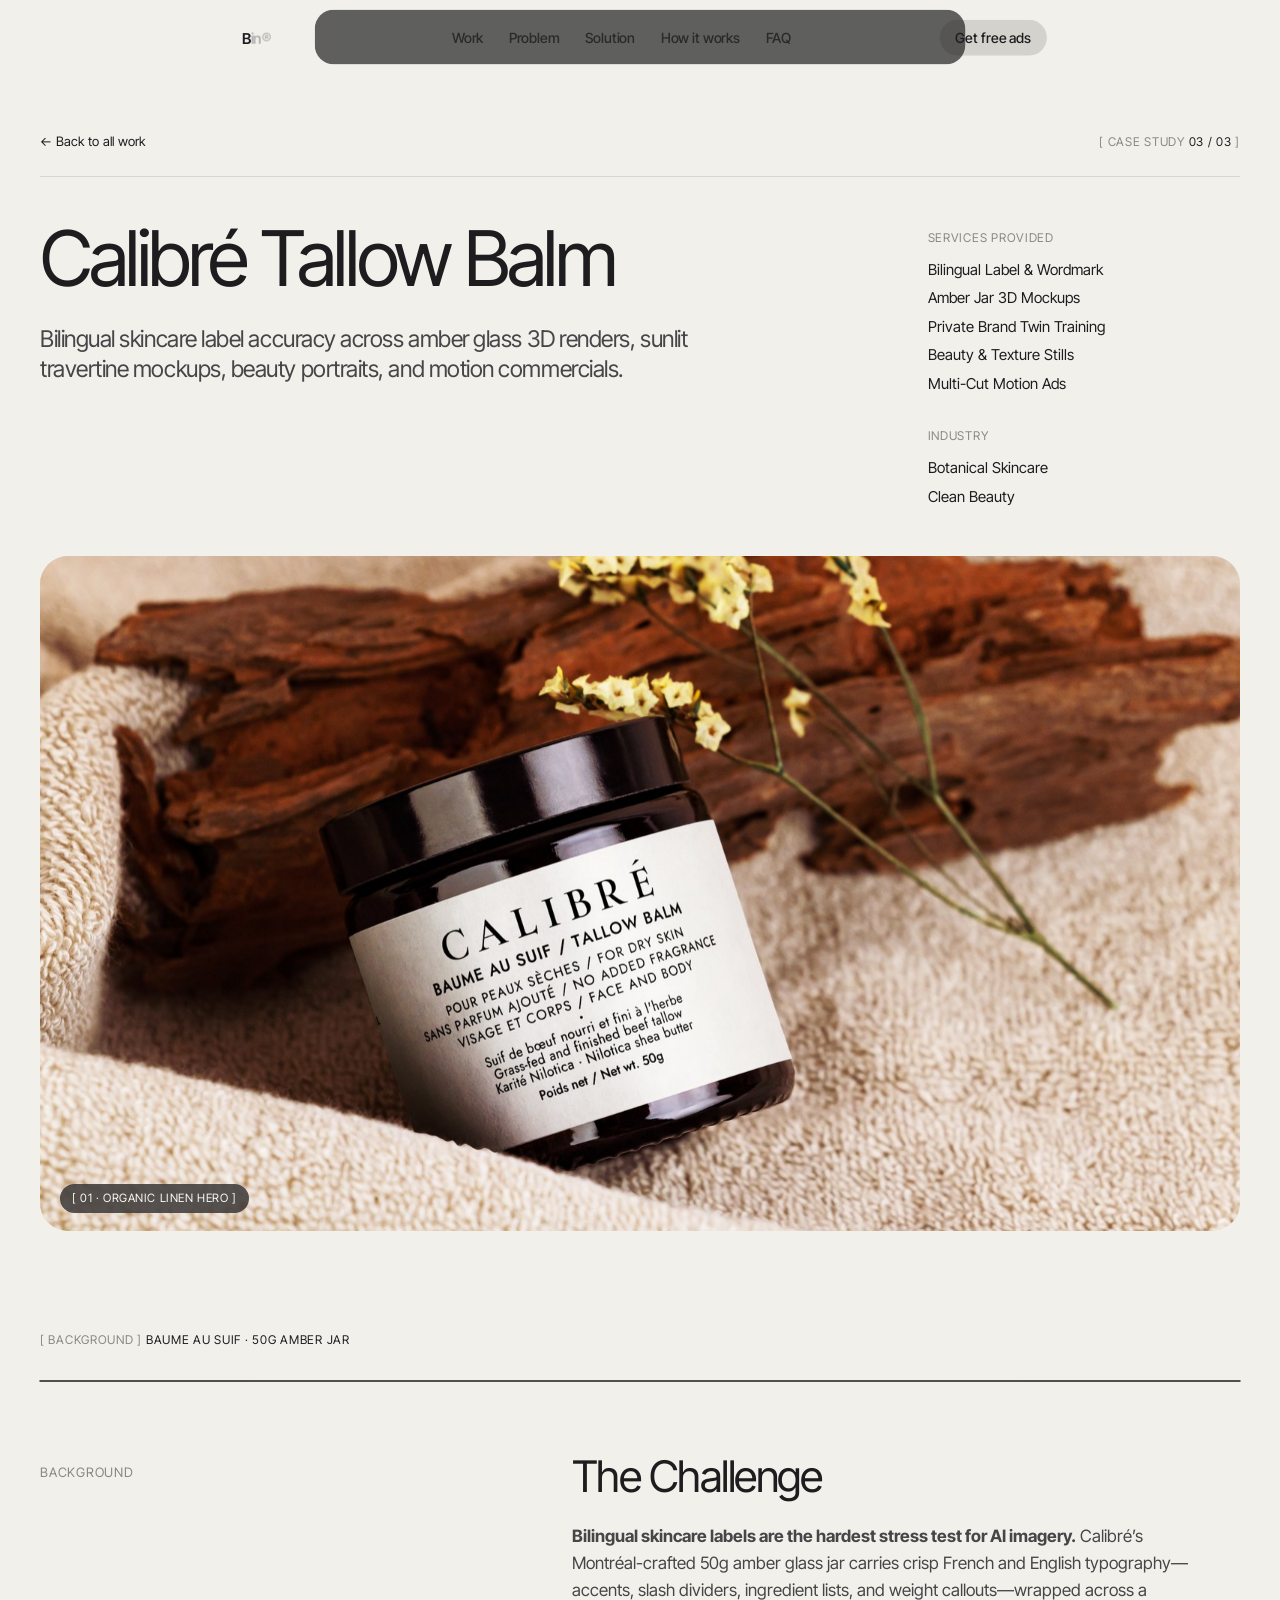
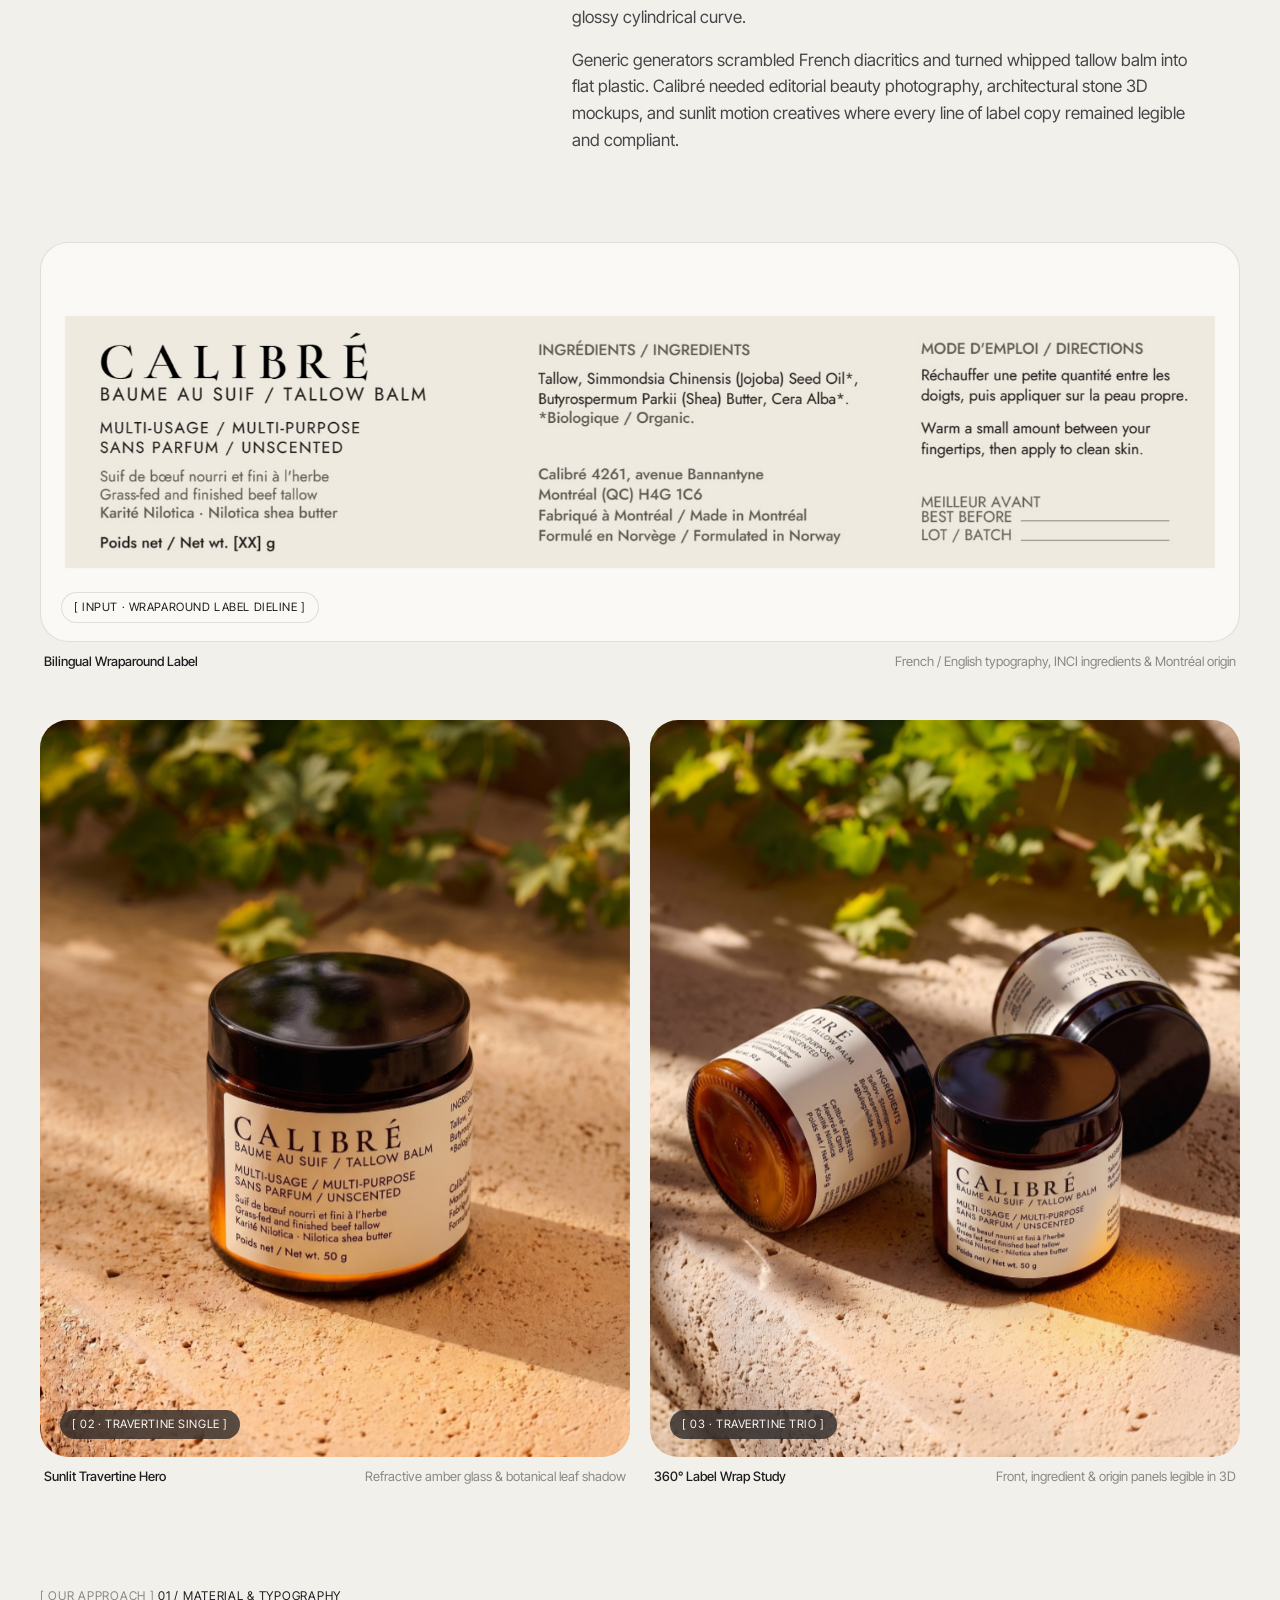
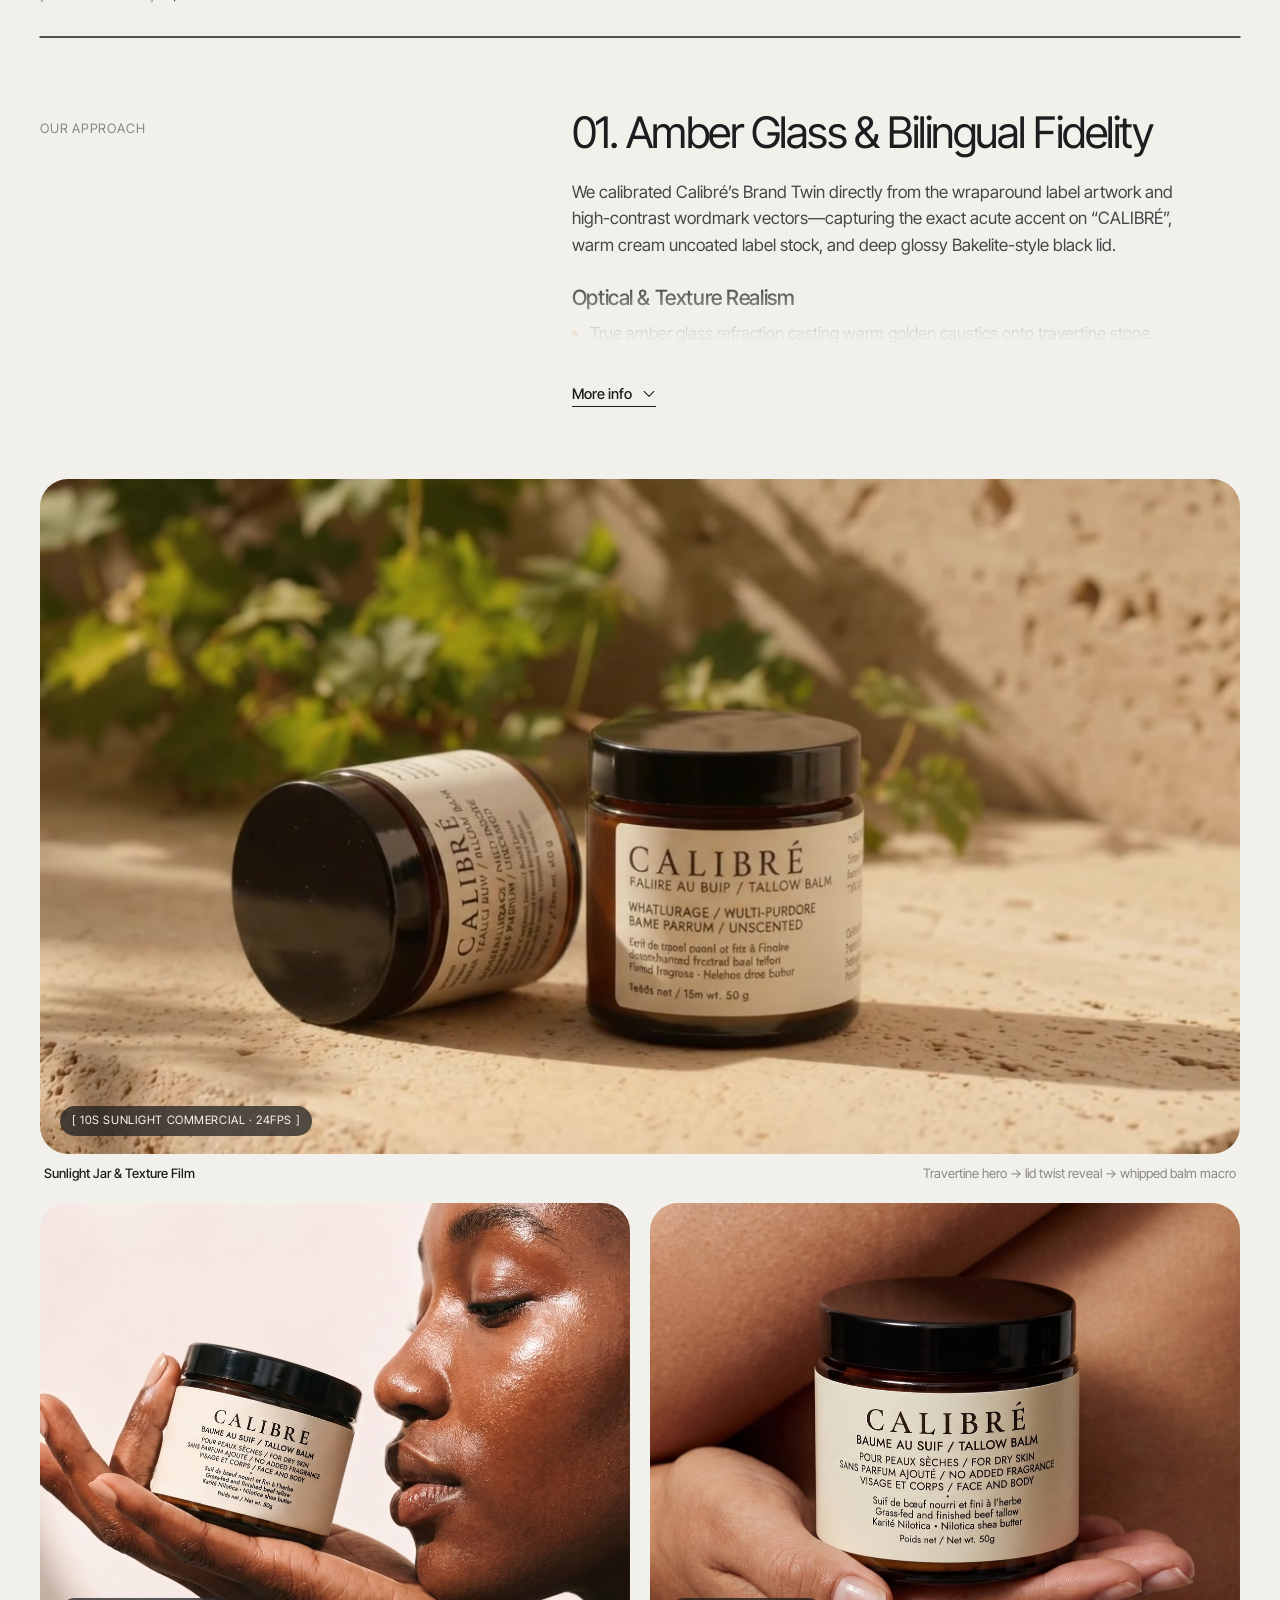
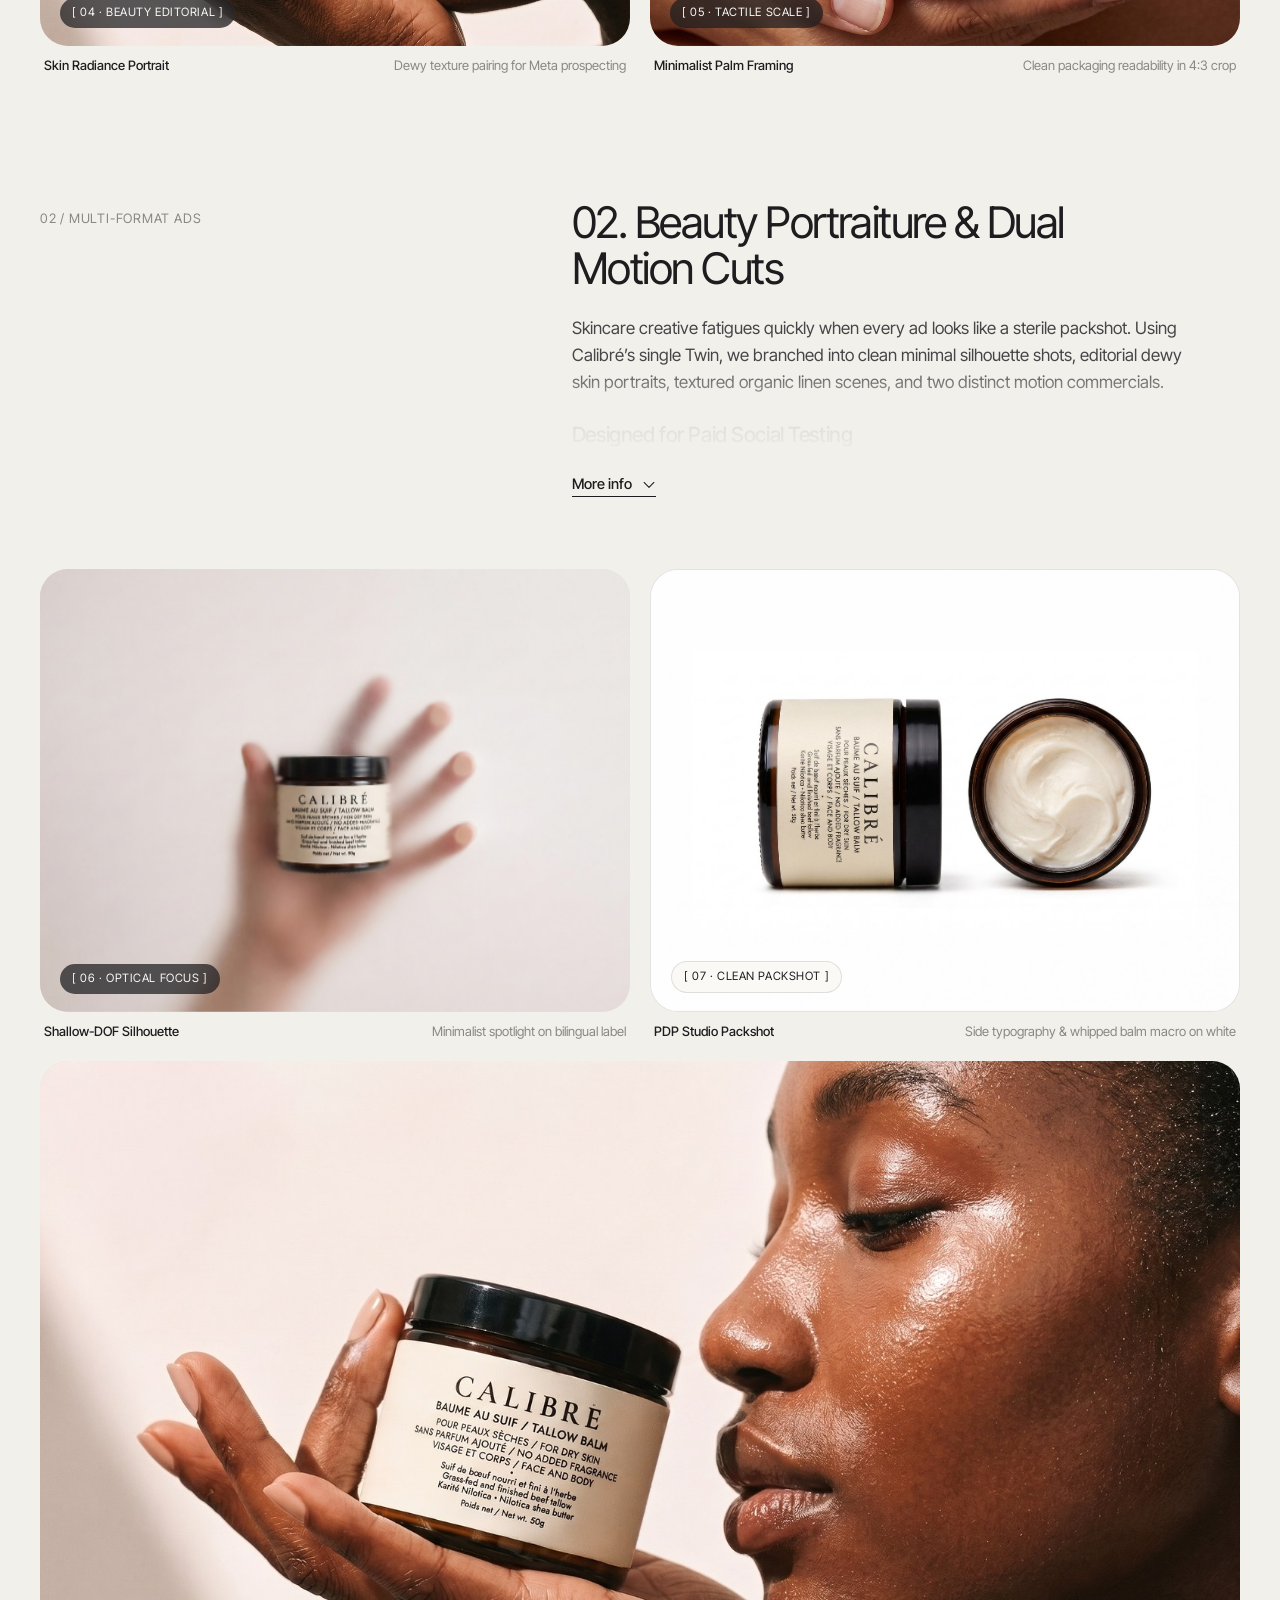
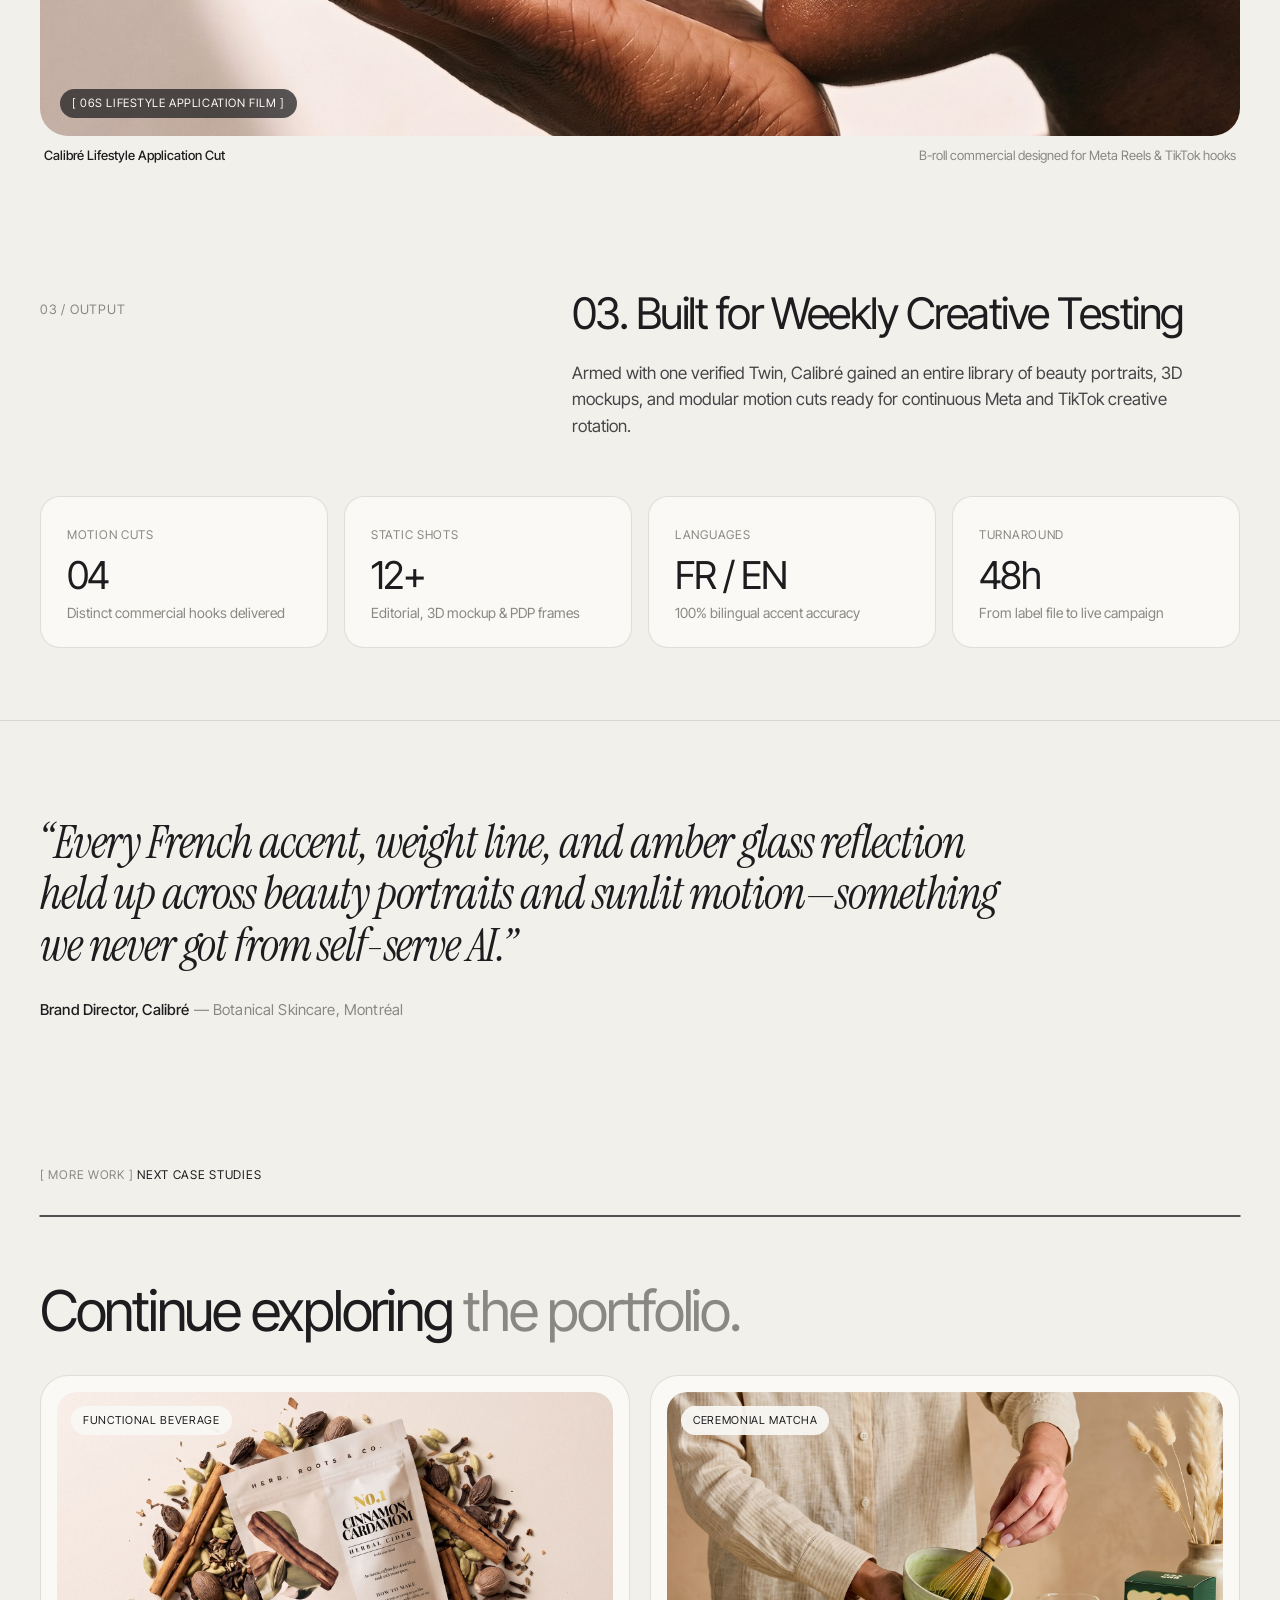
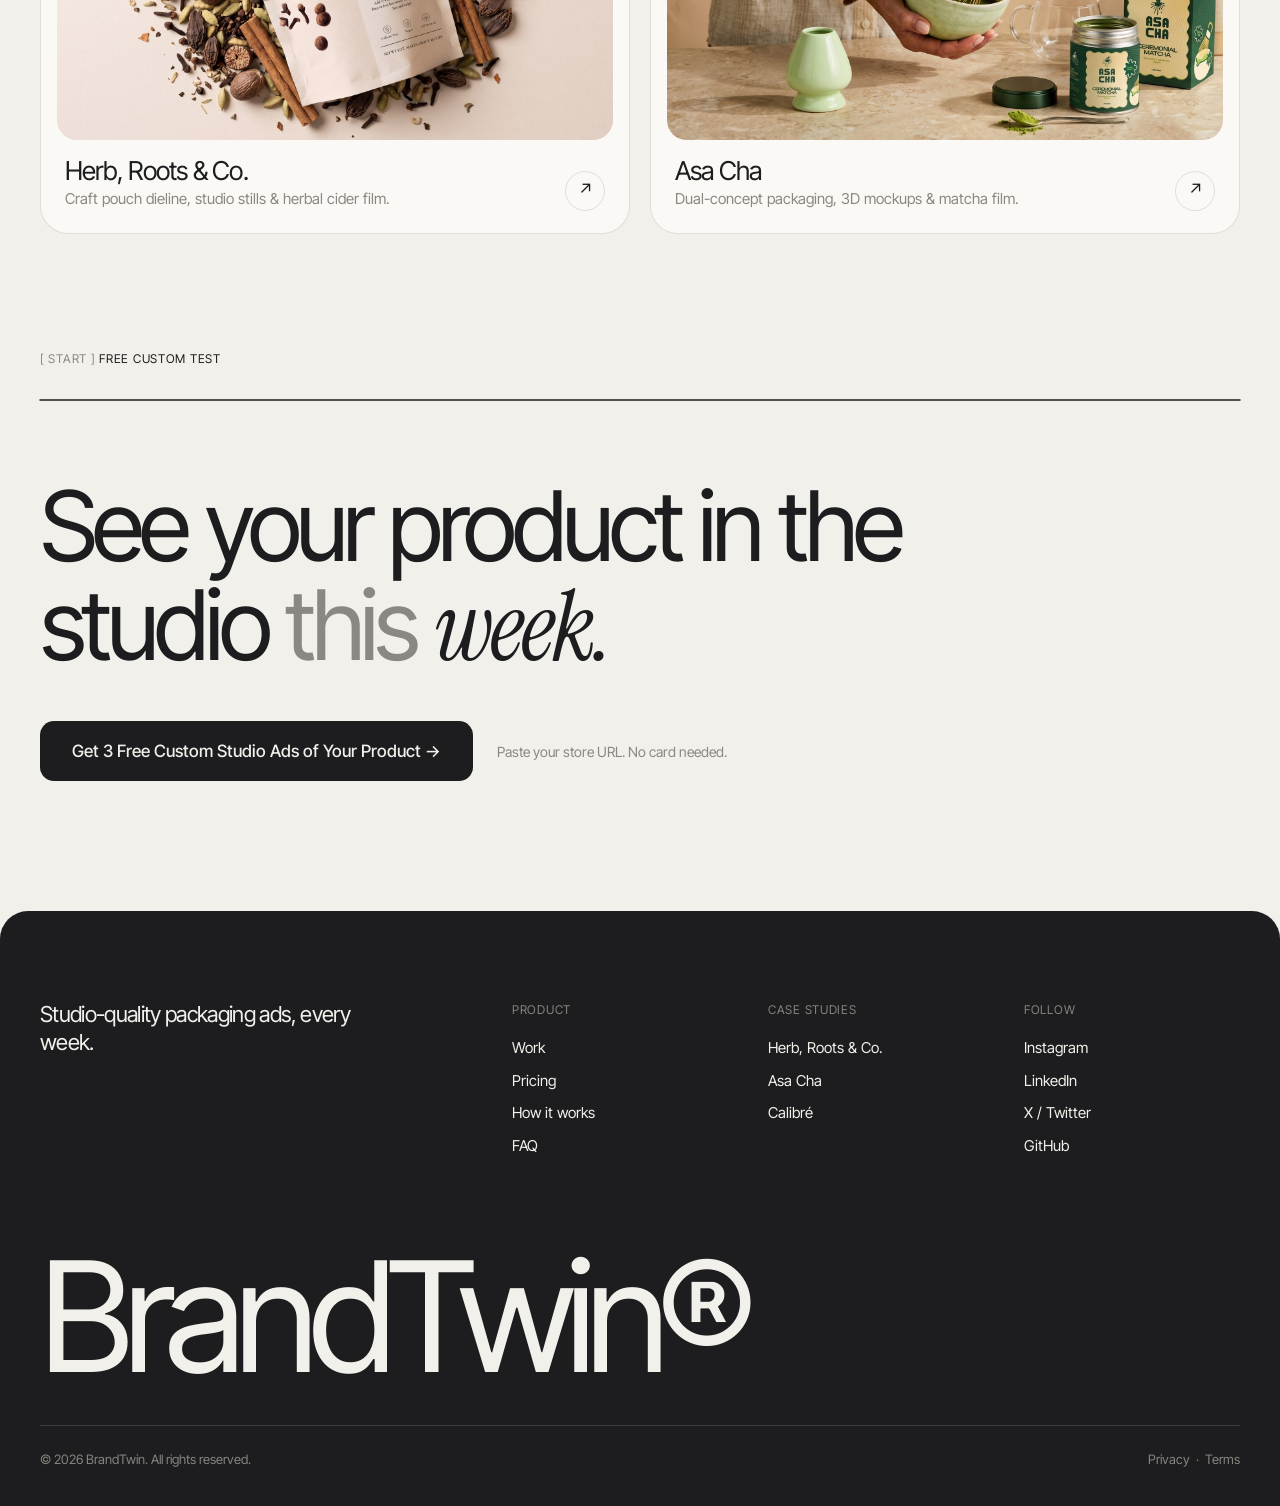
<file: work/calibre.html>
<!DOCTYPE html>
<html lang="en">
<head>
<meta charset="utf-8">
<meta name="viewport" content="width=device-width, initial-scale=1">
<title>Calibré — Case Study · BrandTwin®</title>
<meta name="description" content="How BrandTwin turned Calibré's bilingual Tallow Balm label dieline into sunlit 3D mockups, editorial skin stills, and multiple motion commercials.">
<link rel="preconnect" href="https://fonts.googleapis.com">
<link rel="preconnect" href="https://fonts.gstatic.com" crossorigin>
<link href="https://fonts.googleapis.com/css2?family=Inter+Tight:wght@300;400;500&family=Instrument+Serif:ital@0;1&display=swap" rel="stylesheet">
<link rel="stylesheet" href="../floating-navbar.css">
<link rel="stylesheet" href="../elastic-divider.css">
<link rel="stylesheet" href="../case-study.css">
</head>
<body>

<header
  class="fnb_wrap"
  data-anm-floating-navbar
  data-anm-dock-threshold="80"
  data-anm-dock-duration="0.42"
  data-anm-dock-ease="annnimate"
  data-anm-dock-mode="toggle"
  data-anm-dock-offset="12"
  data-anm-dock-mark="B"
>
  <div class="fnb_bg" data-anm-fnb-bg aria-hidden="true"></div>
  <nav class="fnb_nav" data-anm-fnb-nav aria-label="Main">
    <a class="fnb_logo" data-anm-fnb-logo href="../index.html#top" aria-label="BrandTwin">
      <span class="fnb_logo_text" data-anm-fnb-logo-text>BrandTwin®</span>
    </a>
    <ul class="fnb_links">
      <li class="fnb_links_item"><a class="fnb_link" data-anm-fnb-link href="../index.html#proof">Work</a></li>
      <li class="fnb_links_item"><a class="fnb_link" data-anm-fnb-link href="../index.html#problem">Problem</a></li>
      <li class="fnb_links_item"><a class="fnb_link" data-anm-fnb-link href="../index.html#solution">Solution</a></li>
      <li class="fnb_links_item"><a class="fnb_link" data-anm-fnb-link href="../index.html#how">How it works</a></li>
      <li class="fnb_links_item"><a class="fnb_link" data-anm-fnb-link href="../index.html#faq">FAQ</a></li>
    </ul>
    <a class="fnb_cta" data-anm-fnb-cta href="#cta" data-open>Get free ads</a>
  </nav>
</header>

<main>
  <!-- Case Study Hero -->
  <section class="cs_hero">
    <div class="wrap">
      <div class="cs_crumb" data-cs-hero-item>
        <a class="cs_back" href="../index.html#proof">← Back to all work</a>
        <span class="cap">[ Case Study <b>03 / 03</b> ]</span>
      </div>
      <div class="cs_hero_grid">
        <div class="cs_hero_main">
          <h1 data-cs-hero-title><span class="ser">Calibré</span> Tallow Balm</h1>
          <p class="cs_hero_lead" data-cs-hero-item>Bilingual skincare label accuracy across amber glass 3D renders, sunlit travertine mockups, beauty portraits, and motion commercials.</p>
        </div>
        <aside class="cs_hero_meta" data-cs-hero-item>
          <div class="cs_meta_group">
            <h4>Services Provided</h4>
            <ul>
              <li>Bilingual Label &amp; Wordmark</li>
              <li>Amber Jar 3D Mockups</li>
              <li>Private Brand Twin Training</li>
              <li>Beauty &amp; Texture Stills</li>
              <li>Multi-Cut Motion Ads</li>
            </ul>
          </div>
          <div class="cs_meta_group">
            <h4>Industry</h4>
            <ul>
              <li>Botanical Skincare</li>
              <li>Clean Beauty</li>
            </ul>
          </div>
        </aside>
      </div>
    </div>
  </section>

  <!-- Lead Showcase -->
  <section class="cs_showcase">
    <div class="wrap">
      <div class="cs_media_reveal ar-wide" data-cs-media>
        <img src="../assets/work/calibre/07-botanical-linen.jpg" alt="Calibré Baume au Suif Tallow Balm amber jar nestled in organic linen and botanicals" loading="eager">
        <span class="cs_media_curtain" aria-hidden="true"></span>
        <span class="cs_media_tag">[ 01 · Organic Linen Hero ]</span>
      </div>
    </div>
  </section>

  <!-- Background / The Challenge -->
  <section class="cs_section" data-anm-fnb-hide-start>
    <div class="wrap">
      <div class="eldv_block" data-cs-reveal><div class="cap">[ Background ] <b>Baume au Suif · 50g Amber Jar</b></div></div>
      <div class="eldv_divider" data-anm-elastic-divider data-anm-color="#1D1D1F" data-anm-weight="1.5" data-anm-frequency="2.6" data-anm-damping="0.72" data-anm-sensitivity="1" data-anm-max-amplitude="38"><svg class="eldv_svg" data-anm-elastic-divider-svg aria-hidden="true" focusable="false"><path class="eldv_path" data-anm-elastic-divider-path fill="none" stroke-linecap="round"></path></svg></div>

      <div class="cs_row">
        <div class="cs_row_label" data-cs-reveal>Background</div>
        <div class="cs_col" data-cs-reveal>
          <h2>The Challenge</h2>
          <p><strong>Bilingual skincare labels are the hardest stress test for AI imagery.</strong> Calibré’s Montréal-crafted 50g amber glass jar carries crisp French and English typography—accents, slash dividers, ingredient lists, and weight callouts—wrapped across a glossy cylindrical curve.</p>
          <p>Generic generators scrambled French diacritics and turned whipped tallow balm into flat plastic. Calibré needed editorial beauty photography, architectural stone 3D mockups, and sunlit motion creatives where every line of label copy remained legible and compliant.</p>
        </div>
      </div>
    </div>
  </section>

  <!-- Label Dieline Full-Width Strip -->
  <section class="cs_section_media">
    <div class="wrap">
      <figure class="cs_figure">
        <div class="cs_media_reveal ar-strip contain" data-cs-media>
          <img src="../assets/work/calibre/08-label-dieline.jpg" alt="Calibré bilingual Baume au Suif / Tallow Balm wraparound label dieline" loading="lazy">
          <span class="cs_media_curtain" aria-hidden="true"></span>
          <span class="cs_media_tag light">[ Input · Wraparound Label Dieline ]</span>
        </div>
        <figcaption class="cs_caption"><b>Bilingual Wraparound Label</b><span>French / English typography, INCI ingredients &amp; Montréal origin</span></figcaption>
      </figure>
    </div>
  </section>

  <!-- Portrait 3D Mockup Grid -->
  <section class="cs_section_media" style="padding-top:20px">
    <div class="wrap">
      <div class="cs_grid">
        <figure class="cs_figure">
          <div class="cs_media_reveal ar-45" data-cs-media>
            <img src="../assets/work/calibre/05-travertine-jar.jpg" alt="Calibré 50g amber glass jar on sunlit porous travertine stone" loading="lazy">
            <span class="cs_media_curtain" aria-hidden="true"></span>
            <span class="cs_media_tag">[ 02 · Travertine Single ]</span>
          </div>
          <figcaption class="cs_caption"><b>Sunlit Travertine Hero</b><span>Refractive amber glass &amp; botanical leaf shadow</span></figcaption>
        </figure>
        <figure class="cs_figure">
          <div class="cs_media_reveal ar-45" data-cs-media data-cs-delay="0.12">
            <img src="../assets/work/calibre/06-travertine-trio.jpg" alt="Three Calibré amber jars arranged on porous limestone in golden sunlight" loading="lazy">
            <span class="cs_media_curtain" aria-hidden="true"></span>
            <span class="cs_media_tag">[ 03 · Travertine Trio ]</span>
          </div>
          <figcaption class="cs_caption"><b>360° Label Wrap Study</b><span>Front, ingredient &amp; origin panels legible in 3D</span></figcaption>
        </figure>
      </div>
    </div>
  </section>

  <!-- Approach 01 -->
  <section class="cs_section">
    <div class="wrap">
      <div class="eldv_block" data-cs-reveal><div class="cap">[ Our Approach ] <b>01 / Material &amp; Typography</b></div></div>
      <div class="eldv_divider" data-anm-elastic-divider data-anm-color="#1D1D1F" data-anm-weight="1.5" data-anm-frequency="2.6" data-anm-damping="0.72" data-anm-sensitivity="1" data-anm-max-amplitude="38"><svg class="eldv_svg" data-anm-elastic-divider-svg aria-hidden="true" focusable="false"><path class="eldv_path" data-anm-elastic-divider-path fill="none" stroke-linecap="round"></path></svg></div>

      <div class="cs_row">
        <div class="cs_row_label" data-cs-reveal>Our Approach</div>
        <div class="cs_col" data-cs-reveal>
          <div class="cs_more_wrap" data-cs-more>
            <div class="cs_more_body" data-cs-more-body>
              <h2>01. Amber Glass &amp; Bilingual Fidelity</h2>
              <p>We calibrated Calibré’s Brand Twin directly from the wraparound label artwork and high-contrast wordmark vectors—capturing the exact acute accent on “CALIBRÉ”, warm cream uncoated label stock, and deep glossy Bakelite-style black lid.</p>
              <h3>Optical &amp; Texture Realism</h3>
              <ul>
                <li>True amber glass refraction casting warm golden caustics onto travertine stone.</li>
                <li>Natural whipped balm swirl peak inside the open jar for texture-focused PDP frames.</li>
                <li>Senior designer pass verifying every French/English line item before ad export.</li>
              </ul>
              <div class="cs_more_fade" aria-hidden="true"></div>
            </div>
            <button type="button" class="cs_more_btn" data-cs-more-btn aria-expanded="false">
              <span data-cs-more-label>More info</span>
              <svg viewBox="0 0 20 13" fill="none" aria-hidden="true"><path d="M3 4.34375L10 11.3438L17 4.34375" stroke="currentColor" stroke-width="1.5" stroke-linecap="round" stroke-linejoin="round"/></svg>
            </button>
          </div>
        </div>
      </div>
    </div>
  </section>

  <!-- Grid 2: Editorial Skin + Motion Film -->
  <section class="cs_section_media">
    <div class="wrap">
      <div class="cs_grid">
        <figure class="cs_figure cs_span_2">
          <div class="cs_media_reveal ar-wide" data-cs-media>
            <video class="cs_video" src="../hero_tallow_balm.mp4" poster="../hero_tallow_balm_poster.jpg" muted loop playsinline preload="metadata"></video>
            <span class="cs_media_curtain" aria-hidden="true"></span>
            <span class="cs_media_tag">[ 10s Sunlight Commercial · 24fps ]</span>
          </div>
          <figcaption class="cs_caption"><b>Sunlight Jar &amp; Texture Film</b><span>Travertine hero → lid twist reveal → whipped balm macro</span></figcaption>
        </figure>
        <figure class="cs_figure">
          <div class="cs_media_reveal ar-43" data-cs-media>
            <img src="../assets/work/calibre/03-skin-editorial.jpg" alt="Close-up beauty portrait holding Calibré Tallow Balm against radiant skin" loading="lazy">
            <span class="cs_media_curtain" aria-hidden="true"></span>
            <span class="cs_media_tag">[ 04 · Beauty Editorial ]</span>
          </div>
          <figcaption class="cs_caption"><b>Skin Radiance Portrait</b><span>Dewy texture pairing for Meta prospecting</span></figcaption>
        </figure>
        <figure class="cs_figure">
          <div class="cs_media_reveal ar-43" data-cs-media data-cs-delay="0.12">
            <img src="../assets/work/calibre/04-palm-portrait.jpg" alt="Close-up of hand cradling Calibré Tallow Balm jar" loading="lazy">
            <span class="cs_media_curtain" aria-hidden="true"></span>
            <span class="cs_media_tag">[ 05 · Tactile Scale ]</span>
          </div>
          <figcaption class="cs_caption"><b>Minimalist Palm Framing</b><span>Clean packaging readability in 4:3 crop</span></figcaption>
        </figure>
      </div>
    </div>
  </section>

  <!-- Approach 02 -->
  <section class="cs_section">
    <div class="wrap">
      <div class="cs_row">
        <div class="cs_row_label" data-cs-reveal>02 / Multi-Format Ads</div>
        <div class="cs_col" data-cs-reveal>
          <div class="cs_more_wrap" data-cs-more>
            <div class="cs_more_body" data-cs-more-body>
              <h2>02. Beauty Portraiture &amp; Dual Motion Cuts</h2>
              <p>Skincare creative fatigues quickly when every ad looks like a sterile packshot. Using Calibré’s single Twin, we branched into clean minimal silhouette shots, editorial dewy skin portraits, textured organic linen scenes, and two distinct motion commercials.</p>
              <h3>Designed for Paid Social Testing</h3>
              <ul>
                <li><strong>Hook Variation A (Texture):</strong> Sunlit stone setting with open-jar cream swirl and dual-jar finale.</li>
                <li><strong>Hook Variation B (Application):</strong> Model applying balm onto sunlit skin beside open jars for TikTok retention.</li>
                <li><strong>Minimalist Statics:</strong> Shallow-DOF hand-framed silhouette and driftwood linen composition for retargeting.</li>
              </ul>
              <div class="cs_more_fade" aria-hidden="true"></div>
            </div>
            <button type="button" class="cs_more_btn" data-cs-more-btn aria-expanded="false">
              <span data-cs-more-label>More info</span>
              <svg viewBox="0 0 20 13" fill="none" aria-hidden="true"><path d="M3 4.34375L10 11.3438L17 4.34375" stroke="currentColor" stroke-width="1.5" stroke-linecap="round" stroke-linejoin="round"/></svg>
            </button>
          </div>
        </div>
      </div>
    </div>
  </section>

  <!-- Grid 3: Minimalist Hand + Botanical Linen + Lifestyle Film -->
  <section class="cs_section_media">
    <div class="wrap">
      <div class="cs_grid">
        <figure class="cs_figure">
          <div class="cs_media_reveal ar-43" data-cs-media>
            <img src="../assets/work/calibre/02-hand-framed-jar.jpg" alt="Shallow depth-of-field hand framing sharp Calibré Tallow Balm jar" loading="lazy">
            <span class="cs_media_curtain" aria-hidden="true"></span>
            <span class="cs_media_tag">[ 06 · Optical Focus ]</span>
          </div>
          <figcaption class="cs_caption"><b>Shallow-DOF Silhouette</b><span>Minimalist spotlight on bilingual label</span></figcaption>
        </figure>
        <figure class="cs_figure">
          <div class="cs_media_reveal ar-studio" data-cs-media data-cs-delay="0.12">
            <img src="../assets/work/calibre/01-studio-duo.jpg" alt="Calibré Baume au Suif Tallow Balm amber glass jar side view and open cream swirl" loading="lazy">
            <span class="cs_media_curtain" aria-hidden="true"></span>
            <span class="cs_media_tag light">[ 07 · Clean Packshot ]</span>
          </div>
          <figcaption class="cs_caption"><b>PDP Studio Packshot</b><span>Side typography &amp; whipped balm macro on white</span></figcaption>
        </figure>
        <figure class="cs_figure cs_span_2">
          <div class="cs_media_reveal ar-wide" data-cs-media>
            <video class="cs_video" src="../assets/work/calibre/calibre-lifestyle-film.mp4" poster="../assets/work/calibre/03-skin-editorial.jpg" muted loop playsinline preload="metadata"></video>
            <span class="cs_media_curtain" aria-hidden="true"></span>
            <span class="cs_media_tag">[ 06s Lifestyle Application Film ]</span>
          </div>
          <figcaption class="cs_caption"><b>Calibré Lifestyle Application Cut</b><span>B-roll commercial designed for Meta Reels &amp; TikTok hooks</span></figcaption>
        </figure>
      </div>
    </div>
  </section>

  <!-- Metrics -->
  <section class="cs_section">
    <div class="wrap">
      <div class="cs_row">
        <div class="cs_row_label" data-cs-reveal>03 / Output</div>
        <div class="cs_col" data-cs-reveal>
          <h2>03. Built for Weekly Creative Testing</h2>
          <p>Armed with one verified Twin, Calibré gained an entire library of beauty portraits, 3D mockups, and modular motion cuts ready for continuous Meta and TikTok creative rotation.</p>
        </div>
      </div>
      <div class="cs_metrics">
        <div class="cs_metric"><span class="cap">Motion cuts</span><strong>04</strong><p>Distinct commercial hooks delivered</p></div>
        <div class="cs_metric"><span class="cap">Static shots</span><strong>12+</strong><p>Editorial, 3D mockup &amp; PDP frames</p></div>
        <div class="cs_metric"><span class="cap">Languages</span><strong>FR / EN</strong><p>100% bilingual accent accuracy</p></div>
        <div class="cs_metric"><span class="cap">Turnaround</span><strong>48h</strong><p>From label file to live campaign</p></div>
      </div>
    </div>
  </section>

  <!-- Quote -->
  <section class="cs_quote_sec">
    <div class="wrap">
      <div class="cs_quote_wrap" data-cs-reveal>
        <blockquote class="cs_quote_text">“Every French accent, weight line, and amber glass reflection held up across beauty portraits and sunlit motion—something we never got from self-serve AI.”</blockquote>
        <div class="cs_quote_by"><b>Brand Director, Calibré</b> — Botanical Skincare, Montréal</div>
      </div>
    </div>
  </section>

  <!-- Next Case Studies -->
  <section class="cs_next_sec">
    <div class="wrap">
      <div class="eldv_block" data-cs-reveal><div class="cap">[ More Work ] <b>Next case studies</b></div></div>
      <div class="eldv_divider" data-anm-elastic-divider data-anm-color="#1D1D1F" data-anm-weight="1.5" data-anm-frequency="2.6" data-anm-damping="0.72" data-anm-sensitivity="1" data-anm-max-amplitude="38"><svg class="eldv_svg" data-anm-elastic-divider-svg aria-hidden="true" focusable="false"><path class="eldv_path" data-anm-elastic-divider-path fill="none" stroke-linecap="round"></path></svg></div>
      <div class="cs_next_head" data-cs-reveal>
        <h2>Continue exploring <em>the portfolio.</em></h2>
      </div>
      <div class="cs_next_grid">
        <a class="cs_next_card" href="herb-roots-co.html" data-cs-reveal>
          <div class="cs_next_thumb">
            <img src="../assets/work/herb-roots/01-spice-flatlay.jpg" alt="Herb, Roots & Co. Cinnamon Cardamom pouch flatlay" loading="lazy">
            <span class="cs_next_pill">Functional Beverage</span>
          </div>
          <div class="cs_next_body">
            <div><h3>Herb, Roots &amp; Co.</h3><p>Craft pouch dieline, studio stills &amp; herbal cider film.</p></div>
            <span class="cs_next_arrow" aria-hidden="true">↗</span>
          </div>
        </a>
        <a class="cs_next_card" href="asa-cha.html" data-cs-reveal data-cs-delay="0.1">
          <div class="cs_next_thumb">
            <img src="../assets/work/asa-cha/01-whisking-ritual.jpg" alt="Asa Cha Ceremonial Matcha whisking ritual" loading="lazy">
            <span class="cs_next_pill">Ceremonial Matcha</span>
          </div>
          <div class="cs_next_body">
            <div><h3>Asa Cha</h3><p>Dual-concept packaging, 3D mockups &amp; matcha film.</p></div>
            <span class="cs_next_arrow" aria-hidden="true">↗</span>
          </div>
        </a>
      </div>
    </div>
  </section>

  <!-- CTA -->
  <section class="cta" id="cta">
    <div class="wrap">
      <div class="eldv_block" data-cs-reveal><div class="cap">[ Start ] <b>Free custom test</b></div></div>
      <div class="eldv_divider" data-anm-elastic-divider data-anm-color="#1D1D1F" data-anm-weight="1.5" data-anm-frequency="2.6" data-anm-damping="0.72" data-anm-sensitivity="1" data-anm-max-amplitude="38"><svg class="eldv_svg" data-anm-elastic-divider-svg aria-hidden="true" focusable="false"><path class="eldv_path" data-anm-elastic-divider-path fill="none" stroke-linecap="round"></path></svg></div>
      <h2 data-cs-reveal>See your product in the studio <em>this <span class="ser">week.</span></em></h2>
      <div class="row" data-cs-reveal><button class="btn lg" data-open>Get 3 Free Custom Studio Ads of Your Product →</button><span>Paste your store URL. No card needed.</span></div>
    </div>
  </section>
</main>

<footer>
  <div class="wrap">
    <div class="fg">
      <div class="lead">Studio-quality packaging ads, every week.</div>
      <div><h5>Product</h5><ul><li><a href="../index.html#proof">Work</a></li><li><a href="../index.html#solution">Pricing</a></li><li><a href="../index.html#how">How it works</a></li><li><a href="../index.html#faq">FAQ</a></li></ul></div>
      <div><h5>Case Studies</h5><ul><li><a href="herb-roots-co.html">Herb, Roots &amp; Co.</a></li><li><a href="asa-cha.html">Asa Cha</a></li><li><a href="calibre.html">Calibré</a></li></ul></div>
      <div><h5>Follow</h5><ul><li><a href="#">Instagram</a></li><li><a href="#">LinkedIn</a></li><li><a href="#">X / Twitter</a></li><li><a href="https://github.com/Waqasdevs/brandtwin">GitHub</a></li></ul></div>
    </div>
    <div class="fl">BrandTwin®</div>
    <div class="fb"><span>© 2026 BrandTwin. All rights reserved.</span><span><a href="#">Privacy</a> &nbsp;·&nbsp; <a href="#">Terms</a></span></div>
  </div>
</footer>

<div class="md" id="md">
  <form class="box" id="f">
    <button type="button" class="x" id="cl">Close</button>
    <div class="cap">[ Free offer ]</div>
    <div id="fb">
      <h3>Get 3 free studio ads</h3>
      <input name="n" placeholder="Your name" required>
      <input type="email" name="e" placeholder="Email" required>
      <input type="url" name="u" placeholder="Store URL — https://" required>
      <button class="btn" style="width:100%;justify-content:center">Send my 3 free ads</button>
    </div>
  </form>
</div>

<script src="../gsap.min.js"></script>
<script src="../ScrollTrigger.min.js"></script>
<script src="../CustomEase.min.js"></script>
<script src="../SplitText.min.js"></script>
<script src="../floating-navbar.js"></script>
<script src="../elastic-divider.js"></script>
<script src="../case-study.js"></script>
</body>
</html>
</file>
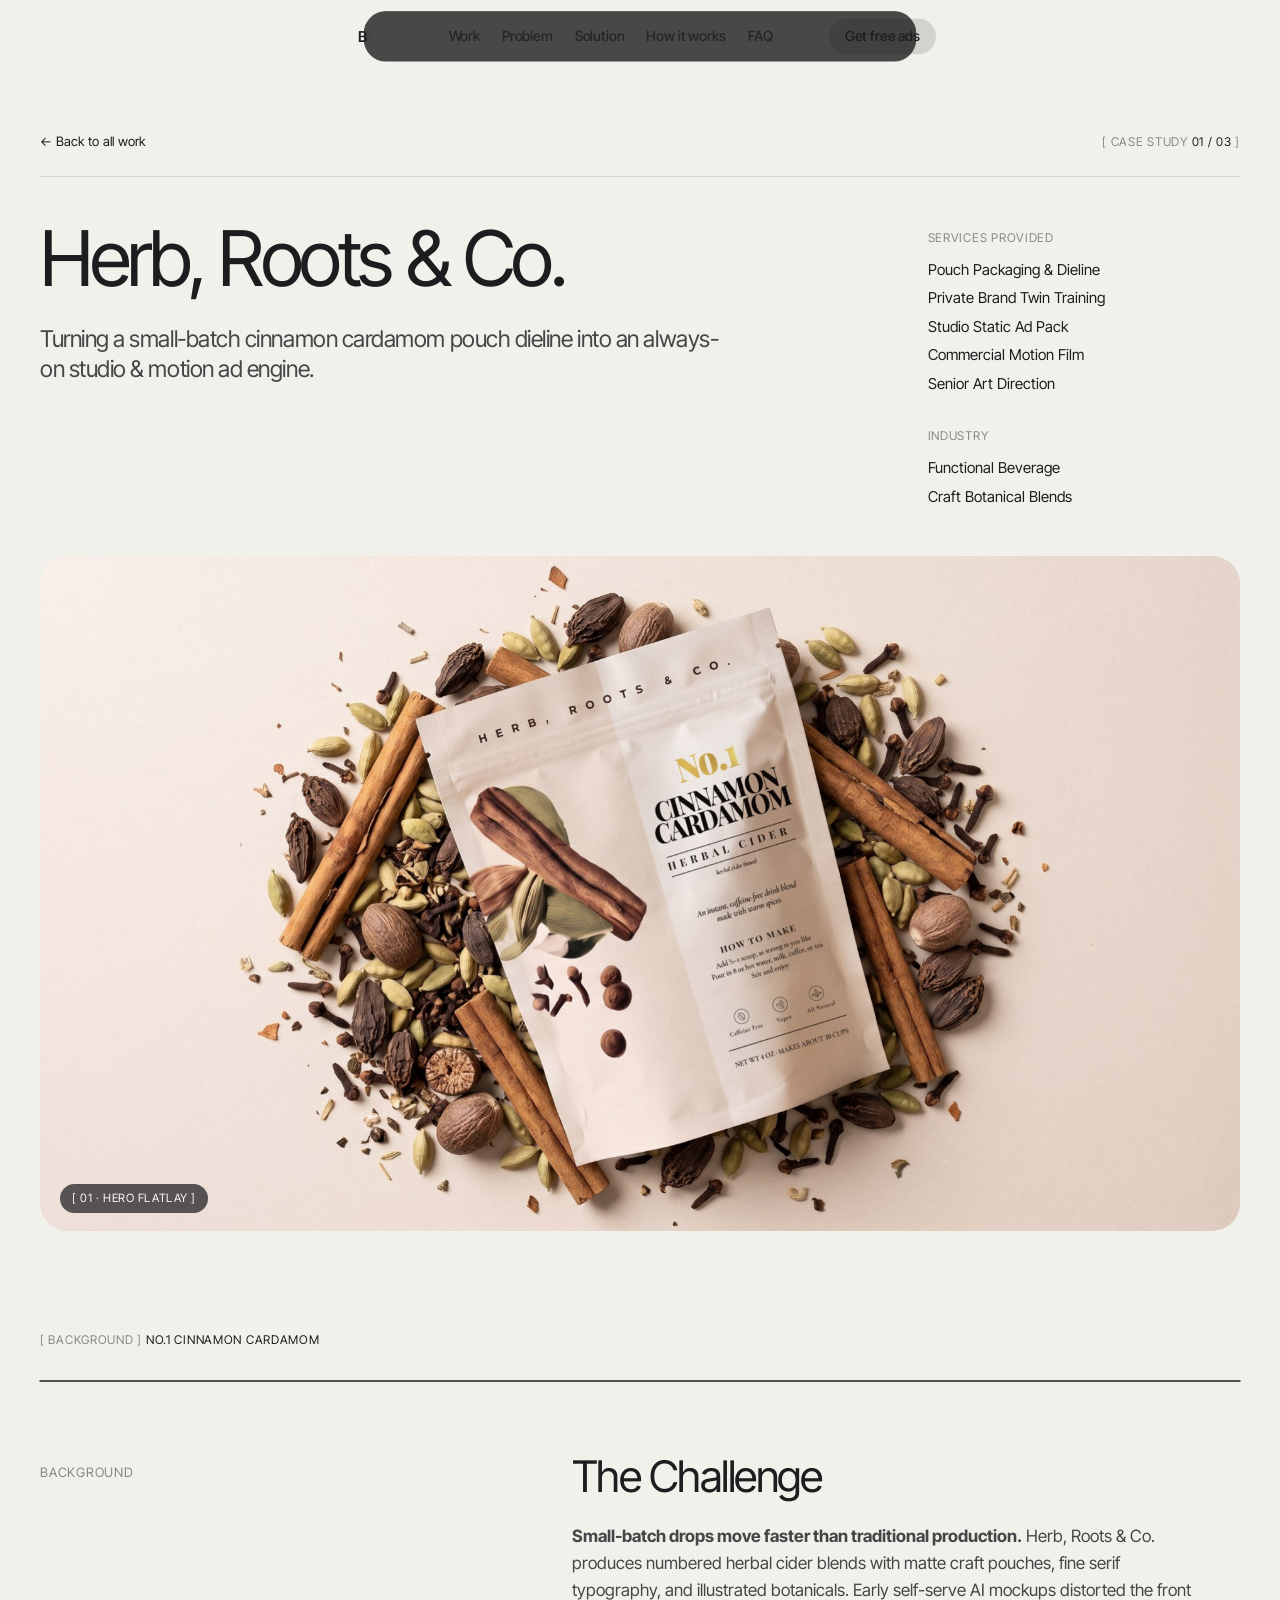
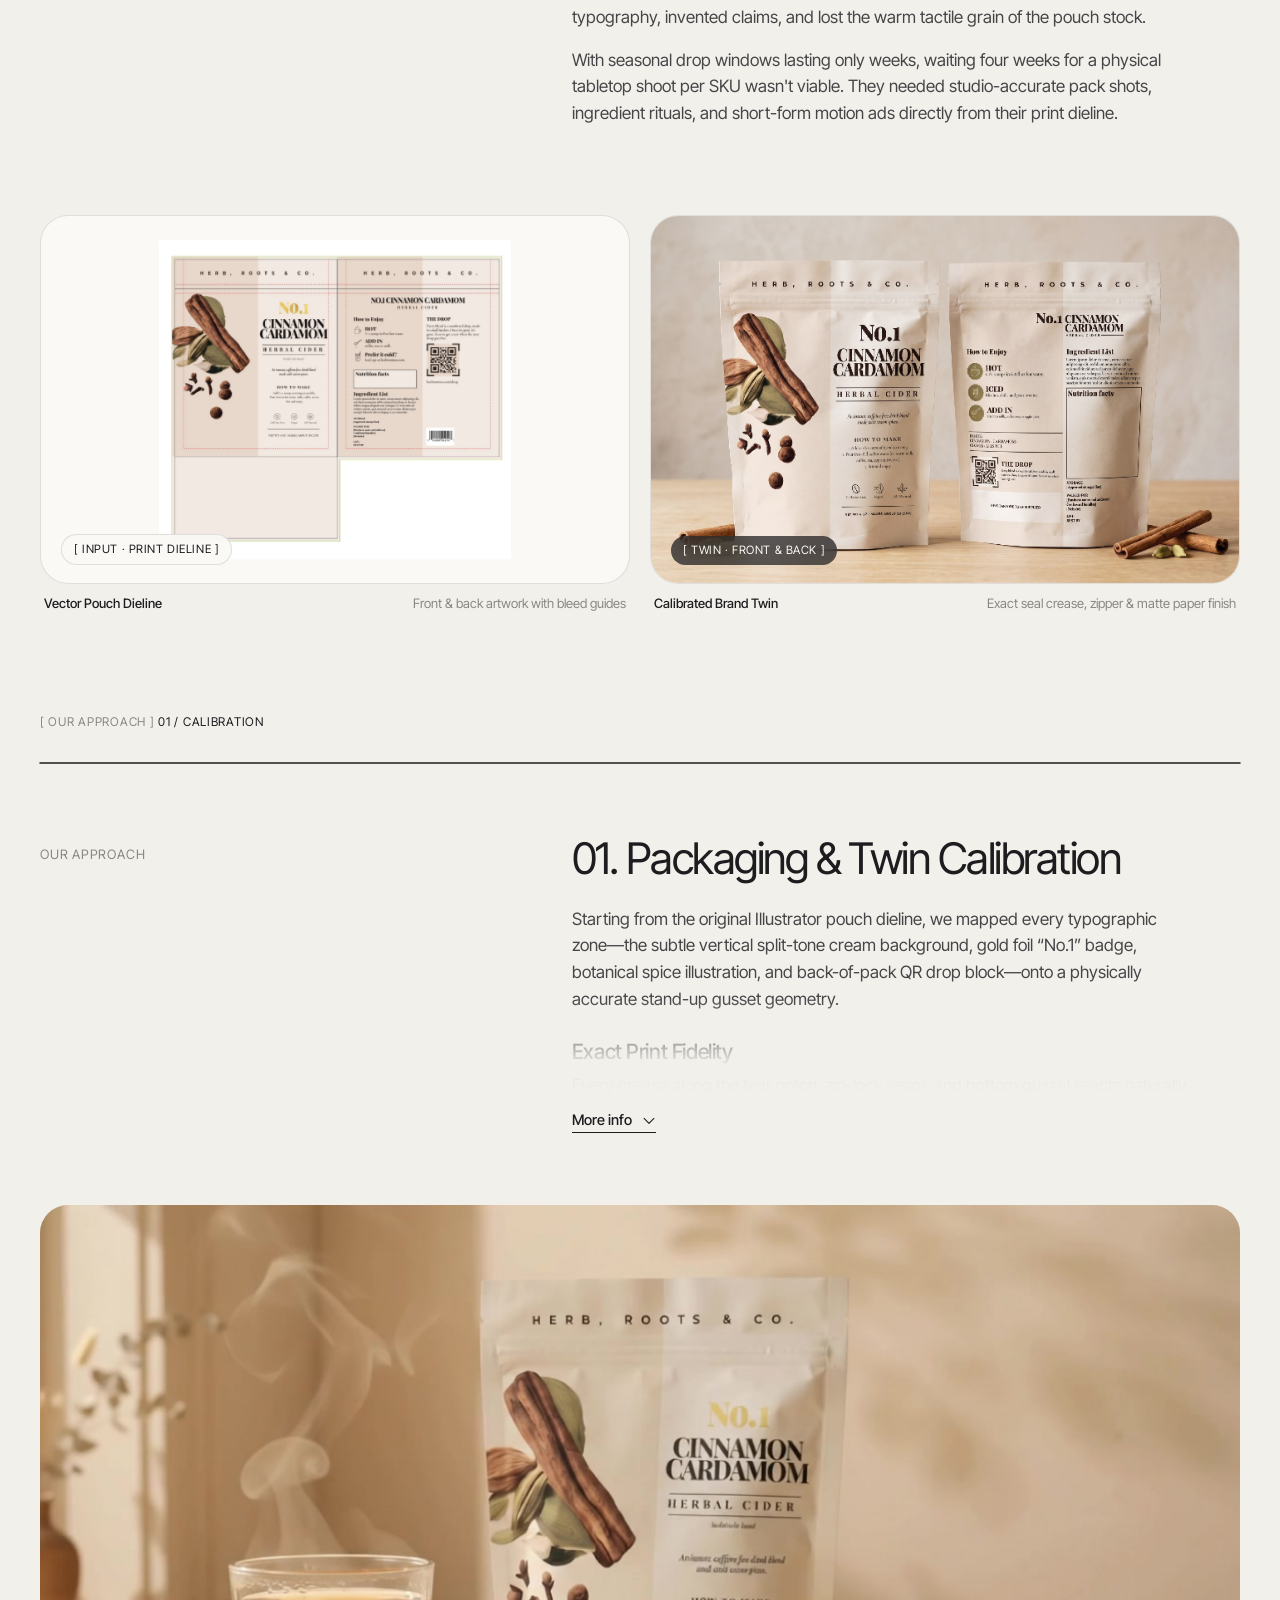
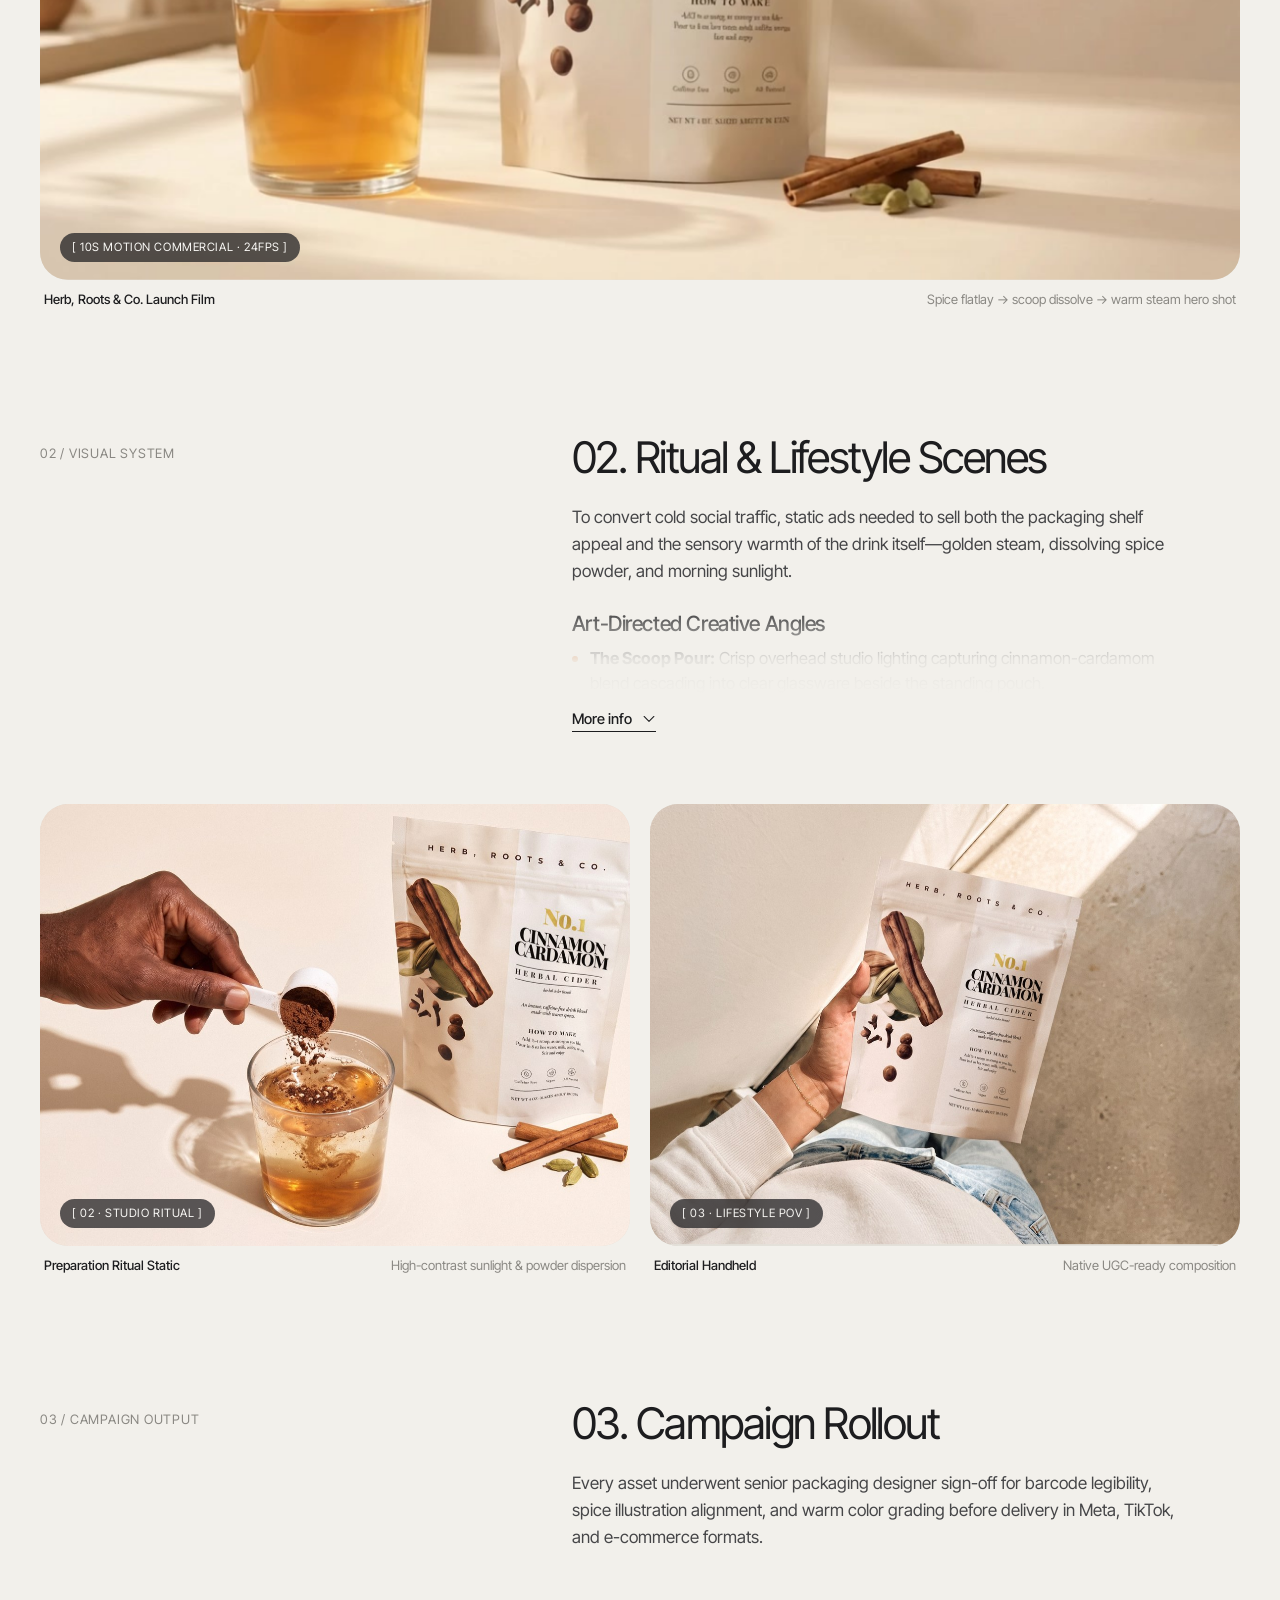
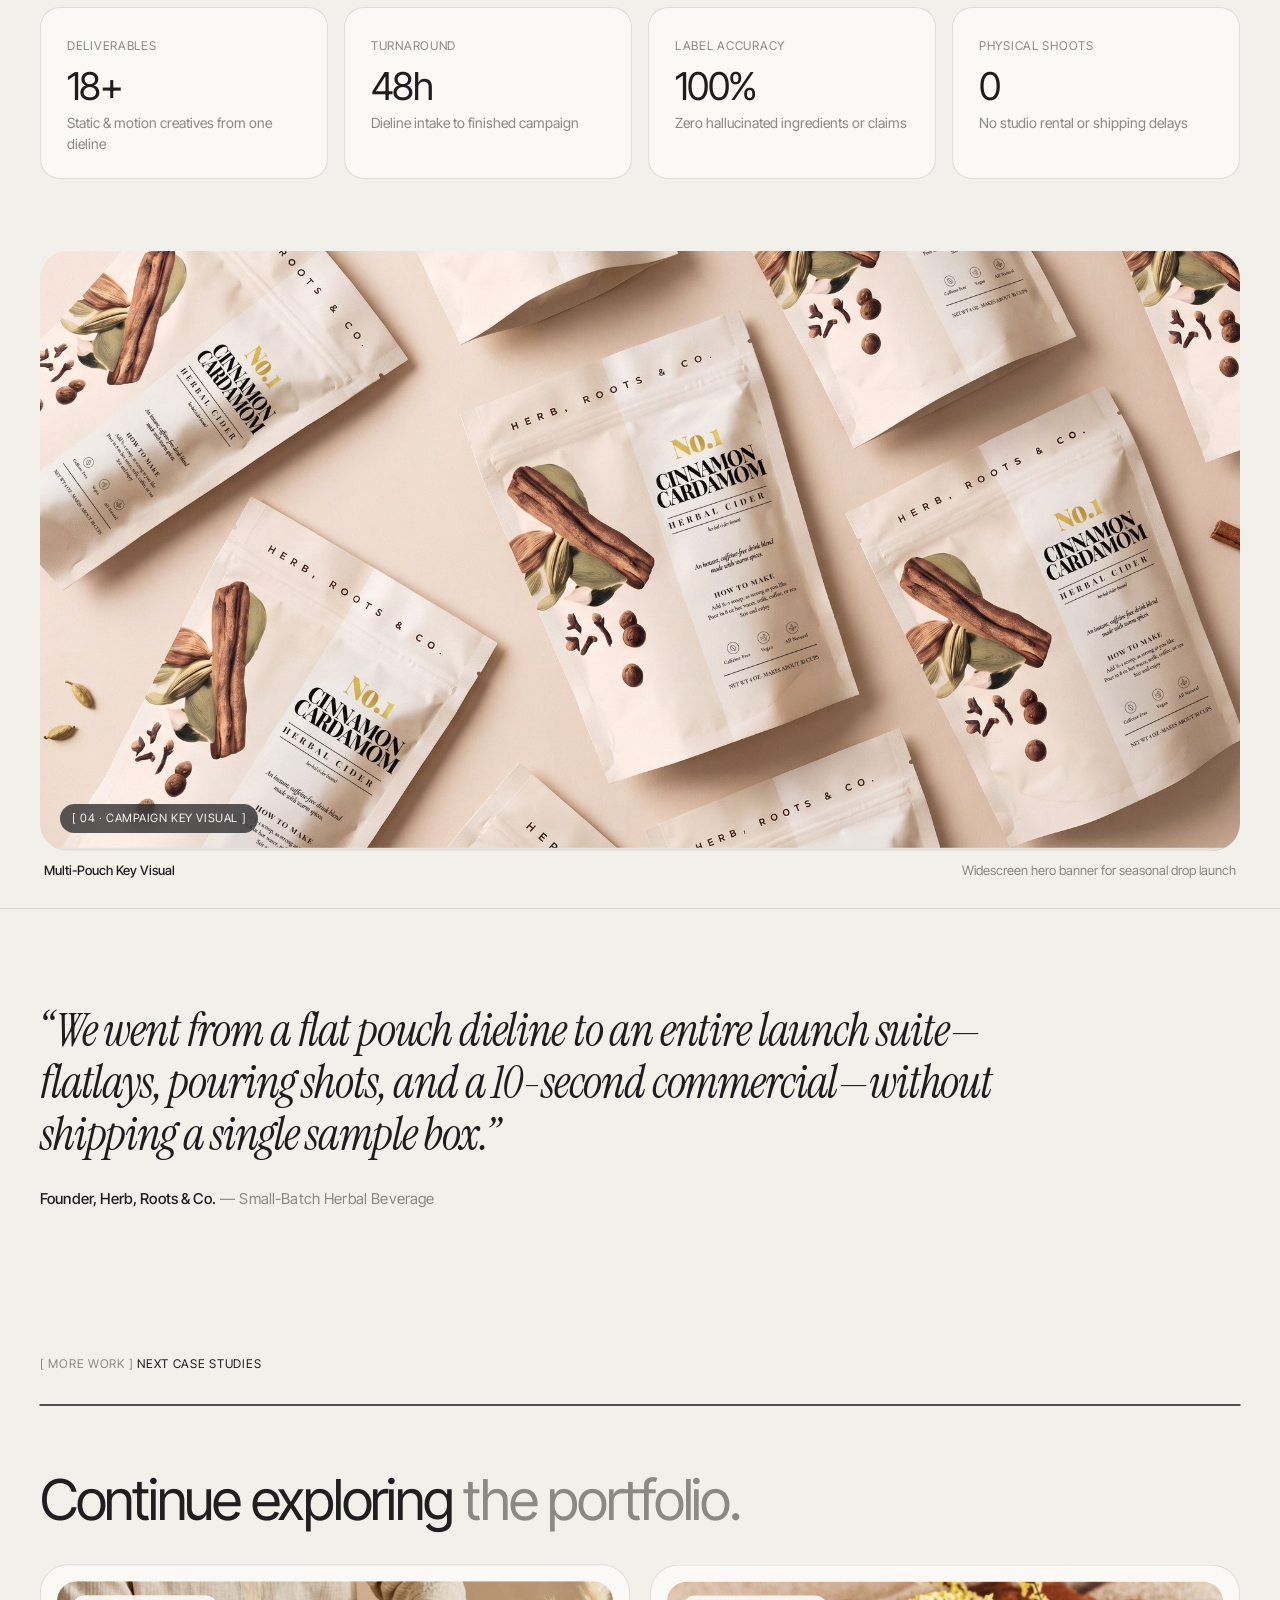
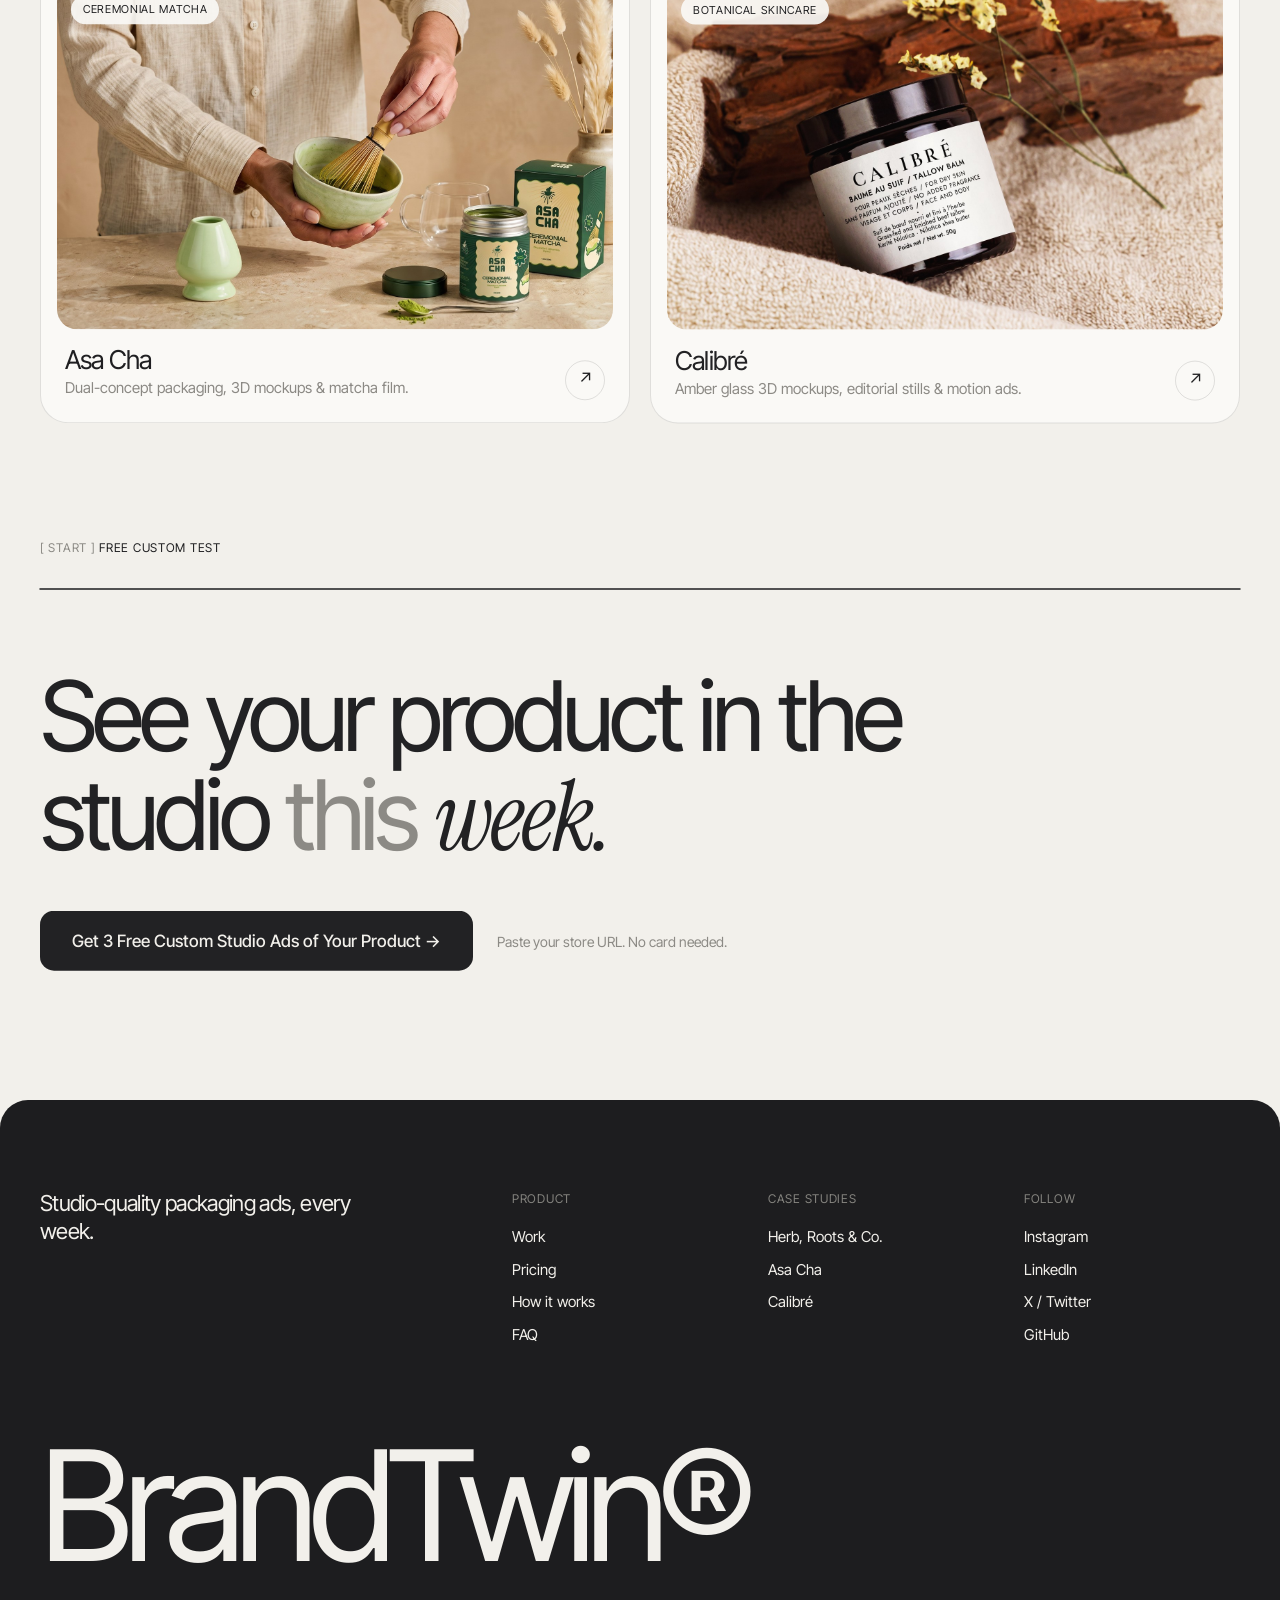
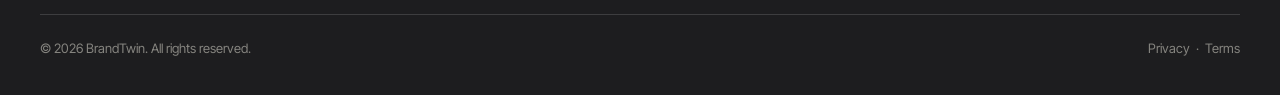
<file: work/herb-roots-co.html>
<!DOCTYPE html>
<html lang="en">
<head>
<meta charset="utf-8">
<meta name="viewport" content="width=device-width, initial-scale=1">
<title>Herb, Roots &amp; Co. — Case Study · BrandTwin®</title>
<meta name="description" content="How BrandTwin built a pixel-exact pouch Brand Twin, studio statics, and a launch motion film for Herb, Roots & Co. No.1 Cinnamon Cardamom Herbal Cider.">
<link rel="preconnect" href="https://fonts.googleapis.com">
<link rel="preconnect" href="https://fonts.gstatic.com" crossorigin>
<link href="https://fonts.googleapis.com/css2?family=Inter+Tight:wght@300;400;500&family=Instrument+Serif:ital@0;1&display=swap" rel="stylesheet">
<link rel="stylesheet" href="../floating-navbar.css">
<link rel="stylesheet" href="../elastic-divider.css">
<link rel="stylesheet" href="../case-study.css">
</head>
<body>

<header
  class="fnb_wrap"
  data-anm-floating-navbar
  data-anm-dock-threshold="80"
  data-anm-dock-duration="0.42"
  data-anm-dock-ease="annnimate"
  data-anm-dock-mode="toggle"
  data-anm-dock-offset="12"
  data-anm-dock-mark="B"
>
  <div class="fnb_bg" data-anm-fnb-bg aria-hidden="true"></div>
  <nav class="fnb_nav" data-anm-fnb-nav aria-label="Main">
    <a class="fnb_logo" data-anm-fnb-logo href="../index.html#top" aria-label="BrandTwin">
      <span class="fnb_logo_text" data-anm-fnb-logo-text>BrandTwin®</span>
    </a>
    <ul class="fnb_links">
      <li class="fnb_links_item"><a class="fnb_link" data-anm-fnb-link href="../index.html#proof">Work</a></li>
      <li class="fnb_links_item"><a class="fnb_link" data-anm-fnb-link href="../index.html#problem">Problem</a></li>
      <li class="fnb_links_item"><a class="fnb_link" data-anm-fnb-link href="../index.html#solution">Solution</a></li>
      <li class="fnb_links_item"><a class="fnb_link" data-anm-fnb-link href="../index.html#how">How it works</a></li>
      <li class="fnb_links_item"><a class="fnb_link" data-anm-fnb-link href="../index.html#faq">FAQ</a></li>
    </ul>
    <a class="fnb_cta" data-anm-fnb-cta href="#cta" data-open>Get free ads</a>
  </nav>
</header>

<main>
  <!-- Case Study Hero -->
  <section class="cs_hero">
    <div class="wrap">
      <div class="cs_crumb" data-cs-hero-item>
        <a class="cs_back" href="../index.html#proof">← Back to all work</a>
        <span class="cap">[ Case Study <b>01 / 03</b> ]</span>
      </div>
      <div class="cs_hero_grid">
        <div class="cs_hero_main">
          <h1 data-cs-hero-title>Herb, Roots <span class="ser">&amp;</span> Co.</h1>
          <p class="cs_hero_lead" data-cs-hero-item>Turning a small-batch cinnamon cardamom pouch dieline into an always-on studio &amp; motion ad engine.</p>
        </div>
        <aside class="cs_hero_meta" data-cs-hero-item>
          <div class="cs_meta_group">
            <h4>Services Provided</h4>
            <ul>
              <li>Pouch Packaging &amp; Dieline</li>
              <li>Private Brand Twin Training</li>
              <li>Studio Static Ad Pack</li>
              <li>Commercial Motion Film</li>
              <li>Senior Art Direction</li>
            </ul>
          </div>
          <div class="cs_meta_group">
            <h4>Industry</h4>
            <ul>
              <li>Functional Beverage</li>
              <li>Craft Botanical Blends</li>
            </ul>
          </div>
        </aside>
      </div>
    </div>
  </section>

  <!-- Lead Showcase -->
  <section class="cs_showcase">
    <div class="wrap">
      <div class="cs_media_reveal ar-wide" data-cs-media>
        <img src="../assets/work/herb-roots/01-spice-flatlay.jpg" alt="Herb, Roots & Co. No.1 Cinnamon Cardamom pouch surrounded by whole cinnamon sticks, cardamom pods, nutmeg, and cloves" loading="eager">
        <span class="cs_media_curtain" aria-hidden="true"></span>
        <span class="cs_media_tag">[ 01 · Hero Flatlay ]</span>
      </div>
    </div>
  </section>

  <!-- Background / The Challenge -->
  <section class="cs_section" data-anm-fnb-hide-start>
    <div class="wrap">
      <div class="eldv_block" data-cs-reveal><div class="cap">[ Background ] <b>No.1 Cinnamon Cardamom</b></div></div>
      <div class="eldv_divider" data-anm-elastic-divider data-anm-color="#1D1D1F" data-anm-weight="1.5" data-anm-frequency="2.6" data-anm-damping="0.72" data-anm-sensitivity="1" data-anm-max-amplitude="38"><svg class="eldv_svg" data-anm-elastic-divider-svg aria-hidden="true" focusable="false"><path class="eldv_path" data-anm-elastic-divider-path fill="none" stroke-linecap="round"></path></svg></div>

      <div class="cs_row">
        <div class="cs_row_label" data-cs-reveal>Background</div>
        <div class="cs_col" data-cs-reveal>
          <h2>The Challenge</h2>
          <p><strong>Small-batch drops move faster than traditional production.</strong> Herb, Roots &amp; Co. produces numbered herbal cider blends with matte craft pouches, fine serif typography, and illustrated botanicals. Early self-serve AI mockups distorted the front typography, invented claims, and lost the warm tactile grain of the pouch stock.</p>
          <p>With seasonal drop windows lasting only weeks, waiting four weeks for a physical tabletop shoot per SKU wasn't viable. They needed studio-accurate pack shots, ingredient rituals, and short-form motion ads directly from their print dieline.</p>
        </div>
      </div>
    </div>
  </section>

  <!-- Grid 1: Dieline + Front/Back Studio Render -->
  <section class="cs_section_media">
    <div class="wrap">
      <div class="cs_grid">
        <figure class="cs_figure">
          <div class="cs_media_reveal ar-dieline contain" data-cs-media>
            <img src="../assets/work/herb-roots/05-pouch-dieline.jpg" alt="Herb, Roots & Co. No.1 Cinnamon Cardamom full flat pouch packaging dieline with cut and bleed marks" loading="lazy">
            <span class="cs_media_curtain" aria-hidden="true"></span>
            <span class="cs_media_tag light">[ Input · Print Dieline ]</span>
          </div>
          <figcaption class="cs_caption"><b>Vector Pouch Dieline</b><span>Front &amp; back artwork with bleed guides</span></figcaption>
        </figure>
        <figure class="cs_figure">
          <div class="cs_media_reveal ar-dieline" data-cs-media data-cs-delay="0.12">
            <img src="../assets/work/herb-roots/06-pouch-front-back.jpg" alt="Herb, Roots & Co. studio front and back pouch packaging render on oak table" loading="lazy">
            <span class="cs_media_curtain" aria-hidden="true"></span>
            <span class="cs_media_tag">[ Twin · Front &amp; Back ]</span>
          </div>
          <figcaption class="cs_caption"><b>Calibrated Brand Twin</b><span>Exact seal crease, zipper &amp; matte paper finish</span></figcaption>
        </figure>
      </div>
    </div>
  </section>

  <!-- Approach 01 -->
  <section class="cs_section">
    <div class="wrap">
      <div class="eldv_block" data-cs-reveal><div class="cap">[ Our Approach ] <b>01 / Calibration</b></div></div>
      <div class="eldv_divider" data-anm-elastic-divider data-anm-color="#1D1D1F" data-anm-weight="1.5" data-anm-frequency="2.6" data-anm-damping="0.72" data-anm-sensitivity="1" data-anm-max-amplitude="38"><svg class="eldv_svg" data-anm-elastic-divider-svg aria-hidden="true" focusable="false"><path class="eldv_path" data-anm-elastic-divider-path fill="none" stroke-linecap="round"></path></svg></div>

      <div class="cs_row">
        <div class="cs_row_label" data-cs-reveal>Our Approach</div>
        <div class="cs_col" data-cs-reveal>
          <div class="cs_more_wrap" data-cs-more>
            <div class="cs_more_body" data-cs-more-body>
              <h2>01. Packaging &amp; Twin Calibration</h2>
              <p>Starting from the original Illustrator pouch dieline, we mapped every typographic zone—the subtle vertical split-tone cream background, gold foil “No.1” badge, botanical spice illustration, and back-of-pack QR drop block—onto a physically accurate stand-up gusset geometry.</p>
              <h3>Exact Print Fidelity</h3>
              <p>Every crease along the tear notch, zip-lock seam, and bottom gusset reacts naturally to directional studio light without warping the serif lettering or nutritional icons.</p>
              <ul>
                <li>1:1 lockup preservation for the “No.1 Cinnamon Cardamom” title and usage badges.</li>
                <li>Material shader tuned for uncoated warm craft laminate with soft specular roll-off.</li>
                <li>Front and back UV-mapped Twin enabling effortless angle switches across scenes.</li>
              </ul>
              <div class="cs_more_fade" aria-hidden="true"></div>
            </div>
            <button type="button" class="cs_more_btn" data-cs-more-btn aria-expanded="false">
              <span data-cs-more-label>More info</span>
              <svg viewBox="0 0 20 13" fill="none" aria-hidden="true"><path d="M3 4.34375L10 11.3438L17 4.34375" stroke="currentColor" stroke-width="1.5" stroke-linecap="round" stroke-linejoin="round"/></svg>
            </button>
          </div>
        </div>
      </div>
    </div>
  </section>

  <!-- Full-width Motion Film -->
  <section class="cs_section_media">
    <div class="wrap">
      <figure class="cs_figure">
        <div class="cs_media_reveal ar-wide" data-cs-media>
          <video class="cs_video" src="../hero_herbal_cider.mp4" poster="../hero_herbal_cider_poster.jpg" muted loop playsinline preload="metadata"></video>
          <span class="cs_media_curtain" aria-hidden="true"></span>
          <span class="cs_media_tag">[ 10s Motion Commercial · 24fps ]</span>
        </div>
        <figcaption class="cs_caption"><b>Herb, Roots &amp; Co. Launch Film</b><span>Spice flatlay → scoop dissolve → warm steam hero shot</span></figcaption>
      </figure>
    </div>
  </section>

  <!-- Approach 02 -->
  <section class="cs_section">
    <div class="wrap">
      <div class="cs_row">
        <div class="cs_row_label" data-cs-reveal>02 / Visual System</div>
        <div class="cs_col" data-cs-reveal>
          <div class="cs_more_wrap" data-cs-more>
            <div class="cs_more_body" data-cs-more-body>
              <h2>02. Ritual &amp; Lifestyle Scenes</h2>
              <p>To convert cold social traffic, static ads needed to sell both the packaging shelf appeal and the sensory warmth of the drink itself—golden steam, dissolving spice powder, and morning sunlight.</p>
              <h3>Art-Directed Creative Angles</h3>
              <ul>
                <li><strong>The Scoop Pour:</strong> Crisp overhead studio lighting capturing cinnamon-cardamom blend cascading into clear glassware beside the standing pouch.</li>
                <li><strong>Daylight Hand-Held:</strong> Authentic POV lifestyle frame pairing natural linen textures and warm window shadows for organic TikTok/Reels native placements.</li>
                <li><strong>Overhead Flatlay:</strong> Editorial spice halo framing the pouch for hero PDP banners and paid social carousels.</li>
              </ul>
              <div class="cs_more_fade" aria-hidden="true"></div>
            </div>
            <button type="button" class="cs_more_btn" data-cs-more-btn aria-expanded="false">
              <span data-cs-more-label>More info</span>
              <svg viewBox="0 0 20 13" fill="none" aria-hidden="true"><path d="M3 4.34375L10 11.3438L17 4.34375" stroke="currentColor" stroke-width="1.5" stroke-linecap="round" stroke-linejoin="round"/></svg>
            </button>
          </div>
        </div>
      </div>
    </div>
  </section>

  <!-- Grid 2: 2-Column Lifestyle & Ritual Shots -->
  <section class="cs_section_media">
    <div class="wrap">
      <div class="cs_grid">
        <figure class="cs_figure">
          <div class="cs_media_reveal ar-43" data-cs-media>
            <img src="../assets/work/herb-roots/02-pour-ritual.jpg" alt="Hand scooping spiced herbal cider powder into a glass of warm water beside Herb, Roots & Co. pouch" loading="lazy">
            <span class="cs_media_curtain" aria-hidden="true"></span>
            <span class="cs_media_tag">[ 02 · Studio Ritual ]</span>
          </div>
          <figcaption class="cs_caption"><b>Preparation Ritual Static</b><span>High-contrast sunlight &amp; powder dispersion</span></figcaption>
        </figure>
        <figure class="cs_figure">
          <div class="cs_media_reveal ar-43" data-cs-media data-cs-delay="0.12">
            <img src="../assets/work/herb-roots/03-handheld-sunlight.jpg" alt="Lifestyle shot holding Herb, Roots & Co. pouch in natural morning window light" loading="lazy">
            <span class="cs_media_curtain" aria-hidden="true"></span>
            <span class="cs_media_tag">[ 03 · Lifestyle POV ]</span>
          </div>
          <figcaption class="cs_caption"><b>Editorial Handheld</b><span>Native UGC-ready composition</span></figcaption>
        </figure>
      </div>
    </div>
  </section>

  <!-- Approach 03 + Metrics -->
  <section class="cs_section">
    <div class="wrap">
      <div class="cs_row">
        <div class="cs_row_label" data-cs-reveal>03 / Campaign Output</div>
        <div class="cs_col" data-cs-reveal>
          <h2>03. Campaign Rollout</h2>
          <p>Every asset underwent senior packaging designer sign-off for barcode legibility, spice illustration alignment, and warm color grading before delivery in Meta, TikTok, and e-commerce formats.</p>
        </div>
      </div>
      <div class="cs_metrics">
        <div class="cs_metric"><span class="cap">Deliverables</span><strong>18+</strong><p>Static &amp; motion creatives from one dieline</p></div>
        <div class="cs_metric"><span class="cap">Turnaround</span><strong>48h</strong><p>Dieline intake to finished campaign</p></div>
        <div class="cs_metric"><span class="cap">Label accuracy</span><strong>100%</strong><p>Zero hallucinated ingredients or claims</p></div>
        <div class="cs_metric"><span class="cap">Physical shoots</span><strong>0</strong><p>No studio rental or shipping delays</p></div>
      </div>
    </div>
  </section>

  <!-- Finale Full-Width Campaign Pattern -->
  <section class="cs_section_media">
    <div class="wrap">
      <figure class="cs_figure">
        <div class="cs_media_reveal ar-21" data-cs-media>
          <img src="../assets/work/herb-roots/04-campaign-grid.jpg" alt="Multiple Herb, Roots & Co. Cinnamon Cardamom pouches arranged in an editorial studio grid" loading="lazy">
          <span class="cs_media_curtain" aria-hidden="true"></span>
          <span class="cs_media_tag">[ 04 · Campaign Key Visual ]</span>
        </div>
        <figcaption class="cs_caption"><b>Multi-Pouch Key Visual</b><span>Widescreen hero banner for seasonal drop launch</span></figcaption>
      </figure>
    </div>
  </section>

  <!-- Testimonial Quote -->
  <section class="cs_quote_sec">
    <div class="wrap">
      <div class="cs_quote_wrap" data-cs-reveal>
        <blockquote class="cs_quote_text">“We went from a flat pouch dieline to an entire launch suite—flatlays, pouring shots, and a 10-second commercial—without shipping a single sample box.”</blockquote>
        <div class="cs_quote_by"><b>Founder, Herb, Roots &amp; Co.</b> — Small-Batch Herbal Beverage</div>
      </div>
    </div>
  </section>

  <!-- Next Case Studies -->
  <section class="cs_next_sec">
    <div class="wrap">
      <div class="eldv_block" data-cs-reveal><div class="cap">[ More Work ] <b>Next case studies</b></div></div>
      <div class="eldv_divider" data-anm-elastic-divider data-anm-color="#1D1D1F" data-anm-weight="1.5" data-anm-frequency="2.6" data-anm-damping="0.72" data-anm-sensitivity="1" data-anm-max-amplitude="38"><svg class="eldv_svg" data-anm-elastic-divider-svg aria-hidden="true" focusable="false"><path class="eldv_path" data-anm-elastic-divider-path fill="none" stroke-linecap="round"></path></svg></div>
      <div class="cs_next_head" data-cs-reveal>
        <h2>Continue exploring <em>the portfolio.</em></h2>
      </div>
      <div class="cs_next_grid">
        <a class="cs_next_card" href="asa-cha.html" data-cs-reveal>
          <div class="cs_next_thumb">
            <img src="../assets/work/asa-cha/01-whisking-ritual.jpg" alt="Asa Cha Ceremonial Matcha whisking ritual" loading="lazy">
            <span class="cs_next_pill">Ceremonial Matcha</span>
          </div>
          <div class="cs_next_body">
            <div><h3>Asa Cha</h3><p>Dual-concept packaging, 3D mockups &amp; matcha film.</p></div>
            <span class="cs_next_arrow" aria-hidden="true">↗</span>
          </div>
        </a>
        <a class="cs_next_card" href="calibre.html" data-cs-reveal data-cs-delay="0.1">
          <div class="cs_next_thumb">
            <img src="../assets/work/calibre/07-botanical-linen.jpg" alt="Calibré Botanical Tallow Balm jar on organic linen" loading="lazy">
            <span class="cs_next_pill">Botanical Skincare</span>
          </div>
          <div class="cs_next_body">
            <div><h3>Calibré</h3><p>Amber glass 3D mockups, editorial stills &amp; motion ads.</p></div>
            <span class="cs_next_arrow" aria-hidden="true">↗</span>
          </div>
        </a>
      </div>
    </div>
  </section>

  <!-- CTA -->
  <section class="cta" id="cta">
    <div class="wrap">
      <div class="eldv_block" data-cs-reveal><div class="cap">[ Start ] <b>Free custom test</b></div></div>
      <div class="eldv_divider" data-anm-elastic-divider data-anm-color="#1D1D1F" data-anm-weight="1.5" data-anm-frequency="2.6" data-anm-damping="0.72" data-anm-sensitivity="1" data-anm-max-amplitude="38"><svg class="eldv_svg" data-anm-elastic-divider-svg aria-hidden="true" focusable="false"><path class="eldv_path" data-anm-elastic-divider-path fill="none" stroke-linecap="round"></path></svg></div>
      <h2 data-cs-reveal>See your product in the studio <em>this <span class="ser">week.</span></em></h2>
      <div class="row" data-cs-reveal><button class="btn lg" data-open>Get 3 Free Custom Studio Ads of Your Product →</button><span>Paste your store URL. No card needed.</span></div>
    </div>
  </section>
</main>

<footer>
  <div class="wrap">
    <div class="fg">
      <div class="lead">Studio-quality packaging ads, every week.</div>
      <div><h5>Product</h5><ul><li><a href="../index.html#proof">Work</a></li><li><a href="../index.html#solution">Pricing</a></li><li><a href="../index.html#how">How it works</a></li><li><a href="../index.html#faq">FAQ</a></li></ul></div>
      <div><h5>Case Studies</h5><ul><li><a href="herb-roots-co.html">Herb, Roots &amp; Co.</a></li><li><a href="asa-cha.html">Asa Cha</a></li><li><a href="calibre.html">Calibré</a></li></ul></div>
      <div><h5>Follow</h5><ul><li><a href="#">Instagram</a></li><li><a href="#">LinkedIn</a></li><li><a href="#">X / Twitter</a></li><li><a href="https://github.com/Waqasdevs/brandtwin">GitHub</a></li></ul></div>
    </div>
    <div class="fl">BrandTwin®</div>
    <div class="fb"><span>© 2026 BrandTwin. All rights reserved.</span><span><a href="#">Privacy</a> &nbsp;·&nbsp; <a href="#">Terms</a></span></div>
  </div>
</footer>

<div class="md" id="md">
  <form class="box" id="f">
    <button type="button" class="x" id="cl">Close</button>
    <div class="cap">[ Free offer ]</div>
    <div id="fb">
      <h3>Get 3 free studio ads</h3>
      <input name="n" placeholder="Your name" required>
      <input type="email" name="e" placeholder="Email" required>
      <input type="url" name="u" placeholder="Store URL — https://" required>
      <button class="btn" style="width:100%;justify-content:center">Send my 3 free ads</button>
    </div>
  </form>
</div>

<script src="../gsap.min.js"></script>
<script src="../ScrollTrigger.min.js"></script>
<script src="../CustomEase.min.js"></script>
<script src="../SplitText.min.js"></script>
<script src="../floating-navbar.js"></script>
<script src="../elastic-divider.js"></script>
<script src="../case-study.js"></script>
</body>
</html>
</file>
<file: floating-navbar.css>
@font-face {
  font-family: 'Switzer';
  src: url('/fonts/Switzer-Variable.woff2') format('woff2');
  font-weight: 100 900;
  font-display: swap;
}

.fnb_wrap {
  --fnb-margin: 40px;
  --fnb-bar-h: 82px;
  --fnb-fg: rgba(255, 250, 242, 0.94);
  --fnb-ring: rgba(255, 250, 242, 0.45);
  --fnb-sans: 'Inter Tight', -apple-system, BlinkMacSystemFont, 'Helvetica Neue', Arial, sans-serif;

  position: fixed;
  top: 0;
  left: 0;
  right: 0;
  z-index: 50;
  height: var(--fnb-bar-h);
  font-family: var(--fnb-sans);
  -webkit-font-smoothing: antialiased;
  pointer-events: none;
  transition: transform 0.42s cubic-bezier(0.3, 0.9, 0.1, 1);
}

.fnb_wrap.is-docked {
  --fnb-fg: rgba(255, 250, 242, 0.94);
  --fnb-ring: rgba(255, 255, 255, 0.35);
}

.fnb_wrap.is-hidden {
  transform: translateY(-100%);
  transition: transform 0.36s cubic-bezier(0.7, 0, 0.16, 1);
}

.fnb_wrap.is-hidden:focus-within {
  transform: none;
}

/* The glass layer is taller than the bar so a low-floating pill never runs out of box to clip into. */
.fnb_bg {
  --fnb-ct: 0px;
  --fnb-cx: 0px;
  --fnb-cb: 32px;
  --fnb-cr: 0px;
  --fnb-fill: 0;
  --fnb-blur: 0px;
  --fnb-sat: 1;

  position: absolute;
  top: 0;
  left: 0;
  right: 0;
  height: calc(var(--fnb-bar-h) + 32px);
  background-color: rgba(29, 29, 31, var(--fnb-fill));
  -webkit-backdrop-filter: blur(var(--fnb-blur)) saturate(var(--fnb-sat));
  backdrop-filter: blur(var(--fnb-blur)) saturate(var(--fnb-sat));
  clip-path: inset(var(--fnb-ct) var(--fnb-cx) var(--fnb-cb) var(--fnb-cx) round var(--fnb-cr));
  pointer-events: none;
  will-change: clip-path;
}

.fnb_nav {
  position: relative;
  display: grid;
  grid-template-columns: 1fr auto 1fr;
  align-items: center;
  height: 100%;
  padding: 0 var(--fnb-margin);
  color: var(--fnb-fg);
  transition: color 0.32s cubic-bezier(0.3, 0.9, 0.1, 1);
}

.fnb_logo {
  grid-column: 1;
  justify-self: start;
  display: inline-flex;
  align-items: baseline;
  font-size: 15px;
  font-weight: 600;
  letter-spacing: -0.02em;
  line-height: 1;
  color: inherit;
  text-decoration: none;
  border-radius: 2px;
  pointer-events: auto;
}

.fnb_logo_text {
  display: inline-flex;
  align-items: baseline;
}

.fnb_logo_mark {
  display: inline-block;
  border-radius: 2px;
}

/* Static mask: clips the folding letters at the mark's right edge, with vertical headroom. */
.fnb_logo_tail {
  display: inline-block;
  clip-path: inset(-0.3em 0 -0.3em 0);
}

.fnb_logo_tail_inner {
  display: inline-block;
  will-change: transform;
}

.fnb_links {
  grid-column: 2;
  display: flex;
  align-items: center;
  gap: 32px;
  margin: 0;
  padding: 0;
  list-style: none;
}

.fnb_links_item {
  display: block;
}

.fnb_link {
  display: inline-block;
  padding: 6px 0;
  font-size: 14px;
  font-weight: 500;
  letter-spacing: -0.01em;
  line-height: 1;
  color: inherit;
  text-decoration: none;
  opacity: 0.8;
  border-radius: 2px;
  pointer-events: auto;
  transition: opacity 0.18s cubic-bezier(0.7, 0, 0.16, 1);
}

.fnb_link:hover {
  opacity: 1;
}

.fnb_cta {
  grid-column: 3;
  justify-self: end;
  position: relative;
  isolation: isolate;
  display: inline-flex;
  align-items: center;
  height: 36px;
  padding: 0 16px;
  border-radius: 999px;
  font-size: 14px;
  font-weight: 500;
  letter-spacing: -0.01em;
  line-height: 1;
  color: inherit;
  text-decoration: none;
  pointer-events: auto;
}

.fnb_cta::before {
  content: '';
  position: absolute;
  inset: 0;
  z-index: -1;
  border-radius: inherit;
  background-color: currentColor;
  opacity: 0.14;
  transition: opacity 0.2s cubic-bezier(0.7, 0, 0.16, 1);
}

.fnb_cta:hover::before {
  opacity: 0.24;
}

.fnb_logo:focus-visible,
.fnb_link:focus-visible,
.fnb_cta:focus-visible {
  outline: 1px solid var(--fnb-ring);
  outline-offset: 2px;
}

.fnb_wrap.is-docked .fnb_logo:focus-visible {
  outline: none;
}

.fnb_wrap.is-docked .fnb_logo:focus-visible .fnb_logo_mark {
  outline: 1px solid var(--fnb-ring);
  outline-offset: 2px;
}

/* Docked layout, applied for one synchronous measurement only - the JS reads it, then removes it. */
.fnb_wrap.is-measuring .fnb_nav {
  display: flex;
  justify-content: center;
}

.fnb_wrap.is-measuring .fnb_logo {
  margin-right: 24px;
}

.fnb_wrap.is-measuring .fnb_logo_tail {
  display: none;
}

.fnb_wrap.is-measuring .fnb_links {
  gap: 20px;
  margin-right: 10px;
}

.fnb_page {
  position: relative;
  width: 100%;
  font-family: 'Switzer', -apple-system, BlinkMacSystemFont, sans-serif;
  -webkit-font-smoothing: antialiased;
}

.fnb_hero {
  position: relative;
  height: 100vh;
  height: 100dvh;
  min-height: 560px;
  overflow: hidden;
  background-color: #101010;
}

.fnb_hero_img {
  position: absolute;
  inset: 0;
  width: 100%;
  height: 100%;
  object-fit: cover;
  object-position: 66% 50%;
  filter: brightness(0.86) saturate(0.92);
}

.fnb_hero_scrim {
  position: absolute;
  inset: 0;
  background:
    linear-gradient(to bottom, rgba(16, 16, 16, 0.42) 0%, rgba(16, 16, 16, 0) 22%),
    linear-gradient(to top, rgba(16, 16, 16, 0.5) 0%, rgba(16, 16, 16, 0) 42%);
  pointer-events: none;
}

.fnb_hero_title {
  position: absolute;
  left: 40px;
  bottom: 40px;
  max-width: 7.4em;
  margin: 0;
  font-size: clamp(64px, 11vw, 176px);
  font-weight: 500;
  letter-spacing: -0.045em;
  line-height: 0.92;
  color: rgba(255, 250, 242, 0.92);
}

.fnb_body {
  display: grid;
  grid-template-columns: repeat(12, minmax(0, 1fr));
  column-gap: 20px;
  row-gap: 18vh;
  align-content: start;
  min-height: 200vh;
  padding: 22vh 40px 24vh;
  box-sizing: border-box;
  background-color: #ebebe9;
}

.fnb_text {
  grid-column: 9 / 13;
  max-width: 340px;
  margin: 0;
  font-size: 15px;
  font-weight: 380;
  line-height: 1.55;
  letter-spacing: -0.01em;
  color: rgba(16, 16, 16, 0.78);
}

.fnb_media {
  position: relative;
  margin: 0;
  overflow: hidden;
  background-color: #dededc;
}

.fnb_media_wide {
  grid-column: 1 / 8;
  aspect-ratio: 3 / 2;
}

.fnb_media_tall {
  grid-column: 9 / 12;
  align-self: end;
  margin-top: 30vh;
  aspect-ratio: 4 / 5;
}

.fnb_media_img {
  position: absolute;
  inset: 0;
  width: 100%;
  height: 100%;
  object-fit: cover;
}

@media (prefers-reduced-motion: reduce) {
  .fnb_wrap,
  .fnb_wrap.is-hidden {
    transition: none;
  }
}

@media (max-width: 767px) {
  .fnb_wrap {
    --fnb-margin: 20px;
    --fnb-bar-h: 72px;
  }

  .fnb_links {
    display: none;
  }

  .fnb_hero_title {
    left: 20px;
    bottom: 28px;
  }

  .fnb_body {
    grid-template-columns: minmax(0, 1fr);
    row-gap: 12vh;
    padding: 16vh 20px 20vh;
  }

  .fnb_text,
  .fnb_media_wide {
    grid-column: 1;
  }

  .fnb_media_tall {
    grid-column: 1;
    justify-self: end;
    width: 68%;
    margin-top: 0;
  }
}
</file>
<file: elastic-divider.css>
.eldv_stage {
  --eldv-bg:        #ebebe9;
  --eldv-fg:        rgba(16, 16, 16, 0.92);
  --eldv-fg-dim:    rgba(16, 16, 16, 0.6);
  --eldv-margin:    40px;
  --eldv-container: 1080px;
  --eldv-sans:      'Switzer', -apple-system, BlinkMacSystemFont, sans-serif;
  box-sizing: border-box;
  width: 100%;
  min-height: 100vh;
  min-height: 100dvh;
  padding: var(--eldv-margin);
  display: flex;
  align-items: center;
  justify-content: center;
  background: var(--eldv-bg);
  font-family: var(--eldv-sans);
  -webkit-font-smoothing: antialiased;
  /* The preview template's overlay layer is pointer-events: none; the stage must be hit-testable again. */
  pointer-events: auto;
}

.eldv_container {
  width: 100%;
  max-width: var(--eldv-container);
}

.eldv_block {
  display: flex;
  align-items: flex-end;
  justify-content: space-between;
  gap: 40px;
  /* Sits close above the line, just clear of the string's widest swing. */
  margin-bottom: -20px;
}

.eldv_label {
  font-size: 13px;
  font-weight: 500;
  letter-spacing: -0.01em;
  color: var(--eldv-fg);
}

.eldv_text {
  margin: 0;
  white-space: nowrap;
  font-size: 15px;
  font-weight: 380;
  line-height: 1.55;
  letter-spacing: -0.01em;
  color: var(--eldv-fg-dim);
}

/* The separator: as wide as its container, and tall enough that the string has room to swing both ways. */
.eldv_divider {
  position: relative;
  width: 100%;
  height: 120px;
  /* A sideways swipe flicks the line; a vertical drag stays with the browser and scrolls the page. */
  touch-action: pan-y;
}

.eldv_svg {
  position: absolute;
  inset: 0;
  display: block;
  width: 100%;
  height: 100%;
  overflow: visible;
  pointer-events: none;
}

.eldv_path {
  fill: none;
}

@media (max-width: 767px) {
  .eldv_stage {
    --eldv-margin: 20px;
  }

  .eldv_block {
    flex-direction: column;
    align-items: flex-start;
    gap: 10px;
    margin-bottom: -12px;
  }

  .eldv_text {
    white-space: normal;
  }

  .eldv_divider {
    height: 96px;
  }
}
</file>
<file: process-rail.css>
/* the scroll track; JS makes it tall where the stage sticks, auto elsewhere */
.prl_wrap {
  position: relative;
  width: 100%;
  height: var(--prl-track, auto);
  background: transparent;
  color: inherit;
  font-family: inherit;
  -webkit-font-smoothing: antialiased;
}

/* the visible block: CSS sticky holds it while the track scrolls past, no JS pin */
.prl_stage {
  position: sticky;
  top: 0;
  display: grid;
  align-content: center;
  width: 100%;
  min-height: 100vh;
  min-height: 100svh;
  padding: 28px 0;
}

.prl_stage .eldv_block {
  margin-bottom: -16px;
}

.prl_stage .eldv_divider {
  height: 76px;
  margin-bottom: -8px;
}

.prl_wrap[data-anm-sticky="false"] .prl_stage {
  position: relative;
  min-height: 0;
  padding: 0;
}

.prl_rail {
  position: relative;
  align-self: center;
  width: 100%;
  max-width: 1360px;
  margin: 32px auto 0;
}

/* JS fits the line to the steps; the svg is a fixed-height strip above them */
.prl_svg {
  display: block;
  width: 100%;
  height: 24px;
  overflow: visible;
}

.prl_svg_mobile {
  display: none;
}

.prl_path,
.prl_path_ghost {
  fill: none;
  stroke: var(--ink, #1D1D1F);
  stroke-width: 1.5;
  stroke-linecap: round;
  stroke-linejoin: round;
}

.prl_path {
  opacity: 0.85;
}

/* the route is dotted underneath so the eye knows where the bead is headed */
.prl_path_ghost {
  opacity: 0.28;
  stroke-dasharray: 1 7;
}

.prl_bead {
  position: absolute;
  top: 0;
  left: 0;
  z-index: 2;
  width: var(--prl-bead, 10px);
  height: var(--prl-bead, 10px);
  border-radius: 50%;
  background: var(--ink, #1D1D1F);
  box-shadow: 0 0 0 calc(var(--prl-bead, 10px) * 0.5) var(--bg, #F2F0EB);
  pointer-events: none;
  will-change: transform;
}

/* equal columns: even spacing, and each step's anchor is its column's middle */
.prl_steps {
  display: grid;
  grid-auto-flow: column;
  grid-auto-columns: 1fr;
  column-gap: 24px;
  margin: 20px 0 0;
  padding: 0;
  list-style: none;
}

.prl_step {
  position: relative;
  min-width: 0;
  will-change: opacity;
}

.prl_step_btn {
  display: flex;
  flex-direction: column;
  height: 100%;
  width: 100%;
  margin: 0;
  padding: 0;
  border: 0;
  border-radius: 4px;
  background: transparent;
  color: inherit;
  font: inherit;
  text-align: left;
  cursor: pointer;
  -webkit-tap-highlight-color: transparent;
}

.prl_step_btn:focus-visible {
  outline: 1px solid rgba(16, 16, 16, 0.3);
  outline-offset: 4px;
}

.prl_step_num {
  display: block;
  height: 1em;
  font-size: 12px;
  font-weight: 400;
  line-height: 1;
  letter-spacing: 0.06em;
  text-transform: uppercase;
  color: var(--mute, #8A8883);
  font-variant-numeric: tabular-nums;
}

/* a digit is a 1em window over a strip of glyphs; overflow clip plus the
   invisible in-flow glyph keeps the baseline where text expects it */
.prl_col {
  position: relative;
  display: inline-block;
  overflow: clip;
  width: 0.64em;
  height: 1em;
  line-height: 1;
  vertical-align: baseline;
}

.prl_col::before {
  content: '0';
  visibility: hidden;
}

.prl_strip {
  position: absolute;
  top: 0;
  left: 0;
  width: 100%;
  will-change: transform;
}

.prl_glyph {
  display: block;
  height: 1em;
  line-height: 1;
  text-align: center;
}

.prl_step_title {
  display: block;
  margin-top: 14px;
  font-size: 24px;
  font-weight: 400;
  line-height: 1.12;
  letter-spacing: -0.03em;
  color: var(--ink, #1D1D1F);
}

.prl_step_text {
  display: block;
  margin-top: 8px;
  margin-bottom: 18px;
  font-size: 15px;
  line-height: 1.48;
  color: #58585a;
}

/* the active step's image; its space is reserved so a card never changes height */
.prl_step_media {
  display: block;
  width: 100%;
  margin-top: auto;
  aspect-ratio: 16 / 10;
  border-radius: 18px;
  overflow: hidden;
  transform-origin: 50% 0;
  will-change: transform, opacity;
}

.prl_step_media img {
  display: block;
  width: 100%;
  height: 100%;
  object-fit: cover;
}

@media (max-width: 767px) {
  /* phones never stick: the stacked steps are taller than the screen */
  .prl_stage {
    position: relative;
    padding: 20px;
  }

  /* the steps stack beside a vertical line JS fits to them */
  .prl_rail {
    padding-left: 72px;
    padding-bottom: 0;
  }

  .prl_svg_desktop {
    display: none;
  }

  .prl_svg_mobile {
    display: block;
    position: absolute;
    top: 0;
    left: 0;
    width: 72px;
    height: 100%;
  }

  /* equal-height rows: every step holds the room its image needs, so nothing
     shifts when an image comes in and the bead spacing stays even */
  .prl_steps {
    grid-auto-flow: row;
    grid-auto-rows: 1fr;
    row-gap: 48px;
    column-gap: 0;
    margin-top: 0;
  }
}

@media (prefers-reduced-motion: reduce) {
  .prl_bead,
  .prl_step,
  .prl_strip,
  .prl_step_media {
    will-change: auto;
  }
}
</file>
<file: curtain-slider.css>
/* Curtain Slider - full-bleed drop-in video/image slider. Advancing runs a
   direction-aware 12-column clip-path curtain wipe on the outgoing layer
   while the incoming layer zoom-settles and brightens beneath. */

.cs_wrap {
  --cs-bg:      #101010;
  --cs-fg:      rgba(255, 250, 242, 0.94);
  --cs-fg-soft: rgba(255, 250, 242, 0.78);
  --cs-fg-dim:  rgba(255, 250, 242, 0.72);
  --cs-line:    rgba(255, 255, 255, 0.22);
  --cs-line-on: rgba(255, 250, 242, 0.92);
  --cs-pill-bg: rgba(20, 20, 20, 0.42);
  --cs-circle:  rgba(255, 255, 255, 0.12);
  --cs-circle-hover: rgba(204, 85, 0, 0.88);
  --cs-margin:  40px;
  --cs-sans:    'Inter Tight', -apple-system, BlinkMacSystemFont, sans-serif;
}

.cs_wrap {
  position: absolute;
  inset: 0;
  width: 100%;
  height: 100%;
  z-index: 1;
  overflow: hidden;
  background: var(--cs-bg);
  font-family: var(--cs-sans);
  -webkit-font-smoothing: antialiased;
  touch-action: pan-y;
  outline: none;
  cursor: grab;
}

.cs_wrap:active {
  cursor: grabbing;
}

.cs_slides {
  display: none;
}

.cs_stage {
  position: relative;
  width: 100%;
  height: 100%;
}

/* ---- Media layers: each layer is N column strips. ---- */
.cs_layers {
  position: absolute;
  inset: 0;
  z-index: 1;
}

.cs_layer {
  position: absolute;
  inset: 0;
}

.cs_strip {
  position: absolute;
  top: 0;
  height: 100%;
  overflow: hidden;
}

.cs_strip_inner {
  position: absolute;
  top: 0;
  height: 100%;
}

.cs_layer_img,
.cs_strip_canvas {
  position: absolute;
  inset: 0;
  width: 100%;
  height: 100%;
  object-fit: cover;
  object-position: center;
  transform-origin: 50% 50%;
  display: block;
}

/* Per-strip darkening overlay - dimming tweens THIS element's opacity
   (GPU-composited) instead of filter: brightness on the media. */
.cs_shade {
  position: absolute;
  inset: 0;
  background: #0a0a0a;
  opacity: 0;
  pointer-events: none;
}

/* ---- Scrim for text legibility ---- */
.cs_scrim {
  position: absolute;
  inset: 0;
  z-index: 2;
  background:
    linear-gradient(to bottom, rgba(12, 12, 12, 0.62) 0%, rgba(12, 12, 12, 0.34) 45%, rgba(12, 12, 12, 0.72) 100%),
    radial-gradient(circle at 24% 42%, rgba(12, 12, 12, 0.42) 0%, rgba(12, 12, 12, 0) 65%);
  pointer-events: none;
}

/* ---- Label, bottom-right above title ---- */
.cs_label {
  position: absolute;
  right: var(--cs-margin);
  bottom: 112px;
  z-index: 4;
  font-size: 12px;
  font-weight: 400;
  letter-spacing: 0.06em;
  text-transform: uppercase;
  color: var(--cs-fg-soft);
  pointer-events: none;
  text-align: right;
}

.cs_label_line {
  position: relative;
  display: block;
  white-space: nowrap;
  width: max-content;
  margin-left: auto;
  overflow: hidden;
}

/* ---- Display title, bottom-right ---- */
.cs_title {
  position: absolute;
  right: var(--cs-margin);
  bottom: 66px;
  z-index: 4;
  margin: 0;
  font-size: clamp(28px, 3.2vw, 46px);
  font-weight: 400;
  letter-spacing: -0.035em;
  line-height: 1.02;
  color: var(--cs-fg);
  width: max-content;
  max-width: calc(100% - var(--cs-margin) * 2);
  pointer-events: none;
  text-align: right;
}

.cs_title_line {
  position: relative;
  display: block;
  white-space: nowrap;
  width: max-content;
  margin-left: auto;
  overflow-x: visible;
  overflow-y: hidden;
  padding-bottom: 0.18em;
  margin-bottom: -0.18em;
}

.cs_title_char {
  position: relative;
  display: inline-block;
}

/* ---- Index roller, bottom-right ---- */
.cs_index {
  position: absolute;
  right: var(--cs-margin);
  bottom: 38px;
  z-index: 4;
  display: flex;
  align-items: center;
  line-height: 1;
  font-size: 13px;
  font-weight: 500;
  letter-spacing: 0.02em;
  color: var(--cs-fg-dim);
  pointer-events: none;
}

.cs_digit_wrap {
  position: relative;
  display: inline-block;
  overflow-x: visible;
  overflow-y: hidden;
  height: 1em;
  width: 0.62em;
  vertical-align: top;
}

.cs_digit_roller {
  position: absolute;
  left: 0;
  top: 0;
  display: flex;
  flex-direction: column;
}

.cs_digit_roller span {
  display: block;
  height: 1em;
  line-height: 1;
}

.cs_index_divider {
  display: inline-block;
  margin: 0 0.3em;
  color: var(--cs-line);
  line-height: 1;
}

.cs_index_total {
  display: inline-block;
  line-height: 1;
}

/* ---- Progress hairline, below top navbar ---- */
.cs_progress {
  position: absolute;
  left: var(--cs-margin);
  right: var(--cs-margin);
  top: 82px;
  z-index: 4;
  height: 1px;
  background: var(--cs-line);
  overflow: hidden;
  pointer-events: none;
}

.cs_progress_fill {
  position: absolute;
  inset: 0;
  background: var(--cs-line-on);
  transform: scaleX(0);
}

/* ---- Control pill, bottom center ---- */
.cs_pill {
  position: absolute;
  left: 50%;
  bottom: 34px;
  z-index: 6;
  display: flex;
  align-items: center;
  gap: 12px;
  padding: 6px;
  border-radius: 999px;
  background: var(--cs-pill-bg);
  border: 1px solid rgba(255, 255, 255, 0.14);
  -webkit-backdrop-filter: blur(14px);
  backdrop-filter: blur(14px);
  transform: translateX(-50%);
  cursor: default;
}

.cs_arrow {
  position: relative;
  display: flex;
  align-items: center;
  justify-content: center;
  width: 40px;
  height: 40px;
  flex: 0 0 auto;
  border-radius: 999px;
  border: none;
  background: var(--cs-circle);
  color: var(--cs-fg);
  cursor: pointer;
  transition: background-color 0.2s ease;
}

.cs_arrow:hover {
  background: var(--cs-circle-hover);
}

.cs_arrow:focus-visible {
  outline: 2px solid rgba(255, 255, 255, 0.8);
  outline-offset: 2px;
}

.cs_arrow_icon {
  position: relative;
  display: block;
  width: 16px;
  height: 16px;
}

/* ---- Screen-reader-only live region ---- */
.cs_live {
  position: absolute;
  width: 1px;
  height: 1px;
  overflow: hidden;
  clip: rect(0 0 0 0);
  white-space: nowrap;
}

/* Outgoing text lines get lifted onto an absolute overlay inside the same
   element so the exit tween keeps running while the new line animates in. */
.cs_line_out {
  position: absolute;
  top: 0;
  right: 0;
  width: max-content;
  min-width: 100%;
}

/* ---- Mobile ---- */
@media (max-width: 900px) {
  .cs_wrap {
    --cs-margin: 20px;
  }

  .cs_progress {
    top: 70px;
  }

  .cs_label {
    bottom: 84px;
    font-size: 11px;
  }

  .cs_title {
    bottom: 52px;
    font-size: clamp(20px, 5.5vw, 28px);
  }

  .cs_index {
    bottom: 28px;
  }

  .cs_pill {
    left: 20px;
    bottom: 22px;
    transform: none;
  }
}
</file>
<file: accordion.css>
/* Accordion — smooth GSAP height + rotating/fading icon + SplitText line-by-line reveal */

.accordion_section {
  width: 100%;
}

.accordion_item {
  border-top: 1px solid var(--line, rgba(29, 29, 31, 0.12));
}

.accordion_item:first-child {
  border-top: 0;
}

.accordion_item:last-child {
  border-bottom: 1px solid var(--line, rgba(29, 29, 31, 0.12));
}

.accordion_trigger {
  width: 100%;
  display: flex;
  align-items: center;
  justify-content: space-between;
  gap: 24px;
  padding: 26px 0;
  background: none;
  border: 0;
  color: var(--ink, #1D1D1F);
  font-family: inherit;
  font-size: 24px;
  font-weight: 400;
  letter-spacing: -0.03em;
  line-height: 1.2;
  text-align: left;
  cursor: pointer;
  transition: color 0.25s ease;
}

.accordion_item:first-child .accordion_trigger {
  padding-top: 6px;
}

.accordion_trigger:hover {
  color: var(--accent, #CC5500);
}

.accordion_trigger:focus-visible {
  outline: 1px solid var(--ink, #1D1D1F);
  outline-offset: 4px;
  border-radius: 4px;
}

.accordion_title {
  flex: 1;
}

.accordion_icon {
  position: relative;
  width: 18px;
  height: 18px;
  flex: 0 0 18px;
  display: inline-flex;
  align-items: center;
  justify-content: center;
  color: var(--mute, #8A8883);
  transform-origin: 50% 50%;
  transition: color 0.25s ease;
}

.accordion_trigger:hover .accordion_icon {
  color: var(--accent, #CC5500);
}

.accordion_icon_bar {
  position: absolute;
  background-color: currentColor;
  border-radius: 1px;
}

.accordion_icon_h {
  width: 14px;
  height: 1.5px;
}

.accordion_icon_v {
  width: 1.5px;
  height: 14px;
}

.accordion_content {
  overflow: hidden;
  will-change: height;
}

.accordion_inner {
  padding-bottom: 26px;
}

.accordion_text {
  margin: 0;
  color: #58585a;
  max-width: 620px;
  font-size: 16.5px;
  line-height: 1.55;
}

.accordion_split_line-mask {
  overflow: hidden;
  display: block;
  padding-bottom: 0.08em;
  margin-bottom: -0.08em;
}

.accordion_split_line {
  display: block;
  will-change: transform;
}

@media (max-width: 900px) {
  .accordion_trigger {
    font-size: 20px;
    padding: 22px 0;
  }

  .accordion_inner {
    padding-bottom: 22px;
  }
}
</file>
<file: case-study.css>
:root {
  --bg: #F2F0EB;
  --ink: #1D1D1F;
  --mute: #8A8883;
  --line: rgba(29, 29, 31, 0.12);
  --card: #FAF9F6;
  --accent: #CC5500;
  --curtain: #E4E1DA;
  --r: 28px;
  --r-sm: 18px;
}

* { box-sizing: border-box; margin: 0; padding: 0; }
html { scroll-behavior: smooth; }
body {
  background: var(--bg);
  color: var(--ink);
  font-family: 'Inter Tight', -apple-system, 'Helvetica Neue', Arial, sans-serif;
  font-weight: 400;
  line-height: 1.5;
  -webkit-font-smoothing: antialiased;
  overflow-x: hidden;
}
img, video { display: block; max-width: 100%; }
a { color: inherit; text-decoration: none; }

.wrap { max-width: 1360px; margin: 0 auto; padding: 0 40px; }
.cap { font-size: 12px; letter-spacing: .06em; text-transform: uppercase; color: var(--mute); font-weight: 400; }
.cap b { font-weight: 400; color: var(--ink); }
.ser { font-family: 'Instrument Serif', Georgia, serif; font-style: italic; font-weight: 400; letter-spacing: -.03em; color: var(--ink); }
h1, h2, h3 { font-weight: 400; letter-spacing: -.04em; line-height: 1.02; }
h2 { font-size: clamp(34px, 4.4vw, 64px); }
h2 em, h1 em { font-style: normal; color: var(--mute); }

.btn {
  display: inline-flex; align-items: center; gap: 10px;
  height: 48px; padding: 0 24px; border-radius: 12px;
  background: var(--ink); color: var(--bg);
  font: 500 15px 'Inter Tight', sans-serif;
  border: 0; cursor: pointer; transition: background .25s ease;
}
.btn:hover { background: var(--accent); color: #fff; }
.btn.lg { height: 60px; padding: 0 32px; font-size: 17px; border-radius: 14px; }

/* Light-ground navbar adjustment: dark ink at top, crisp white inside docked dark pill */
.fnb_wrap:not(.is-docked) {
  --fnb-fg: #1D1D1F;
  --fnb-ring: rgba(29, 29, 31, 0.35);
}

/* ---- Case Study Hero (2-col asymmetric editorial header) ---- */
.cs_hero {
  padding: 132px 0 48px;
}
.cs_crumb {
  display: flex;
  justify-content: space-between;
  align-items: center;
  gap: 16px;
  padding-bottom: 24px;
  border-bottom: 1px solid var(--line);
  margin-bottom: 44px;
}
.cs_back {
  display: inline-flex;
  align-items: center;
  gap: 8px;
  font-size: 13px;
  letter-spacing: .02em;
  color: var(--ink);
  transition: color .2s ease, transform .2s ease;
}
.cs_back:hover { color: var(--accent); transform: translateX(-3px); }

.cs_hero_grid {
  display: grid;
  grid-template-columns: 1.45fr 0.55fr;
  gap: 64px;
  align-items: start;
}
.cs_hero_main h1 {
  font-size: clamp(44px, 6vw, 94px);
  letter-spacing: -.045em;
  line-height: 0.98;
  margin-bottom: 28px;
}
.cs_hero_lead {
  font-size: clamp(19px, 1.8vw, 26px);
  line-height: 1.32;
  letter-spacing: -.02em;
  color: #464648;
  max-width: 680px;
}

.cs_hero_meta {
  display: flex;
  flex-direction: column;
  gap: 32px;
  padding-top: 8px;
}
.cs_meta_group h4 {
  font-weight: 400;
  font-size: 12px;
  letter-spacing: .06em;
  text-transform: uppercase;
  color: var(--mute);
  margin-bottom: 12px;
}
.cs_meta_group ul {
  list-style: none;
  display: grid;
  gap: 6px;
  font-size: 15px;
  color: var(--ink);
}

/* ---- Lead Full-Width Showcase ---- */
.cs_showcase {
  padding: 0 0 28px;
}

/* ---- Reveal Media Container (Branded Agency curtain + scale settle) ---- */
.cs_media_reveal {
  position: relative;
  overflow: hidden;
  border-radius: var(--r);
  background: var(--curtain);
  aspect-ratio: 16 / 9;
}
.cs_media_reveal.ar-wide { aspect-ratio: 16 / 9; }
.cs_media_reveal.ar-21 { aspect-ratio: 2 / 1; }
.cs_media_reveal.ar-43 { aspect-ratio: 4 / 3; }
.cs_media_reveal.ar-45 { aspect-ratio: 4 / 5; }
.cs_media_reveal.ar-dieline {
  aspect-ratio: 16 / 10;
  background: var(--card);
  border: 1px solid var(--line);
}
.cs_media_reveal.ar-studio {
  aspect-ratio: 4 / 3;
  background: #fff;
  border: 1px solid var(--line);
}
.cs_media_reveal.ar-strip {
  aspect-ratio: 21 / 7;
  background: var(--card);
  border: 1px solid var(--line);
}
.cs_media_reveal img,
.cs_media_reveal video {
  width: 100%;
  height: 100%;
  object-fit: cover;
  transform-origin: 50% 50%;
  will-change: transform;
  transition: transform .8s cubic-bezier(.2, .7, .2, 1);
}
.cs_media_reveal.contain img {
  object-fit: contain;
  padding: 24px;
}
.cs_media_reveal:hover img {
  transform: scale(1.025);
}

.cs_media_curtain {
  position: absolute;
  inset: 0;
  z-index: 2;
  background: var(--curtain);
  transform-origin: bottom center;
  will-change: transform;
  pointer-events: none;
}

.cs_media_tag {
  position: absolute;
  left: 20px;
  bottom: 18px;
  z-index: 3;
  padding: 6px 12px;
  border-radius: 999px;
  background: rgba(29, 29, 31, 0.72);
  -webkit-backdrop-filter: blur(10px);
  backdrop-filter: blur(10px);
  color: #FAF9F6;
  font-size: 11.5px;
  letter-spacing: .05em;
  text-transform: uppercase;
  pointer-events: none;
}
.cs_media_tag.light {
  background: rgba(250, 249, 246, 0.9);
  color: var(--ink);
  border: 1px solid var(--line);
}

/* ---- Editorial Text Row (Branded Agency narrow column + BrandTwin elastic divider) ---- */
.cs_section {
  padding: 72px 0;
}
.cs_section_media {
  padding: 0 0 28px;
}
.eldv_block { margin-bottom: -28px; }
.eldv_divider { margin-bottom: -12px; }

.cs_row {
  display: grid;
  grid-template-columns: 0.42fr 0.58fr;
  gap: 48px;
  align-items: start;
  padding-top: 24px;
}
.cs_row_label {
  font-size: 13px;
  letter-spacing: .06em;
  text-transform: uppercase;
  color: var(--mute);
  padding-top: 10px;
}
.cs_col {
  max-width: 620px;
  position: relative;
}
.cs_col h2 {
  font-size: clamp(32px, 3.4vw, 48px);
  letter-spacing: -.035em;
  line-height: 1.06;
  margin-bottom: 24px;
}
.cs_col h3 {
  font-size: 21px;
  font-weight: 500;
  letter-spacing: -.02em;
  margin: 28px 0 10px;
  color: var(--ink);
}
.cs_col h3:first-child { margin-top: 0; }
.cs_col p {
  font-size: 17px;
  line-height: 1.58;
  color: #464648;
  margin-bottom: 16px;
}
.cs_col ul {
  list-style: none;
  margin: 12px 0 20px;
  display: grid;
  gap: 10px;
}
.cs_col li {
  position: relative;
  padding-left: 18px;
  font-size: 16.5px;
  line-height: 1.5;
  color: #464648;
}
.cs_col li::before {
  content: "";
  position: absolute;
  left: 0;
  top: 10px;
  width: 6px;
  height: 6px;
  border-radius: 50%;
  background: var(--accent);
}

/* ---- Collapsible "More info" Drawer (Branded Agency signature detail) ---- */
.cs_more_wrap {
  position: relative;
}
.cs_more_body {
  position: relative;
  overflow: hidden;
  transition: height 0.45s cubic-bezier(.22, .68, 0, 1);
}
.cs_more_fade {
  position: absolute;
  left: 0;
  right: 0;
  bottom: 0;
  height: 96px;
  background: linear-gradient(to bottom, rgba(242, 240, 235, 0), rgba(242, 240, 235, 0.92) 65%, var(--bg));
  pointer-events: none;
  transition: opacity 0.3s ease;
}
.cs_more_wrap.is-open .cs_more_fade {
  opacity: 0;
}
.cs_more_btn {
  position: relative;
  z-index: 2;
  display: inline-flex;
  align-items: center;
  gap: 10px;
  margin-top: 16px;
  padding: 0 0 4px;
  background: none;
  border: 0;
  border-bottom: 1px solid var(--ink);
  font: 500 14.5px 'Inter Tight', sans-serif;
  color: var(--ink);
  cursor: pointer;
  transition: color .2s ease, border-color .2s ease;
}
.cs_more_btn:hover {
  color: var(--accent);
  border-color: var(--accent);
}
.cs_more_btn svg {
  width: 14px;
  height: 14px;
  transition: transform 0.35s cubic-bezier(.22, .68, 0, 1);
}
.cs_more_wrap.is-open .cs_more_btn svg {
  transform: rotate(180deg);
}

/* ---- 2-Column Case Study Media Grid ---- */
.cs_grid {
  display: grid;
  grid-template-columns: 1fr 1fr;
  gap: 20px;
}
.cs_span_2 {
  grid-column: span 2;
}
.cs_figure {
  display: flex;
  flex-direction: column;
  gap: 10px;
}
.cs_caption {
  display: flex;
  justify-content: space-between;
  align-items: center;
  font-size: 13px;
  color: var(--mute);
  padding: 0 4px;
}
.cs_caption b {
  font-weight: 500;
  color: var(--ink);
}

/* ---- Specs / Metrics Bar ---- */
.cs_metrics {
  display: grid;
  grid-template-columns: repeat(4, 1fr);
  gap: 16px;
  margin-top: 40px;
}
.cs_metric {
  background: var(--card);
  border: 1px solid var(--line);
  border-radius: 20px;
  padding: 24px 26px;
}
.cs_metric strong {
  display: block;
  font-weight: 400;
  font-size: clamp(32px, 3vw, 46px);
  letter-spacing: -.04em;
  line-height: 1.05;
  margin: 10px 0 6px;
}
.cs_metric p {
  font-size: 14px;
  color: var(--mute);
  margin: 0;
}

/* ---- Client Testimonial Quote ---- */
.cs_quote_sec {
  padding: 96px 0 72px;
  border-top: 1px solid var(--line);
}
.cs_quote_wrap {
  max-width: 960px;
}
.cs_quote_text {
  font-family: 'Instrument Serif', Georgia, serif;
  font-style: italic;
  font-size: clamp(28px, 3.6vw, 50px);
  line-height: 1.12;
  letter-spacing: -.025em;
  color: var(--ink);
  margin-bottom: 28px;
}
.cs_quote_by {
  font-size: 15px;
  color: var(--mute);
  letter-spacing: .01em;
}
.cs_quote_by b {
  color: var(--ink);
  font-weight: 500;
}

/* ---- Next Case Studies ---- */
.cs_next_sec {
  padding: 72px 0 36px;
}
.cs_next_head {
  display: flex;
  justify-content: space-between;
  align-items: flex-end;
  gap: 24px;
  margin: 18px 0 36px;
}
.cs_next_grid {
  display: grid;
  grid-template-columns: 1fr 1fr;
  gap: 20px;
}
.cs_next_card {
  display: block;
  background: var(--card);
  border: 1px solid var(--line);
  border-radius: var(--r);
  padding: 16px;
  transition: transform .35s cubic-bezier(.2, .7, .2, 1), border-color .25s ease;
}
.cs_next_card:hover {
  transform: translateY(-5px);
  border-color: rgba(29, 29, 31, 0.35);
}
.cs_next_thumb {
  position: relative;
  border-radius: 20px;
  overflow: hidden;
  aspect-ratio: 16 / 10;
  background: var(--curtain);
}
.cs_next_thumb img {
  width: 100%;
  height: 100%;
  object-fit: cover;
  transition: transform .7s cubic-bezier(.2, .7, .2, 1);
}
.cs_next_card:hover .cs_next_thumb img {
  transform: scale(1.04);
}
.cs_next_pill {
  position: absolute;
  left: 14px;
  top: 14px;
  padding: 6px 12px;
  border-radius: 999px;
  background: rgba(250, 249, 246, 0.92);
  color: var(--ink);
  font-size: 11px;
  letter-spacing: .06em;
  text-transform: uppercase;
}
.cs_next_body {
  display: flex;
  justify-content: space-between;
  align-items: flex-end;
  gap: 16px;
  padding: 18px 8px 6px;
}
.cs_next_body h3 {
  font-size: 26px;
  letter-spacing: -.03em;
  margin-bottom: 4px;
}
.cs_next_body p {
  font-size: 15px;
  color: var(--mute);
}
.cs_next_arrow {
  width: 40px;
  height: 40px;
  flex: none;
  border-radius: 999px;
  border: 1px solid var(--line);
  display: inline-flex;
  align-items: center;
  justify-content: center;
  font-size: 17px;
  transition: background .25s ease, color .25s ease, border-color .25s ease;
}
.cs_next_card:hover .cs_next_arrow {
  background: var(--ink);
  color: var(--bg);
  border-color: var(--ink);
}

/* ---- BrandTwin CTA & Footer ---- */
section.cta { padding: 80px 0 130px; }
.cta h2 { font-size: clamp(44px, 7.6vw, 120px); letter-spacing: -.05em; margin: 28px 0 44px; max-width: 1100px; }
.cta .row { display: flex; gap: 24px; align-items: center; flex-wrap: wrap; }
.cta .row span { color: var(--mute); font-size: 14px; }

footer { background: var(--ink); color: var(--bg); padding: 90px 0 36px; border-radius: var(--r) var(--r) 0 0; }
.fg { display: grid; grid-template-columns: 2fr 1fr 1fr 1fr; gap: 40px; }
.fl { font-size: clamp(60px, 12vw, 190px); letter-spacing: -.06em; line-height: .9; margin-top: 90px; font-weight: 400; }
footer h5 { font-weight: 400; font-size: 12px; letter-spacing: .06em; text-transform: uppercase; color: #85847f; margin-bottom: 18px; }
footer ul { list-style: none; display: grid; gap: 10px; font-size: 15px; }
footer a:hover { color: var(--accent); }
footer .lead { font-size: 22px; letter-spacing: -.03em; max-width: 340px; line-height: 1.25; }
.fb { display: flex; justify-content: space-between; margin-top: 40px; padding-top: 24px; border-top: 1px solid rgba(255, 255, 255, .14); font-size: 13px; color: #85847f; }

/* ---- Modal ---- */
.md { position: fixed; inset: 0; background: rgba(20, 20, 20, .5); display: none; align-items: center; justify-content: center; z-index: 100; padding: 20px; }
.md.on { display: flex; }
.box { background: var(--bg); border-radius: var(--r); padding: 40px; width: 100%; max-width: 480px; }
.box h3 { font-size: 32px; letter-spacing: -.04em; margin: 12px 0 24px; }
.box input { width: 100%; height: 52px; border: 1px solid var(--line); background: var(--card); border-radius: 12px; padding: 0 16px; font: 400 16px 'Inter Tight', sans-serif; margin-bottom: 12px; color: var(--ink); }
.box input:focus { outline: 2px solid var(--ink); outline-offset: 1px; }
.box .x { float: right; background: none; border: 0; font-size: 14px; color: var(--mute); cursor: pointer; }

/* ---- SplitText reveal safety ---- */
.cs_split_line {
  display: block;
  overflow: hidden;
  padding-bottom: 0.08em;
  margin-bottom: -0.08em;
}
.cs_split_inner {
  display: block;
  will-change: transform;
}

@media (prefers-reduced-motion: reduce) {
  html { scroll-behavior: auto; }
  .cs_media_curtain { display: none; }
}

@media (max-width: 900px) {
  .wrap { padding: 0 20px; }
  .cs_hero { padding: 104px 0 32px; }
  .cs_hero_grid { grid-template-columns: 1fr; gap: 32px; }
  .cs_hero_meta { flex-direction: row; flex-wrap: wrap; gap: 28px 40px; }
  .cs_section { padding: 48px 0; }
  .cs_row { grid-template-columns: 1fr; gap: 16px; }
  .cs_grid { grid-template-columns: 1fr; gap: 16px; }
  .cs_span_2 { grid-column: auto; }
  .cs_media_reveal { border-radius: var(--r-sm); aspect-ratio: 4 / 3; }
  .cs_media_reveal.ar-45 { aspect-ratio: 4 / 5; }
  .cs_media_reveal.ar-strip { aspect-ratio: 16 / 6; }
  .cs_media_reveal.contain img { padding: 12px; }
  .cs_metrics { grid-template-columns: 1fr 1fr; }
  .cs_next_grid { grid-template-columns: 1fr; }
  .cs_next_head { flex-direction: column; align-items: flex-start; }
  .eldv_block { margin-bottom: -20px; }
  .eldv_divider { margin-bottom: -8px; }
  section.cta { padding: 48px 0 88px; }
  .fg { grid-template-columns: 1fr; }
  .fb { flex-direction: column; gap: 8px; }
}
</file>
